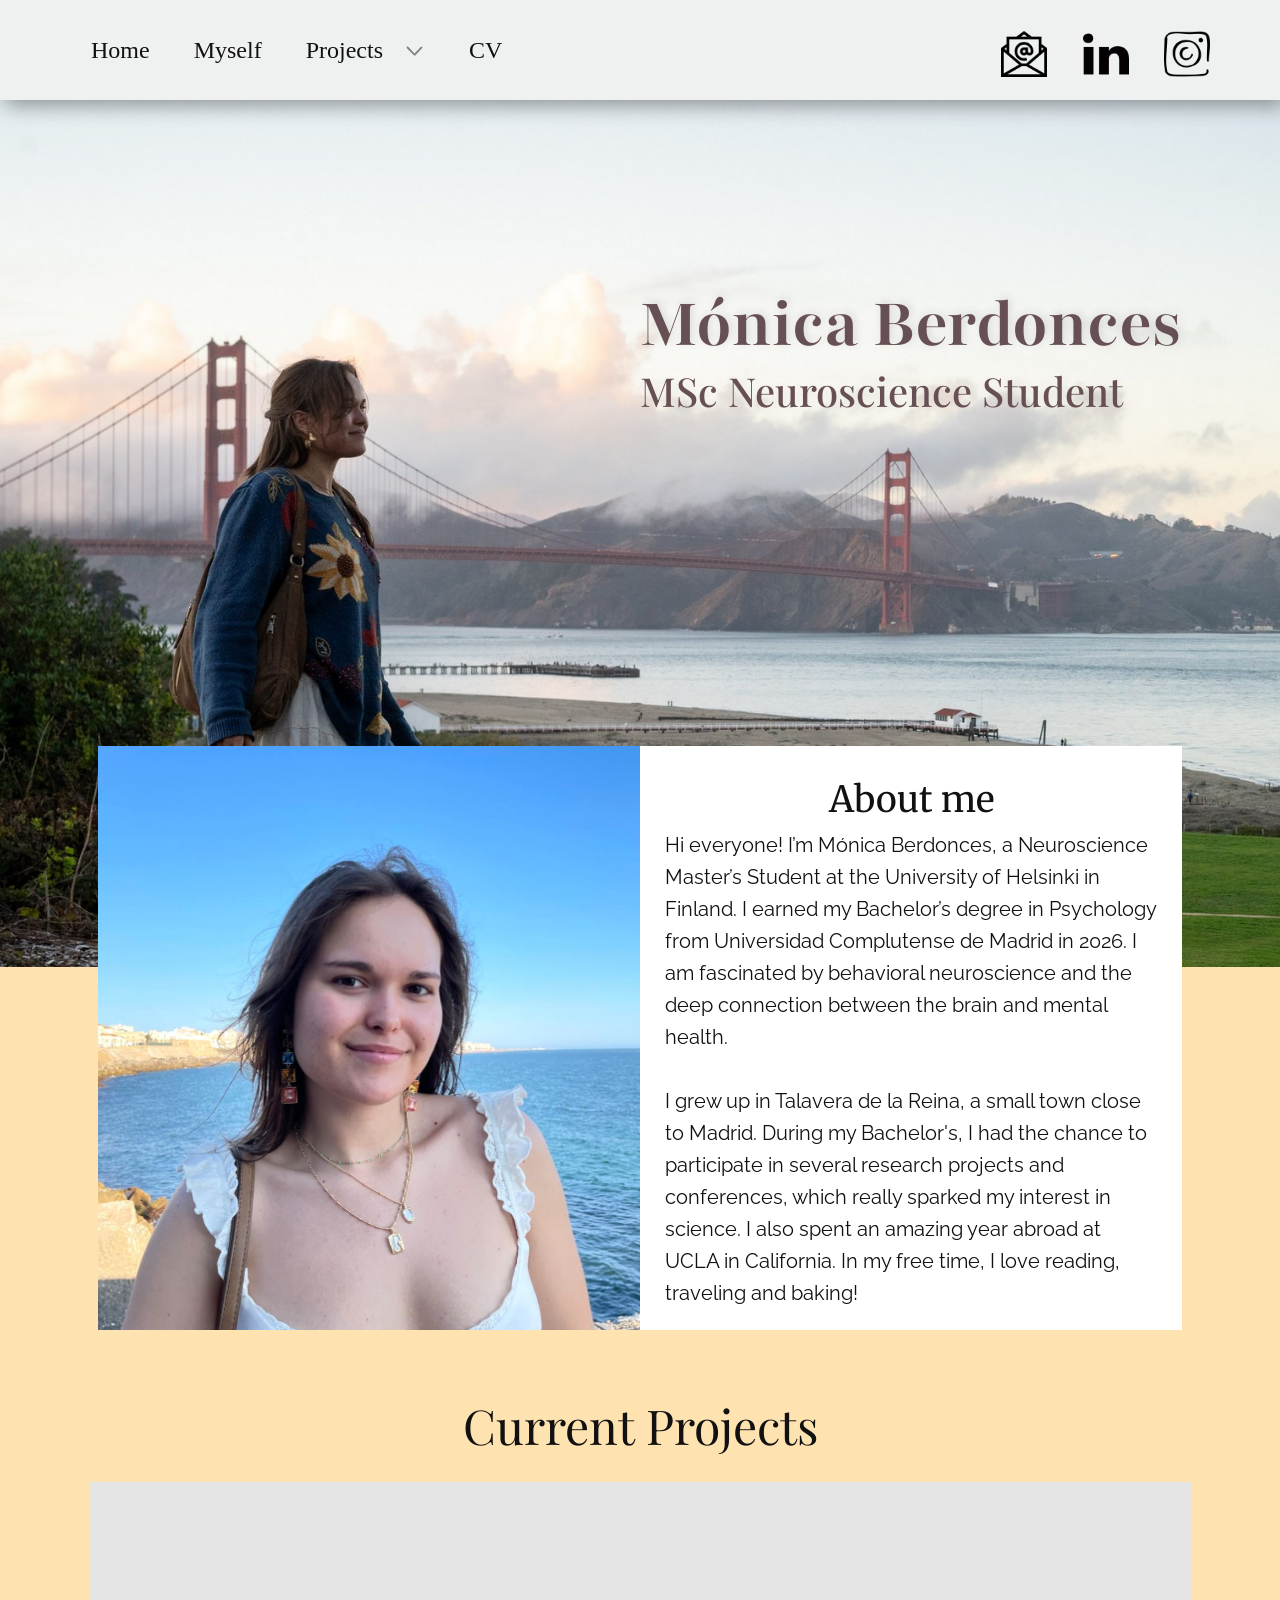
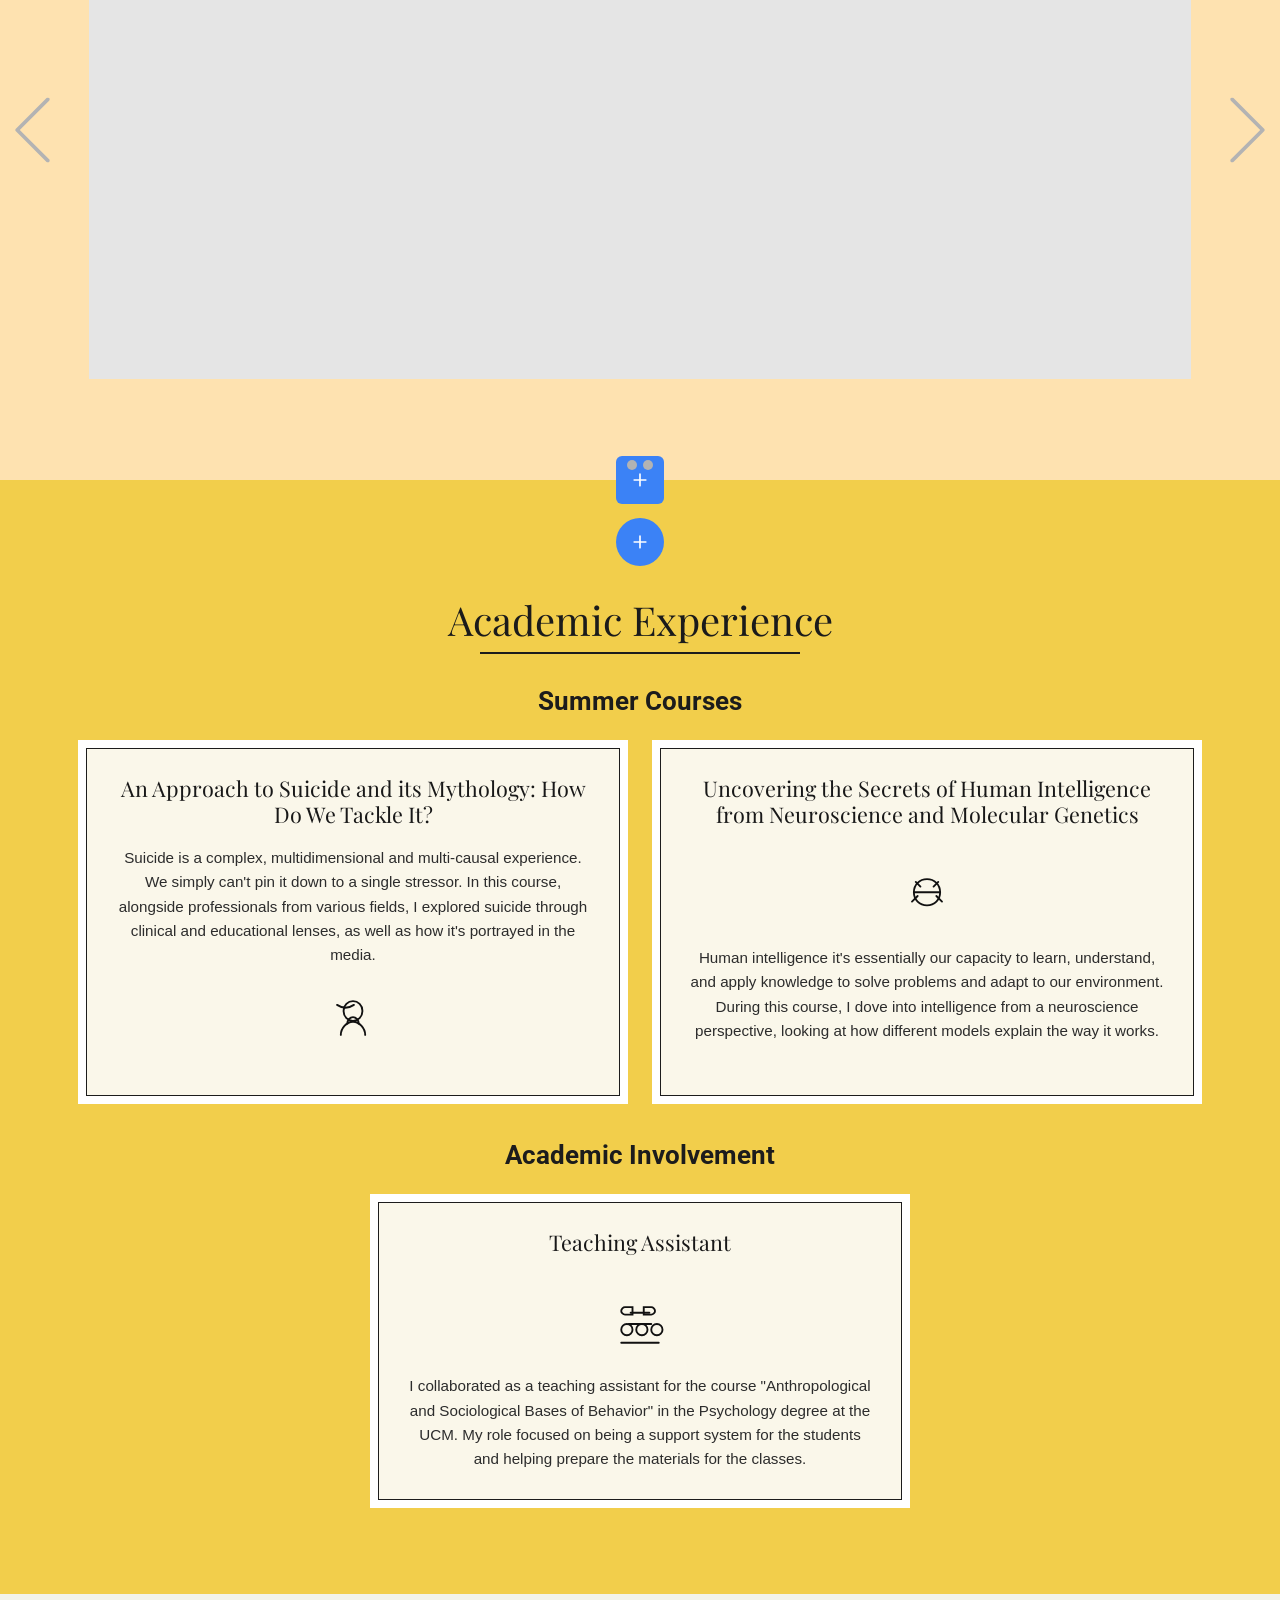
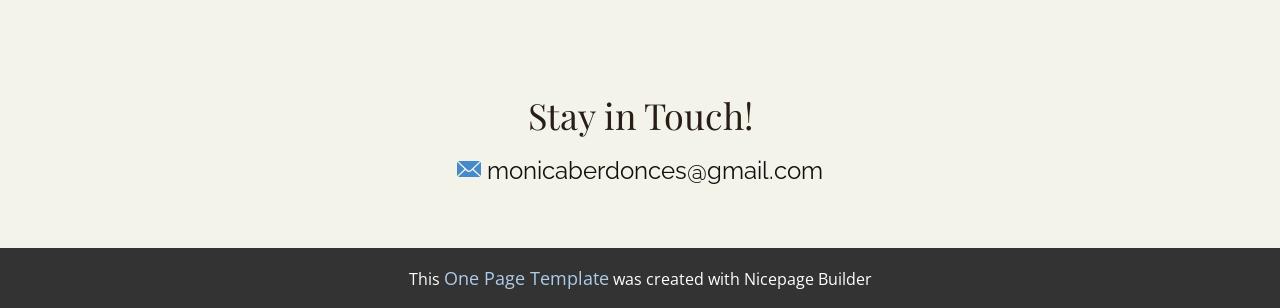
<file: index.html>
<!DOCTYPE html>
<html style="font-size: 16px;" lang="es"><head>
    <meta name="viewport" content="width=device-width, initial-scale=1.0">
    <meta charset="utf-8">
    <meta name="keywords" content="Current Projects">
    <meta name="description" content="">
    <title>Home</title>
    <link rel="stylesheet" href="nicepage.css" media="screen">
<link rel="stylesheet" href="index.css" media="screen">
    <script class="u-script" type="text/javascript" src="jquery.js" defer=""></script>
    <script class="u-script" type="text/javascript" src="nicepage.js" defer=""></script>
    <meta name="generator" content="Nicepage 8.4.0, nicepage.com">
    
    
    
    
    
    
    <link id="u-page-google-font" rel="stylesheet" href="https://fonts.googleapis.com/css2?display=swap&amp;family=Roboto:ital,wght@0,100;0,200;0,300;0,400;0,500;0,600;0,700;0,800;0,900;1,100;1,200;1,300;1,400;1,500;1,600;1,700;1,800;1,900&amp;family=Open+Sans:ital,wght@0,300;0,400;0,500;0,600;0,700;0,800;1,300;1,400;1,500;1,600;1,700;1,800&amp;family=Playfair+Display:ital,wght@0,400;0,500;0,600;0,700;0,800;0,900;1,400;1,500;1,600;1,700;1,800;1,900&amp;family=Merriweather:ital,wght@0,300;0,400;0,500;0,600;0,700;0,800;0,900;1,300;1,400;1,500;1,600;1,700;1,800;1,900&amp;family=Raleway:ital,wght@0,100;0,200;0,300;0,400;0,500;0,600;0,700;0,800;0,900;1,100;1,200;1,300;1,400;1,500;1,600;1,700;1,800;1,900&amp;family=Playfair:ital,wght@0,300;0,400;0,500;0,600;0,700;0,800;0,900;1,300;1,400;1,500;1,600;1,700;1,800;1,900">
    <script type="application/ld+json">{
		"@context": "http://schema.org",
		"@type": "Organization",
		"name": "",
		"sameAs": [
				"mailto:monicaberdonces@gmail.com",
				"https://www.linkedin.com/in/m%C3%B3nica-c%C3%A9spedes-berdonces-22176a174/",
				"https://www.instagram.com/_spinelli.m_/"
		]
}</script>
    <meta name="theme-color" content="#478ac9">
    <meta property="og:title" content="Home">
    <meta property="og:type" content="website">
  <meta data-intl-tel-input-cdn-path="intlTelInput/"></head>
  <body data-home-page="Home.html" data-home-page-title="Home" data-path-to-root="/" data-include-products="false" class="u-body u-clearfix u-xl-mode" data-lang="es"><header class="u-box-shadow u-clearfix u-custom-color-8 u-header u-sticky u-sticky-3488 u-header" id="header"><div class="u-clearfix u-sheet u-valign-middle-lg u-valign-middle-md u-valign-middle-sm u-sheet-1">
        <nav class="u-align-left u-dropdown-icon u-menu u-menu-dropdown u-offcanvas u-menu-1" role="navigation" data-responsive-from="MD">
          <div class="menu-collapse u-custom-font u-font-georgia" style="font-size: 1.5rem;">
            <a class="u-button-style u-custom-border u-hamburger-link u-nav-link" href="#" tabindex="-1" aria-label="Open menu" aria-controls="4e5d">
              <svg class="u-svg-link" preserveAspectRatio="xMidYMin slice" viewBox="0 0 302 302" style=""><use xlink:href="#svg-8a8f"></use></svg>
              <svg xmlns="http://www.w3.org/2000/svg" xmlns:xlink="http://www.w3.org/1999/xlink" version="1.1" id="svg-8a8f" x="0px" y="0px" viewBox="0 0 302 302" style="enable-background:new 0 0 302 302;" xml:space="preserve" class="u-svg-content"><g><rect y="36" width="302" height="30"></rect><rect y="236" width="302" height="30"></rect><rect y="136" width="302" height="30"></rect>
</g><g></g><g></g><g></g><g></g><g></g><g></g><g></g><g></g><g></g><g></g><g></g><g></g><g></g><g></g><g></g></svg>
            </a>
          </div>
          <div class="u-custom-menu u-nav-container">
            <ul role="menubar" class="u-custom-font u-font-georgia u-nav u-unstyled u-nav-1"><li role="none" class="u-nav-item"><a role="menuitem" class="u-button-style u-nav-link u-nav-link-2" href="index.html">Home</a>
</li><li role="none" class="u-nav-item"><a role="menuitem" class="u-button-style u-nav-link u-nav-link-2" href="Myself.html">Myself</a>
</li><li role="none" class="u-nav-item"><a role="menuitem" class="u-button-style u-nav-link u-nav-link-2" href="Projects.html">Projects</a><div class="u-nav-popup"><ul role="menu" class="u-custom-font u-font-raleway u-h-spacing-21 u-nav u-unstyled u-v-spacing-10 u-nav-2" aria-label="Projects menu"><li role="none" class="u-nav-item"><a tabindex="-1" role="menuitem" class="u-button-style u-color-var u-nav-link" href="Projects.html#block-11" data-page-id="2418008076" style="--color-var: #adcce999;">kkjkj</a>
</li></ul>
</div>
</li><li role="none" class="u-nav-item"><a role="menuitem" class="u-button-style u-nav-link u-nav-link-2" href="CV.html">CV</a>
</li></ul>
          </div>
          <div class="u-custom-menu u-nav-container-collapse" id="4e5d" role="region" aria-label="Menu panel">
            <div class="u-align-center u-black u-container-align-center u-container-style u-inner-container-layout u-opacity u-opacity-95 u-sidenav u-sidenav-1">
              <div class="u-inner-container-layout u-sidenav-overflow">
                <div class="u-menu-close" tabindex="-1" aria-label="Close menu"></div>
                <ul class="u-align-center u-nav u-popupmenu-items u-unstyled u-nav-3" role="menubar"><li role="none" class="u-nav-item"><a role="menuitem" class="u-button-style u-nav-link" href="index.html">Home</a>
</li><li role="none" class="u-nav-item"><a role="menuitem" class="u-button-style u-nav-link" href="Myself.html">Myself</a>
</li><li role="none" class="u-nav-item"><a role="menuitem" class="u-button-style u-nav-link" href="Projects.html">Projects</a><div class="u-nav-popup"><ul role="menu" class="u-custom-font u-font-raleway u-h-spacing-21 u-nav u-unstyled u-v-spacing-10 u-nav-4" aria-label="Projects menu"><li role="none" class="u-nav-item"><a tabindex="-1" role="menuitem" class="u-button-style u-nav-link" href="Projects.html#block-11" data-page-id="2418008076">kkjkj</a>
</li></ul>
</div>
</li><li role="none" class="u-nav-item"><a role="menuitem" class="u-button-style u-nav-link" href="CV.html">CV</a>
</li></ul>
              </div>
            </div>
            <div class="u-black u-menu-overlay u-opacity u-opacity-70"></div>
          </div>
          <style class="menu-style">@media (max-width: 939px) {
                    [data-responsive-from="MD"] .u-nav-container {
                        display: none;
                    }
                    [data-responsive-from="MD"] .menu-collapse {
                        display: block;
                    }
                }</style>
        </nav>
        <div class="u-social-icons u-social-icons-1">
          <a class="u-social-url" title="Email" target="_blank" href="mailto:monicaberdonces@gmail.com"><span class="u-file-icon u-icon u-social-facebook u-social-icon u-icon-1"><img src="images/1917716.png" alt=""></span>
          </a>
          <a class="u-social-url" title="Linkedin" target="_blank" href="https://www.linkedin.com/in/m%C3%B3nica-c%C3%A9spedes-berdonces-22176a174/"><span class="u-file-icon u-icon u-social-icon u-social-twitter u-icon-2"><img src="images/2397.png" alt=""></span>
          </a>
          <a class="u-social-url" title="Instagram" target="_blank" href="https://www.instagram.com/_spinelli.m_/"><span class="u-file-icon u-icon u-social-icon u-social-instagram u-icon-3"><img src="images/5618785.png" alt=""></span>
          </a>
        </div>
      </div></header>
    <section class="u-clearfix u-image u-section-1" id="block-1" data-image-width="4898" data-image-height="3265">
      <div class="u-clearfix u-sheet u-sheet-1">
        <p class="u-custom-font u-small-text u-text u-text-custom-color-5 u-text-variant u-text-1">Mónica Berdonces</p>
        <p class="u-custom-font u-font-playfair-display u-small-text u-text u-text-custom-color-5 u-text-variant u-text-2">MSc Neuroscience Student </p>
      </div>
    </section>
    <section class="u-clearfix u-custom-color-15 u-section-2" id="block-2">
      <div class="u-clearfix u-sheet u-sheet-1">
        <div class="u-container-style u-group u-shape-rectangle u-white u-group-1" data-image-width="1200" data-image-height="1600">
          <div class="u-container-layout u-container-layout-1">
            <p class="u-custom-font u-font-merriweather u-text u-text-default u-text-1"> About me</p>
            <p class="u-align-left u-custom-font u-font-raleway u-text u-text-2"><b><span style="font-weight: 400;">Hi everyo</span><span style="font-weight: 400;">ne! I’m Mónica Berdonces, a Neuroscience Master’s Student at the University of Helsinki in Finland. I earned my Bachelor’s degree in Psychology from Universidad Complutense de Madrid in 2026. I am fascinated by behavioral neuroscience and the deep connection between the brain and mental health.<br>
                  <br>I grew up in Talavera de la Reina, a small town close to Madrid. During my Bachelor's, I had the chance to participate in several research projects and conferences, which really sparked my interest in science. I also spent an amazing year abroad at UCLA in California. In my free time, I love reading, traveling and baking!</span></b>
            </p>
          </div>
        </div>
        <div class="u-container-style u-group u-image u-image-1" data-image-width="1200" data-image-height="1600">
          <div class="u-container-layout u-container-layout-2"></div>
        </div>
      </div>
    </section>
    <section class="u-carousel u-slide u-block-354d-1" id="carousel-0ed1" data-interval="5000" data-u-ride="carousel">
      <ol class="u-absolute-hcenter u-carousel-indicators u-block-354d-2">
        <li data-u-target="#carousel-0ed1" data-u-slide-to="0" class="u-active u-grey-30 u-shape-circle" style="width: 10px; height: 10px;"></li>
        <li data-u-target="#carousel-0ed1" class="u-grey-30 u-shape-circle" style="width: 10px; height: 10px;" data-u-slide-to="1"></li>
      </ol>
      <div class="u-carousel-inner" role="listbox">
        <div class="u-active u-carousel-item u-clearfix u-custom-color-15 u-section-3-1">
          <div class="u-clearfix u-sheet u-sheet-1">
            <h2 class="u-custom-font u-font-playfair-display u-text u-text-default u-text-1">Current Projects</h2>
            <div class="u-container-style u-grey-10 u-group u-group-1">
              <div class="u-container-layout u-container-layout-1"></div>
            </div>
          </div>
        </div>
        <div class="u-carousel-item u-clearfix u-section-3-2">
          <div class="u-clearfix u-sheet u-sheet-1"></div>
        </div>
      </div>
      <a class="u-absolute-vcenter u-carousel-control u-carousel-control-prev u-text-grey-30 u-block-354d-3" href="#carousel-0ed1" role="button" data-u-slide="prev"><span aria-hidden="true">
          <svg class="u-svg-link" viewBox="0 0 477.175 477.175"><path d="M145.188,238.575l215.5-215.5c5.3-5.3,5.3-13.8,0-19.1s-13.8-5.3-19.1,0l-225.1,225.1c-5.3,5.3-5.3,13.8,0,19.1l225.1,225
                    c2.6,2.6,6.1,4,9.5,4s6.9-1.3,9.5-4c5.3-5.3,5.3-13.8,0-19.1L145.188,238.575z"></path></svg></span><span class="sr-only">Previous</span>
      </a>
      <a class="u-absolute-vcenter u-carousel-control u-carousel-control-next u-text-grey-30 u-block-354d-4" href="#carousel-0ed1" role="button" data-u-slide="next"><span aria-hidden="true">
          <svg class="u-svg-link" viewBox="0 0 477.175 477.175"><path d="M360.731,229.075l-225.1-225.1c-5.3-5.3-13.8-5.3-19.1,0s-5.3,13.8,0,19.1l215.5,215.5l-215.5,215.5
                    c-5.3,5.3-5.3,13.8,0,19.1c2.6,2.6,6.1,4,9.5,4c3.4,0,6.9-1.3,9.5-4l225.1-225.1C365.931,242.875,365.931,234.275,360.731,229.075z"></path></svg></span><span class="sr-only">Siguiente</span>
      </a>
    </section>
    <section class="academic-experience" id="academic-experience">
      <div class="academic-experience__topbar">
        <div class="academic-experience__topbar-icon academic-experience__topbar-icon--left" aria-hidden="true">
          <svg viewBox="0 0 24 24" fill="none" xmlns="http://www.w3.org/2000/svg"><path d="M12 5v14M5 12h14" stroke="currentColor" stroke-width="2" stroke-linecap="round"/></svg>
        </div>
        <div class="academic-experience__topbar-icon academic-experience__topbar-icon--center" aria-hidden="true">
          <svg viewBox="0 0 24 24" fill="none" xmlns="http://www.w3.org/2000/svg"><path d="M12 5v14M5 12h14" stroke="currentColor" stroke-width="2" stroke-linecap="round"/></svg>
        </div>
      </div>
      <div class="academic-experience__main">
        <div class="academic-experience__title-group">
          <h2>Academic Experience</h2>
          <div class="academic-experience__title-underline"></div>
        </div>
        <div class="academic-experience__subsection">
          <h3>Summer Courses</h3>
          <div class="summer-courses-grid">
            <div class="course-card">
              <h4>An Approach to Suicide and its Mythology: How Do We Tackle It?</h4>
              <p>Suicide is a complex, multidimensional and multi-causal experience. We simply can't pin it down to a single stressor. In this course, alongside professionals from various fields, I explored suicide through clinical and educational lenses, as well as how it's portrayed in the media.</p>
              <div class="card-icon" aria-hidden="true">
                <svg viewBox="0 0 64 64" fill="none" xmlns="http://www.w3.org/2000/svg"><path d="M32 14a10 10 0 0 1 10 10v1a10 10 0 0 1-20 0v-1a10 10 0 0 1 10-10Z" stroke="currentColor" stroke-width="2" stroke-linecap="round" stroke-linejoin="round"/><path d="M19 50c0-7 6-14 13-14s13 7 13 14" stroke="currentColor" stroke-width="2" stroke-linecap="round" stroke-linejoin="round"/><path d="M26 38c0-4 3-7 6-7s6 3 6 7" stroke="currentColor" stroke-width="2" stroke-linecap="round" stroke-linejoin="round"/><path d="M15 18c6 4 12 4 18 0" stroke="currentColor" stroke-width="2" stroke-linecap="round"/></svg>
              </div>
            </div>
            <div class="course-card">
              <h4>Uncovering the Secrets of Human Intelligence from Neuroscience and Molecular Genetics</h4>
              <div class="card-icon" aria-hidden="true">
                <svg viewBox="0 0 64 64" fill="none" xmlns="http://www.w3.org/2000/svg"><path d="M18 28c0-8 6-14 14-14s14 6 14 14-6 14-14 14S18 36 18 28Z" stroke="currentColor" stroke-width="2" stroke-linecap="round" stroke-linejoin="round"/><path d="M18 28H46M25 22l-5-5M39 22l5-5M22 32l-6 6M42 32l6 6" stroke="currentColor" stroke-width="2" stroke-linecap="round" stroke-linejoin="round"/></svg>
              </div>
              <p>Human intelligence it's essentially our capacity to learn, understand, and apply knowledge to solve problems and adapt to our environment. During this course, I dove into intelligence from a neuroscience perspective, looking at how different models explain the way it works.</p>
            </div>
          </div>
        </div>
        <div class="academic-experience__subsection">
          <h3>Academic Involvement</h3>
          <div class="involvement-card">
            <h4>Teaching Assistant</h4>
            <div class="card-icon" aria-hidden="true">
              <svg viewBox="0 0 64 64" fill="none" xmlns="http://www.w3.org/2000/svg"><path d="M18 44a6 6 0 1 1 0-12 6 6 0 0 1 0 12Z" stroke="currentColor" stroke-width="2"/><path d="M34 44a6 6 0 1 1 0-12 6 6 0 0 1 0 12Z" stroke="currentColor" stroke-width="2"/><path d="M50 44a6 6 0 1 1 0-12 6 6 0 0 1 0 12Z" stroke="currentColor" stroke-width="2"/><path d="M12 52h40" stroke="currentColor" stroke-width="2" stroke-linecap="round"/><path d="M20 32h24" stroke="currentColor" stroke-width="2" stroke-linecap="round"/><path d="M22 20h20" stroke="currentColor" stroke-width="2" stroke-linecap="round"/><path d="M12 18c0-2 2-4 4-4h8v8h-8c-2 0-4-2-4-4ZM48 18c0-2-2-4-4-4h-8v8h8c2 0 4-2 4-4Z" stroke="currentColor" stroke-width="2" fill="none"/></svg>
            </div>
            <p>I collaborated as a teaching assistant for the course "Anthropological and Sociological Bases of Behavior" in the Psychology degree at the UCM. My role focused on being a support system for the students and helping prepare the materials for the classes.</p>
          </div>
        </div>
      </div>
    </section>
    <footer class="u-align-center u-clearfix u-container-align-center u-custom-color-11 u-footer u-footer" id="footer"><div class="u-clearfix u-sheet u-sheet-1">
        <p class="u-custom-font u-font-playfair-display u-text u-text-custom-color-6 u-text-default u-text-1">Stay in Touch!</p>
        <a href="mailto:monicaberdonces@gmail.com" class="u-active-none u-btn u-btn-rectangle u-button-style u-custom-font u-font-raleway u-hover-none u-none u-text-body-color u-btn-1"><span class="u-icon u-icon-1"><svg class="u-svg-content" viewBox="0 0 24 16" x="0px" y="0px" style="width: 1em; height: 1em;"><path fill="currentColor" d="M23.8,1.1l-7.3,6.8l7.3,6.8c0.1-0.2,0.2-0.6,0.2-0.9V2C24,1.7,23.9,1.4,23.8,1.1z M21.8,0H2.2
	c-0.4,0-0.7,0.1-1,0.2L10.6,9c0.8,0.8,2.2,0.8,3,0l9.2-8.7C22.6,0.1,22.2,0,21.8,0z M0.2,1.1C0.1,1.4,0,1.7,0,2V14
	c0,0.3,0.1,0.6,0.2,0.9l7.3-6.8L0.2,1.1z M15.5,9l-1.1,1c-1.3,1.2-3.6,1.2-4.9,0l-1-1l-7.3,6.8c0.2,0.1,0.6,0.2,1,0.2H22
	c0.4,0,0.6-0.1,1-0.2L15.5,9z"></path></svg></span>&nbsp;monicaberdonces@gmail.com
        </a>
      </div></footer>
    <section class="u-backlink u-clearfix u-grey-80"> This <a href="https://nicepage.com/one-page-template">One Page Template</a> was created with Nicepage Builder 
    </section>
  
</body></html>
</file>
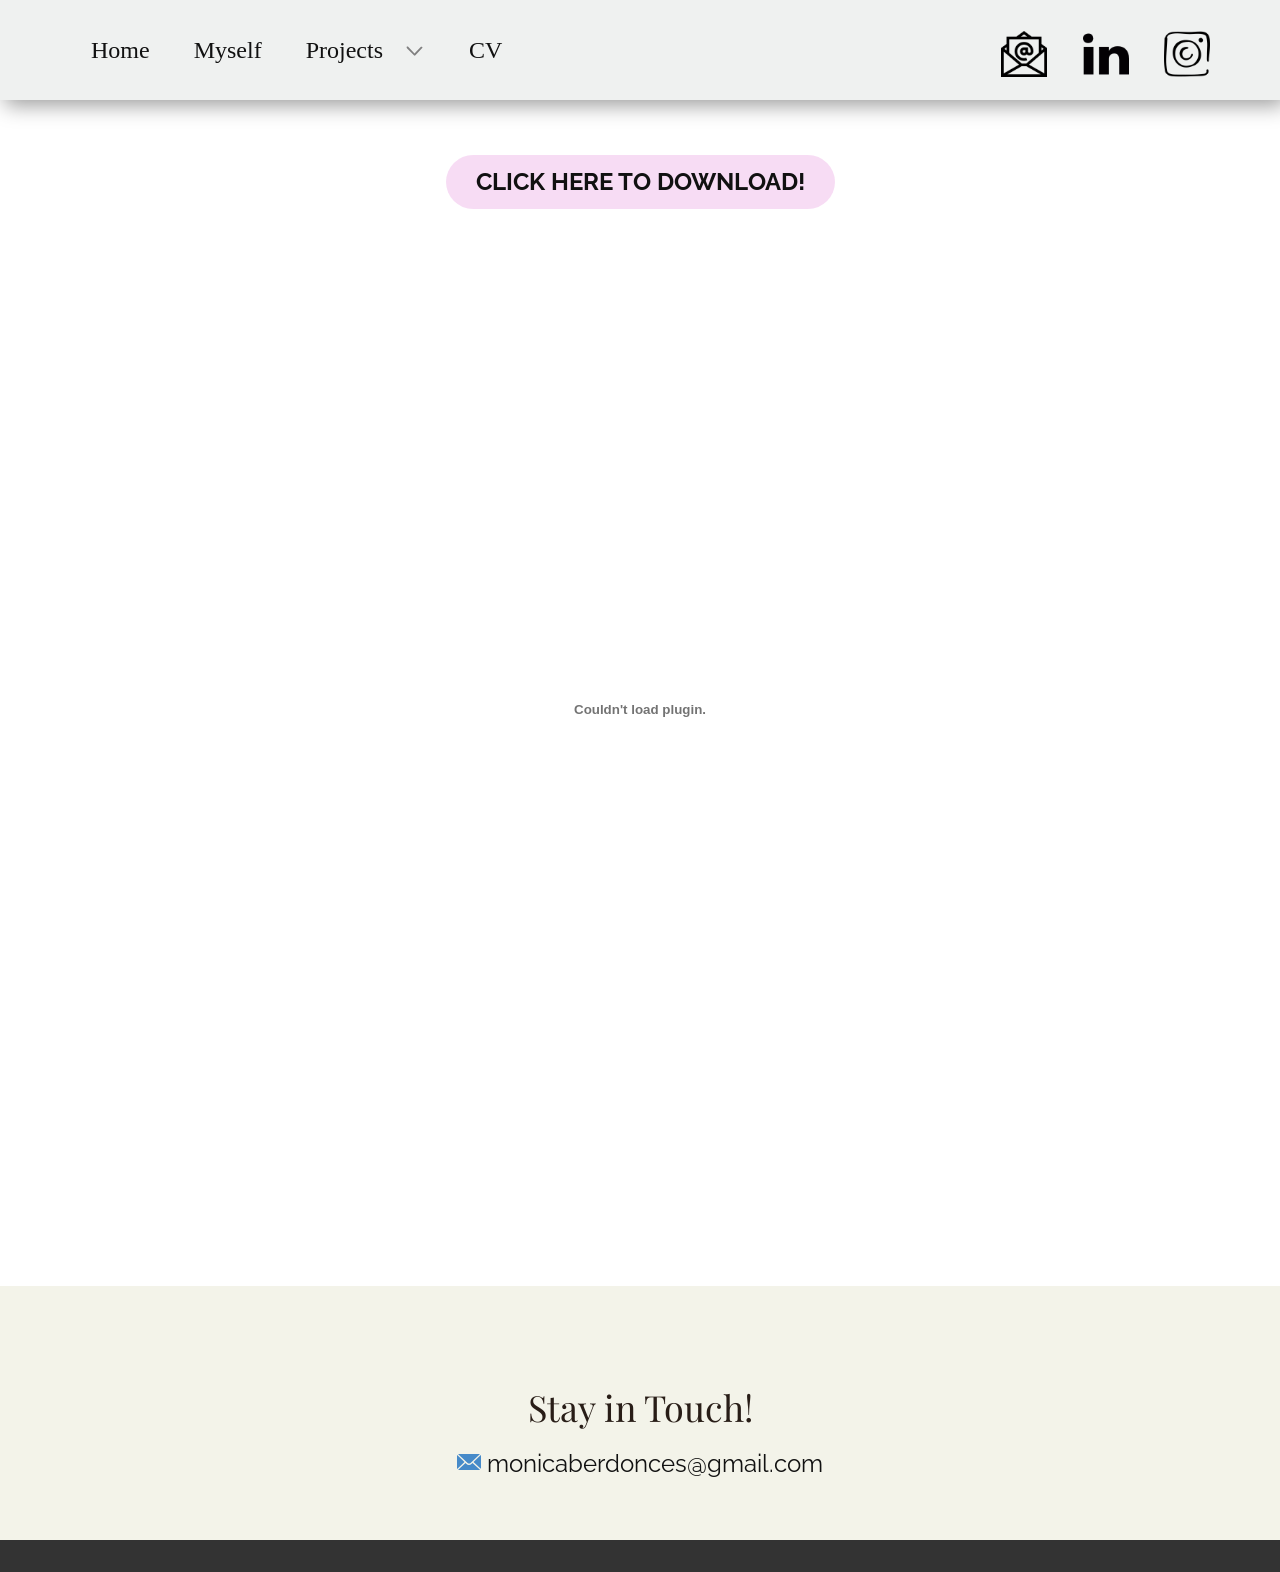
<file: CV.html>
﻿<!DOCTYPE html>
<html style="font-size: 16px;" lang="es"><head>
    <meta name="viewport" content="width=device-width, initial-scale=1.0">
    <meta charset="utf-8">
    <meta name="keywords" content="">
    <meta name="description" content="">
    <title>CV</title>
    <link rel="stylesheet" href="nicepage.css" media="screen">
<link rel="stylesheet" href="CV.css" media="screen">
    <script class="u-script" type="text/javascript" src="jquery.js" defer=""></script>
    <script class="u-script" type="text/javascript" src="nicepage.js" defer=""></script>
    <meta name="generator" content="Nicepage 8.4.0, nicepage.com">
    
    
    
    
    <link id="u-page-google-font" rel="stylesheet" href="https://fonts.googleapis.com/css2?display=swap&amp;family=Roboto:ital,wght@0,100;0,200;0,300;0,400;0,500;0,600;0,700;0,800;0,900;1,100;1,200;1,300;1,400;1,500;1,600;1,700;1,800;1,900&amp;family=Open+Sans:ital,wght@0,300;0,400;0,500;0,600;0,700;0,800;1,300;1,400;1,500;1,600;1,700;1,800&amp;family=Raleway:ital,wght@0,100;0,200;0,300;0,400;0,500;0,600;0,700;0,800;0,900;1,100;1,200;1,300;1,400;1,500;1,600;1,700;1,800;1,900&amp;family=Playfair+Display:ital,wght@0,400;0,500;0,600;0,700;0,800;0,900;1,400;1,500;1,600;1,700;1,800;1,900">
    <script type="application/ld+json">{
		"@context": "http://schema.org",
		"@type": "Organization",
		"name": "",
		"sameAs": [
				"mailto:monicaberdonces@gmail.com",
				"https://www.linkedin.com/in/m%C3%B3nica-c%C3%A9spedes-berdonces-22176a174/",
				"https://www.instagram.com/_spinelli.m_/"
		]
}</script>
    <meta name="theme-color" content="#478ac9">
    <meta property="og:title" content="CV">
    <meta property="og:type" content="website">
  <meta data-intl-tel-input-cdn-path="intlTelInput/"></head>
  <body data-path-to-root="/" data-include-products="false" class="u-body u-clearfix u-xl-mode" data-lang="es"><header class="u-box-shadow u-clearfix u-custom-color-8 u-header u-sticky u-sticky-3488 u-header" id="header"><div class="u-clearfix u-sheet u-valign-middle-lg u-valign-middle-md u-valign-middle-sm u-sheet-1">
        <nav class="u-align-left u-dropdown-icon u-menu u-menu-dropdown u-offcanvas u-menu-1" role="navigation" data-responsive-from="MD">
          <div class="menu-collapse u-custom-font u-font-georgia" style="font-size: 1.5rem;">
            <a class="u-button-style u-custom-border u-hamburger-link u-nav-link" href="#" tabindex="-1" aria-label="Open menu" aria-controls="4e5d">
              <svg class="u-svg-link" preserveAspectRatio="xMidYMin slice" viewBox="0 0 302 302" style=""><use xlink:href="#svg-8a8f"></use></svg>
              <svg xmlns="http://www.w3.org/2000/svg" xmlns:xlink="http://www.w3.org/1999/xlink" version="1.1" id="svg-8a8f" x="0px" y="0px" viewBox="0 0 302 302" style="enable-background:new 0 0 302 302;" xml:space="preserve" class="u-svg-content"><g><rect y="36" width="302" height="30"></rect><rect y="236" width="302" height="30"></rect><rect y="136" width="302" height="30"></rect>
</g><g></g><g></g><g></g><g></g><g></g><g></g><g></g><g></g><g></g><g></g><g></g><g></g><g></g><g></g><g></g></svg>
            </a>
          </div>
          <div class="u-custom-menu u-nav-container">
            <ul role="menubar" class="u-custom-font u-font-georgia u-nav u-unstyled u-nav-1"><li role="none" class="u-nav-item"><a role="menuitem" class="u-button-style u-nav-link u-nav-link-2" href="index.html">Home</a>
</li><li role="none" class="u-nav-item"><a role="menuitem" class="u-button-style u-nav-link u-nav-link-2" href="Myself.html">Myself</a>
</li><li role="none" class="u-nav-item"><a role="menuitem" class="u-button-style u-nav-link u-nav-link-2" href="Projects.html">Projects</a><div class="u-nav-popup"><ul role="menu" class="u-custom-font u-font-raleway u-h-spacing-21 u-nav u-unstyled u-v-spacing-10 u-nav-2" aria-label="Projects menu"><li role="none" class="u-nav-item"><a tabindex="-1" role="menuitem" class="u-button-style u-color-var u-nav-link" href="Projects.html#block-11" data-page-id="2418008076" style="--color-var: #adcce999;">kkjkj</a>
</li></ul>
</div>
</li><li role="none" class="u-nav-item"><a role="menuitem" class="u-button-style u-nav-link u-nav-link-2" href="CV.html">CV</a>
</li></ul>
          </div>
          <div class="u-custom-menu u-nav-container-collapse" id="4e5d" role="region" aria-label="Menu panel">
            <div class="u-align-center u-black u-container-align-center u-container-style u-inner-container-layout u-opacity u-opacity-95 u-sidenav u-sidenav-1">
              <div class="u-inner-container-layout u-sidenav-overflow">
                <div class="u-menu-close" tabindex="-1" aria-label="Close menu"></div>
                <ul class="u-align-center u-nav u-popupmenu-items u-unstyled u-nav-3" role="menubar"><li role="none" class="u-nav-item"><a role="menuitem" class="u-button-style u-nav-link" href="index.html">Home</a>
</li><li role="none" class="u-nav-item"><a role="menuitem" class="u-button-style u-nav-link" href="Myself.html">Myself</a>
</li><li role="none" class="u-nav-item"><a role="menuitem" class="u-button-style u-nav-link" href="Projects.html">Projects</a><div class="u-nav-popup"><ul role="menu" class="u-custom-font u-font-raleway u-h-spacing-21 u-nav u-unstyled u-v-spacing-10 u-nav-4" aria-label="Projects menu"><li role="none" class="u-nav-item"><a tabindex="-1" role="menuitem" class="u-button-style u-nav-link" href="Projects.html#block-11" data-page-id="2418008076">kkjkj</a>
</li></ul>
</div>
</li><li role="none" class="u-nav-item"><a role="menuitem" class="u-button-style u-nav-link" href="CV.html">CV</a>
</li></ul>
              </div>
            </div>
            <div class="u-black u-menu-overlay u-opacity u-opacity-70"></div>
          </div>
          <style class="menu-style">@media (max-width: 939px) {
                    [data-responsive-from="MD"] .u-nav-container {
                        display: none;
                    }
                    [data-responsive-from="MD"] .menu-collapse {
                        display: block;
                    }
                }</style>
        </nav>
        <div class="u-social-icons u-social-icons-1">
          <a class="u-social-url" title="Email" target="_blank" href="mailto:monicaberdonces@gmail.com"><span class="u-file-icon u-icon u-social-facebook u-social-icon u-icon-1"><img src="images/1917716.png" alt=""></span>
          </a>
          <a class="u-social-url" title="Linkedin" target="_blank" href="https://www.linkedin.com/in/m%C3%B3nica-c%C3%A9spedes-berdonces-22176a174/"><span class="u-file-icon u-icon u-social-icon u-social-twitter u-icon-2"><img src="images/2397.png" alt=""></span>
          </a>
          <a class="u-social-url" title="Instagram" target="_blank" href="https://www.instagram.com/_spinelli.m_/"><span class="u-file-icon u-icon u-social-icon u-social-instagram u-icon-3"><img src="images/5618785.png" alt=""></span>
          </a>
        </div>
      </div></header>
    <section class="u-clearfix u-section-1" id="block-6">
      <div class="u-clearfix u-sheet u-sheet-1">
        <a href="files/04.2026.pdf" class="u-btn u-btn-round u-button-style u-custom-color-20 u-custom-font u-file-link u-font-raleway u-radius u-btn-1" target="_blank">CLICK HERE TO DOWNLOAD! </a>
        <div class="u-clearfix u-custom-html u-custom-html-1">
          <embed src="file:///C:/Users/Monica/Downloads/04.2026.pdf" type="application/pdf" width="100%" height="900px">
        </div>
      </div>
    </section>
    
    
    
    
    <footer class="u-align-center u-clearfix u-container-align-center u-custom-color-11 u-footer u-footer" id="footer"><div class="u-clearfix u-sheet u-sheet-1">
        <p class="u-custom-font u-font-playfair-display u-text u-text-custom-color-6 u-text-default u-text-1">Stay in Touch!</p>
        <a href="mailto:monicaberdonces@gmail.com" class="u-active-none u-btn u-btn-rectangle u-button-style u-custom-font u-font-raleway u-hover-none u-none u-text-body-color u-btn-1"><span class="u-icon u-icon-1"><svg class="u-svg-content" viewBox="0 0 24 16" x="0px" y="0px" style="width: 1em; height: 1em;"><path fill="currentColor" d="M23.8,1.1l-7.3,6.8l7.3,6.8c0.1-0.2,0.2-0.6,0.2-0.9V2C24,1.7,23.9,1.4,23.8,1.1z M21.8,0H2.2
	c-0.4,0-0.7,0.1-1,0.2L10.6,9c0.8,0.8,2.2,0.8,3,0l9.2-8.7C22.6,0.1,22.2,0,21.8,0z M0.2,1.1C0.1,1.4,0,1.7,0,2V14
	c0,0.3,0.1,0.6,0.2,0.9l7.3-6.8L0.2,1.1z M15.5,9l-1.1,1c-1.3,1.2-3.6,1.2-4.9,0l-1-1l-7.3,6.8c0.2,0.1,0.6,0.2,1,0.2H22
	c0.4,0,0.6-0.1,1-0.2L15.5,9z"></path></svg></span>&nbsp;monicaberdonces@gmail.com
        </a>
      </div></footer>
    <section class="u-backlink u-clearfix u-grey-80"></section>
  
</body></html>
</file>
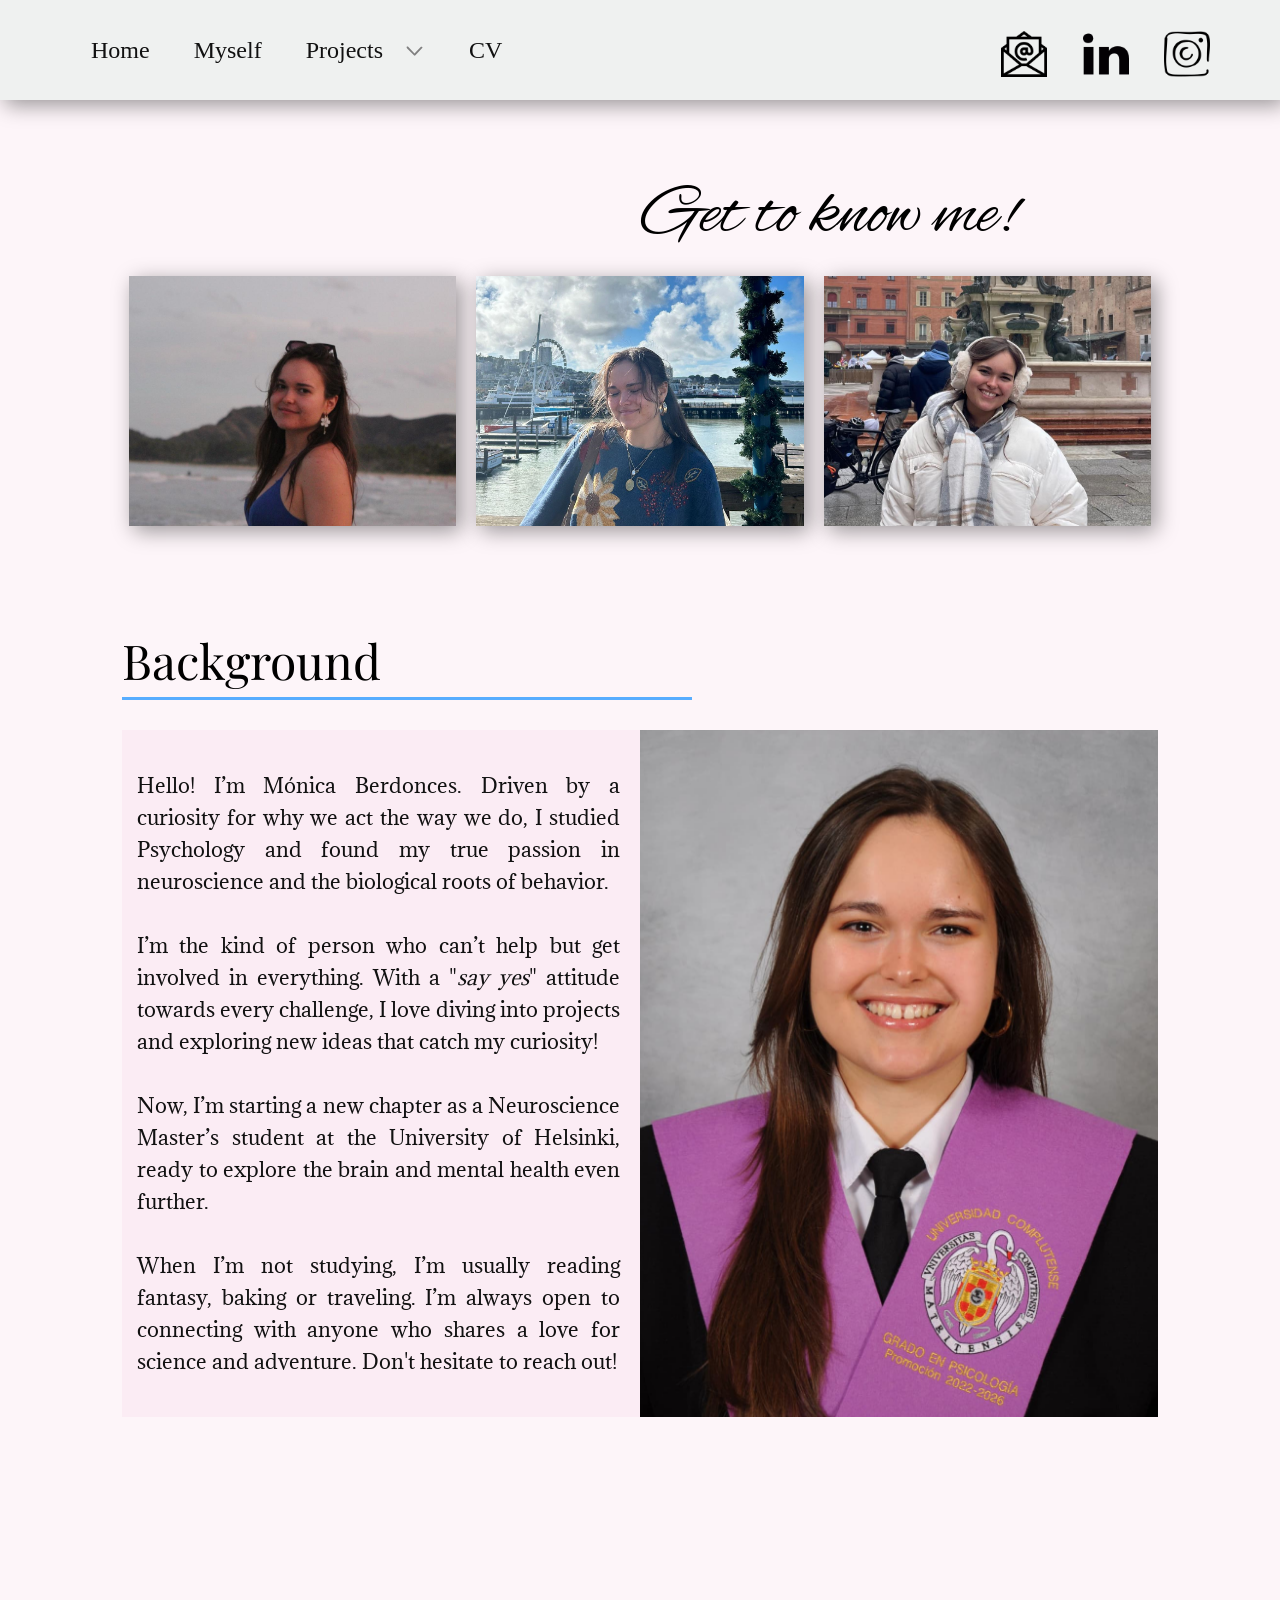
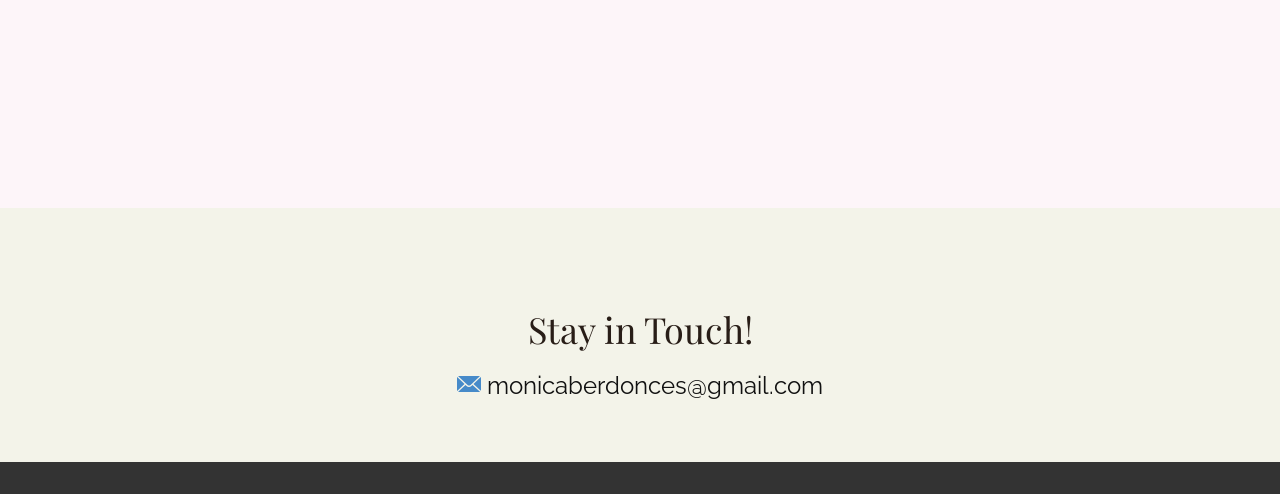
<file: Myself.html>
﻿<!DOCTYPE html>
<html style="font-size: 16px;" lang="es"><head>
    <meta name="viewport" content="width=device-width, initial-scale=1.0">
    <meta charset="utf-8">
    <meta name="keywords" content="">
    <meta name="description" content="">
    <title>Myself</title>
    <link rel="stylesheet" href="nicepage.css" media="screen">
<link rel="stylesheet" href="Myself.css" media="screen">
    <script class="u-script" type="text/javascript" src="jquery.js" defer=""></script>
    <script class="u-script" type="text/javascript" src="nicepage.js" defer=""></script>
    <meta name="generator" content="Nicepage 8.4.0, nicepage.com">
    
    
    
    
    <link id="u-page-google-font" rel="stylesheet" href="https://fonts.googleapis.com/css2?display=swap&amp;family=Roboto:ital,wght@0,100;0,200;0,300;0,400;0,500;0,600;0,700;0,800;0,900;1,100;1,200;1,300;1,400;1,500;1,600;1,700;1,800;1,900&amp;family=Open+Sans:ital,wght@0,300;0,400;0,500;0,600;0,700;0,800;1,300;1,400;1,500;1,600;1,700;1,800&amp;family=Playfair+Display:ital,wght@0,400;0,500;0,600;0,700;0,800;0,900;1,400;1,500;1,600;1,700;1,800;1,900&amp;family=Alex+Brush:wght@400&amp;family=Adamina:wght@400&amp;family=Raleway:ital,wght@0,100;0,200;0,300;0,400;0,500;0,600;0,700;0,800;0,900;1,100;1,200;1,300;1,400;1,500;1,600;1,700;1,800;1,900">
    <script type="application/ld+json">{
		"@context": "http://schema.org",
		"@type": "Organization",
		"name": "",
		"sameAs": [
				"mailto:monicaberdonces@gmail.com",
				"https://www.linkedin.com/in/m%C3%B3nica-c%C3%A9spedes-berdonces-22176a174/",
				"https://www.instagram.com/_spinelli.m_/"
		]
}</script>
    <meta name="theme-color" content="#478ac9">
    <meta property="og:title" content="Myself">
    <meta property="og:type" content="website">
  <meta data-intl-tel-input-cdn-path="intlTelInput/"></head>
  <body data-path-to-root="/" data-include-products="false" class="u-body u-clearfix u-xl-mode" data-lang="es"><header class="u-box-shadow u-clearfix u-custom-color-8 u-header u-sticky u-sticky-3488 u-header" id="header"><div class="u-clearfix u-sheet u-valign-middle-lg u-valign-middle-md u-valign-middle-sm u-sheet-1">
        <nav class="u-align-left u-dropdown-icon u-menu u-menu-dropdown u-offcanvas u-menu-1" role="navigation" data-responsive-from="MD">
          <div class="menu-collapse u-custom-font u-font-georgia" style="font-size: 1.5rem;">
            <a class="u-button-style u-custom-border u-hamburger-link u-nav-link" href="#" tabindex="-1" aria-label="Open menu" aria-controls="4e5d">
              <svg class="u-svg-link" preserveAspectRatio="xMidYMin slice" viewBox="0 0 302 302" style=""><use xlink:href="#svg-8a8f"></use></svg>
              <svg xmlns="http://www.w3.org/2000/svg" xmlns:xlink="http://www.w3.org/1999/xlink" version="1.1" id="svg-8a8f" x="0px" y="0px" viewBox="0 0 302 302" style="enable-background:new 0 0 302 302;" xml:space="preserve" class="u-svg-content"><g><rect y="36" width="302" height="30"></rect><rect y="236" width="302" height="30"></rect><rect y="136" width="302" height="30"></rect>
</g><g></g><g></g><g></g><g></g><g></g><g></g><g></g><g></g><g></g><g></g><g></g><g></g><g></g><g></g><g></g></svg>
            </a>
          </div>
          <div class="u-custom-menu u-nav-container">
            <ul role="menubar" class="u-custom-font u-font-georgia u-nav u-unstyled u-nav-1"><li role="none" class="u-nav-item"><a role="menuitem" class="u-button-style u-nav-link u-nav-link-2" href="index.html">Home</a>
</li><li role="none" class="u-nav-item"><a role="menuitem" class="u-button-style u-nav-link u-nav-link-2" href="Myself.html">Myself</a>
</li><li role="none" class="u-nav-item"><a role="menuitem" class="u-button-style u-nav-link u-nav-link-2" href="Projects.html">Projects</a><div class="u-nav-popup"><ul role="menu" class="u-custom-font u-font-raleway u-h-spacing-21 u-nav u-unstyled u-v-spacing-10 u-nav-2" aria-label="Projects menu"><li role="none" class="u-nav-item"><a tabindex="-1" role="menuitem" class="u-button-style u-color-var u-nav-link" href="Projects.html#block-11" data-page-id="2418008076" style="--color-var: #adcce999;">kkjkj</a>
</li></ul>
</div>
</li><li role="none" class="u-nav-item"><a role="menuitem" class="u-button-style u-nav-link u-nav-link-2" href="CV.html">CV</a>
</li></ul>
          </div>
          <div class="u-custom-menu u-nav-container-collapse" id="4e5d" role="region" aria-label="Menu panel">
            <div class="u-align-center u-black u-container-align-center u-container-style u-inner-container-layout u-opacity u-opacity-95 u-sidenav u-sidenav-1">
              <div class="u-inner-container-layout u-sidenav-overflow">
                <div class="u-menu-close" tabindex="-1" aria-label="Close menu"></div>
                <ul class="u-align-center u-nav u-popupmenu-items u-unstyled u-nav-3" role="menubar"><li role="none" class="u-nav-item"><a role="menuitem" class="u-button-style u-nav-link" href="index.html">Home</a>
</li><li role="none" class="u-nav-item"><a role="menuitem" class="u-button-style u-nav-link" href="Myself.html">Myself</a>
</li><li role="none" class="u-nav-item"><a role="menuitem" class="u-button-style u-nav-link" href="Projects.html">Projects</a><div class="u-nav-popup"><ul role="menu" class="u-custom-font u-font-raleway u-h-spacing-21 u-nav u-unstyled u-v-spacing-10 u-nav-4" aria-label="Projects menu"><li role="none" class="u-nav-item"><a tabindex="-1" role="menuitem" class="u-button-style u-nav-link" href="Projects.html#block-11" data-page-id="2418008076">kkjkj</a>
</li></ul>
</div>
</li><li role="none" class="u-nav-item"><a role="menuitem" class="u-button-style u-nav-link" href="CV.html">CV</a>
</li></ul>
              </div>
            </div>
            <div class="u-black u-menu-overlay u-opacity u-opacity-70"></div>
          </div>
          <style class="menu-style">@media (max-width: 939px) {
                    [data-responsive-from="MD"] .u-nav-container {
                        display: none;
                    }
                    [data-responsive-from="MD"] .menu-collapse {
                        display: block;
                    }
                }</style>
        </nav>
        <div class="u-social-icons u-social-icons-1">
          <a class="u-social-url" title="Email" target="_blank" href="mailto:monicaberdonces@gmail.com"><span class="u-file-icon u-icon u-social-facebook u-social-icon u-icon-1"><img src="images/1917716.png" alt=""></span>
          </a>
          <a class="u-social-url" title="Linkedin" target="_blank" href="https://www.linkedin.com/in/m%C3%B3nica-c%C3%A9spedes-berdonces-22176a174/"><span class="u-file-icon u-icon u-social-icon u-social-twitter u-icon-2"><img src="images/2397.png" alt=""></span>
          </a>
          <a class="u-social-url" title="Instagram" target="_blank" href="https://www.instagram.com/_spinelli.m_/"><span class="u-file-icon u-icon u-social-icon u-social-instagram u-icon-3"><img src="images/5618785.png" alt=""></span>
          </a>
        </div>
      </div></header>
    <section class="u-clearfix u-custom-color-22 u-section-1" id="block-5">
      <div class="u-clearfix u-sheet u-sheet-1">
        <p class="u-custom-font u-text u-text-black u-text-default u-text-1">Get to know me!</p>
        <div class="u-list u-list-1">
          <div class="u-repeater u-repeater-1">
            <div class="u-container-style u-custom-item u-image u-list-item u-repeater-item u-image-1" data-animation-name="" data-animation-duration="0" data-animation-delay="0" data-animation-direction="" data-image-width="1600" data-image-height="1066">
              <div class="u-container-layout u-similar-container u-container-layout-1"></div>
            </div>
            <div class="u-container-align-center u-container-style u-custom-item u-image u-list-item u-repeater-item u-image-2" data-animation-name="" data-animation-duration="0" data-animation-delay="0" data-animation-direction="" data-image-width="1536" data-image-height="2048">
              <div class="u-container-layout u-similar-container u-container-layout-2"></div>
            </div>
            <div class="u-container-style u-custom-item u-image u-list-item u-repeater-item u-image-3" data-animation-name="" data-animation-duration="0" data-animation-delay="0" data-animation-direction="" data-image-width="3024" data-image-height="4032">
              <div class="u-container-layout u-similar-container u-container-layout-3"></div>
            </div>
          </div>
        </div>
        <p class="u-custom-font u-font-playfair-display u-text u-text-black u-text-default u-text-2">Background</p>
        <div class="u-border-3 u-border-custom-color-13 u-shape u-shape-bottom u-shape-left u-shape-line u-shape-right u-shape-1"></div>
        <div class="u-align-justify u-container-style u-custom-color-22 u-group u-group-1">
          <div class="u-container-layout u-container-layout-4">
            <p class="u-custom-font u-text u-text-body-color u-text-default u-text-3"><b style=""><span style="font-weight: 400;">Hello! </span><span style="font-weight: 400;">I’m Mónica Berdonces. Driven by a curiosity for why we act the way we do, I studied Psychology and found my true passion in neuroscience and the biological roots of behavior.</span></b>
              <br>
              <br><b style=""><span style="font-weight: 400;">I’m the kind of person who can’t help but get involved in everything. With a "<span style="font-style: italic;">say yes</span>" attitude towards every challenge, I love diving into projects and exploring new ideas that catch my curiosity!</span></b>
              <br>
              <br><b style=""><span style="font-weight: 400;">Now, I’m starting a new chapter as a Neuroscience Master’s student at the University of Helsinki, ready to explore the brain and mental health even further.</span></b>
              <br>
              <br><b style=""><span style="font-weight: 400;">When I’m not studying, I’m usually reading fantasy, baking or traveling. I’m always open to connecting with anyone who shares a love for science and adventure. Don't hesitate to reach out!</span></b>
            </p>
          </div>
        </div>
        <div class="u-container-align-center u-container-style u-group u-image u-image-4" data-image-width="1062" data-image-height="1600">
          <div class="u-container-layout u-container-layout-5"></div>
        </div>
      </div>
    </section>
    
    
    
    
    <footer class="u-align-center u-clearfix u-container-align-center u-custom-color-11 u-footer u-footer" id="footer"><div class="u-clearfix u-sheet u-sheet-1">
        <p class="u-custom-font u-font-playfair-display u-text u-text-custom-color-6 u-text-default u-text-1">Stay in Touch!</p>
        <a href="mailto:monicaberdonces@gmail.com" class="u-active-none u-btn u-btn-rectangle u-button-style u-custom-font u-font-raleway u-hover-none u-none u-text-body-color u-btn-1"><span class="u-icon u-icon-1"><svg class="u-svg-content" viewBox="0 0 24 16" x="0px" y="0px" style="width: 1em; height: 1em;"><path fill="currentColor" d="M23.8,1.1l-7.3,6.8l7.3,6.8c0.1-0.2,0.2-0.6,0.2-0.9V2C24,1.7,23.9,1.4,23.8,1.1z M21.8,0H2.2
	c-0.4,0-0.7,0.1-1,0.2L10.6,9c0.8,0.8,2.2,0.8,3,0l9.2-8.7C22.6,0.1,22.2,0,21.8,0z M0.2,1.1C0.1,1.4,0,1.7,0,2V14
	c0,0.3,0.1,0.6,0.2,0.9l7.3-6.8L0.2,1.1z M15.5,9l-1.1,1c-1.3,1.2-3.6,1.2-4.9,0l-1-1l-7.3,6.8c0.2,0.1,0.6,0.2,1,0.2H22
	c0.4,0,0.6-0.1,1-0.2L15.5,9z"></path></svg></span>&nbsp;monicaberdonces@gmail.com
        </a>
      </div></footer>
    <section class="u-backlink u-clearfix u-grey-80"></section>
  
</body></html>
</file>
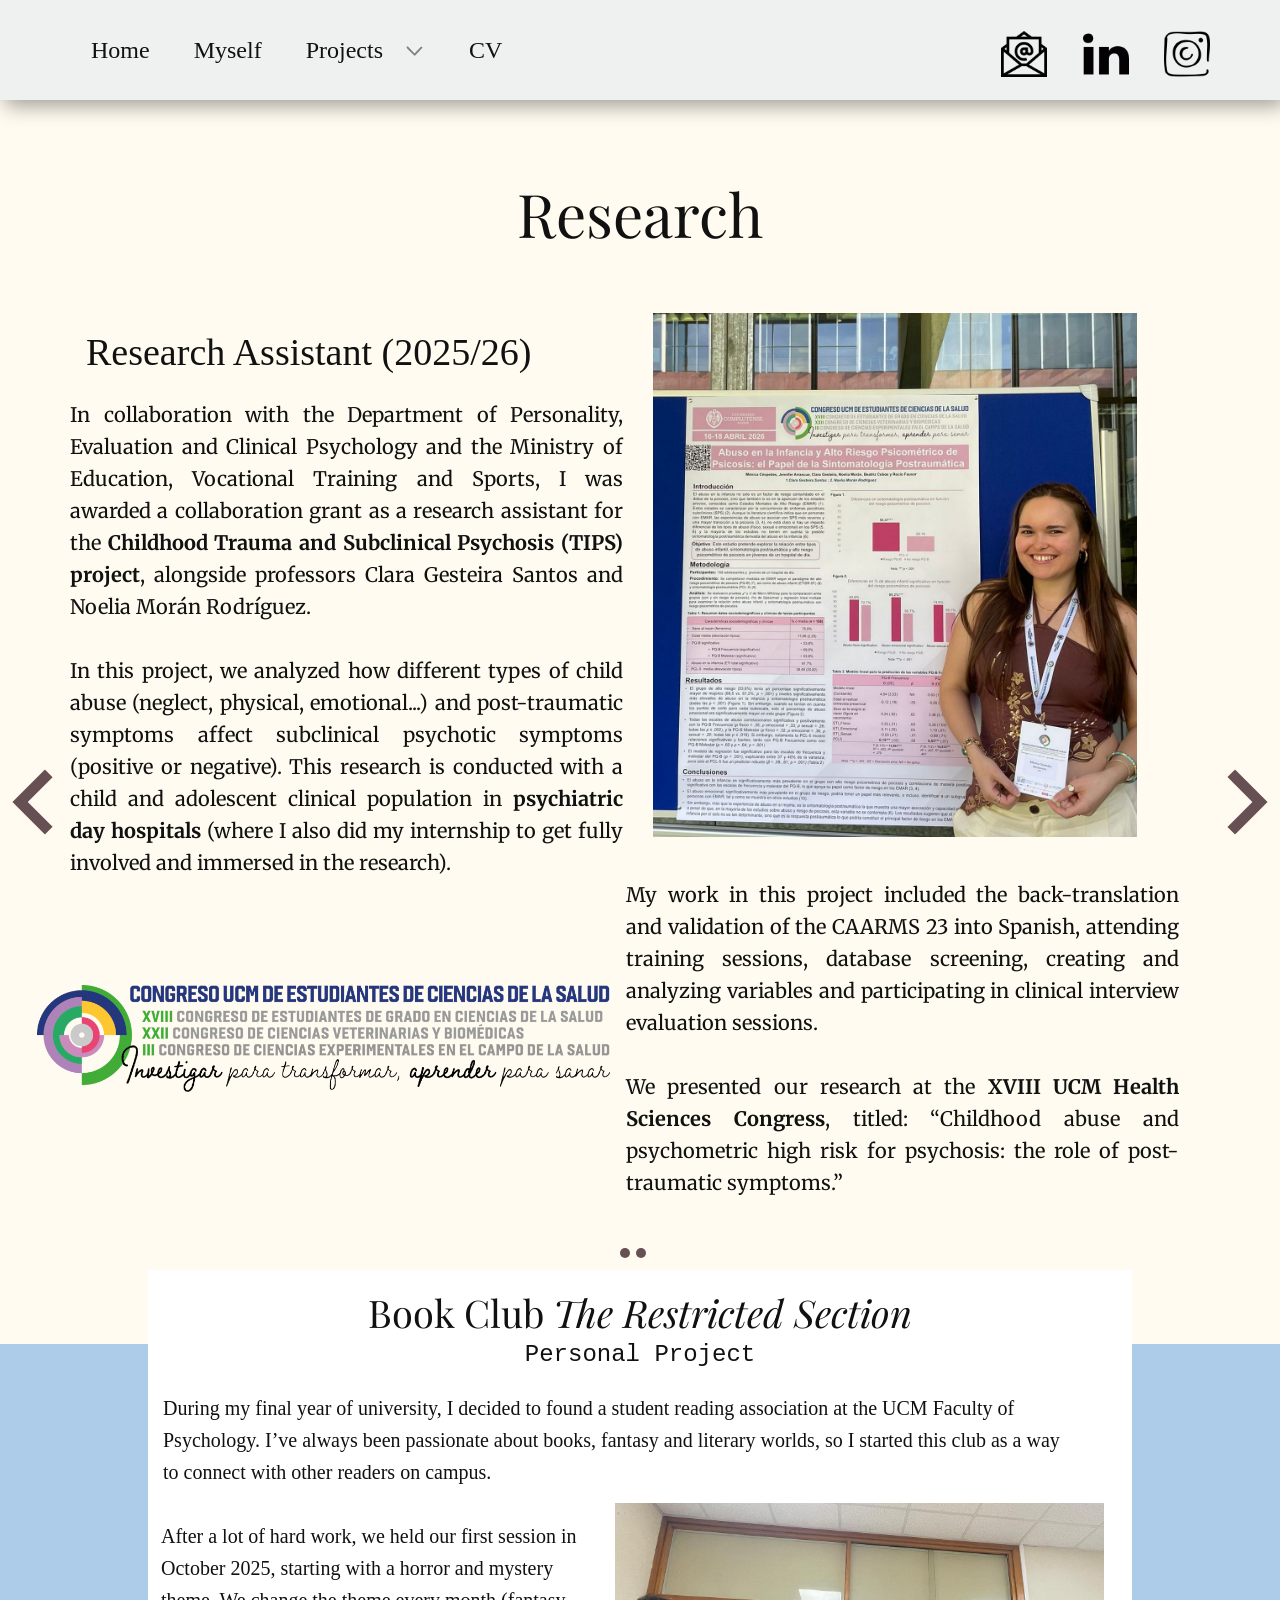
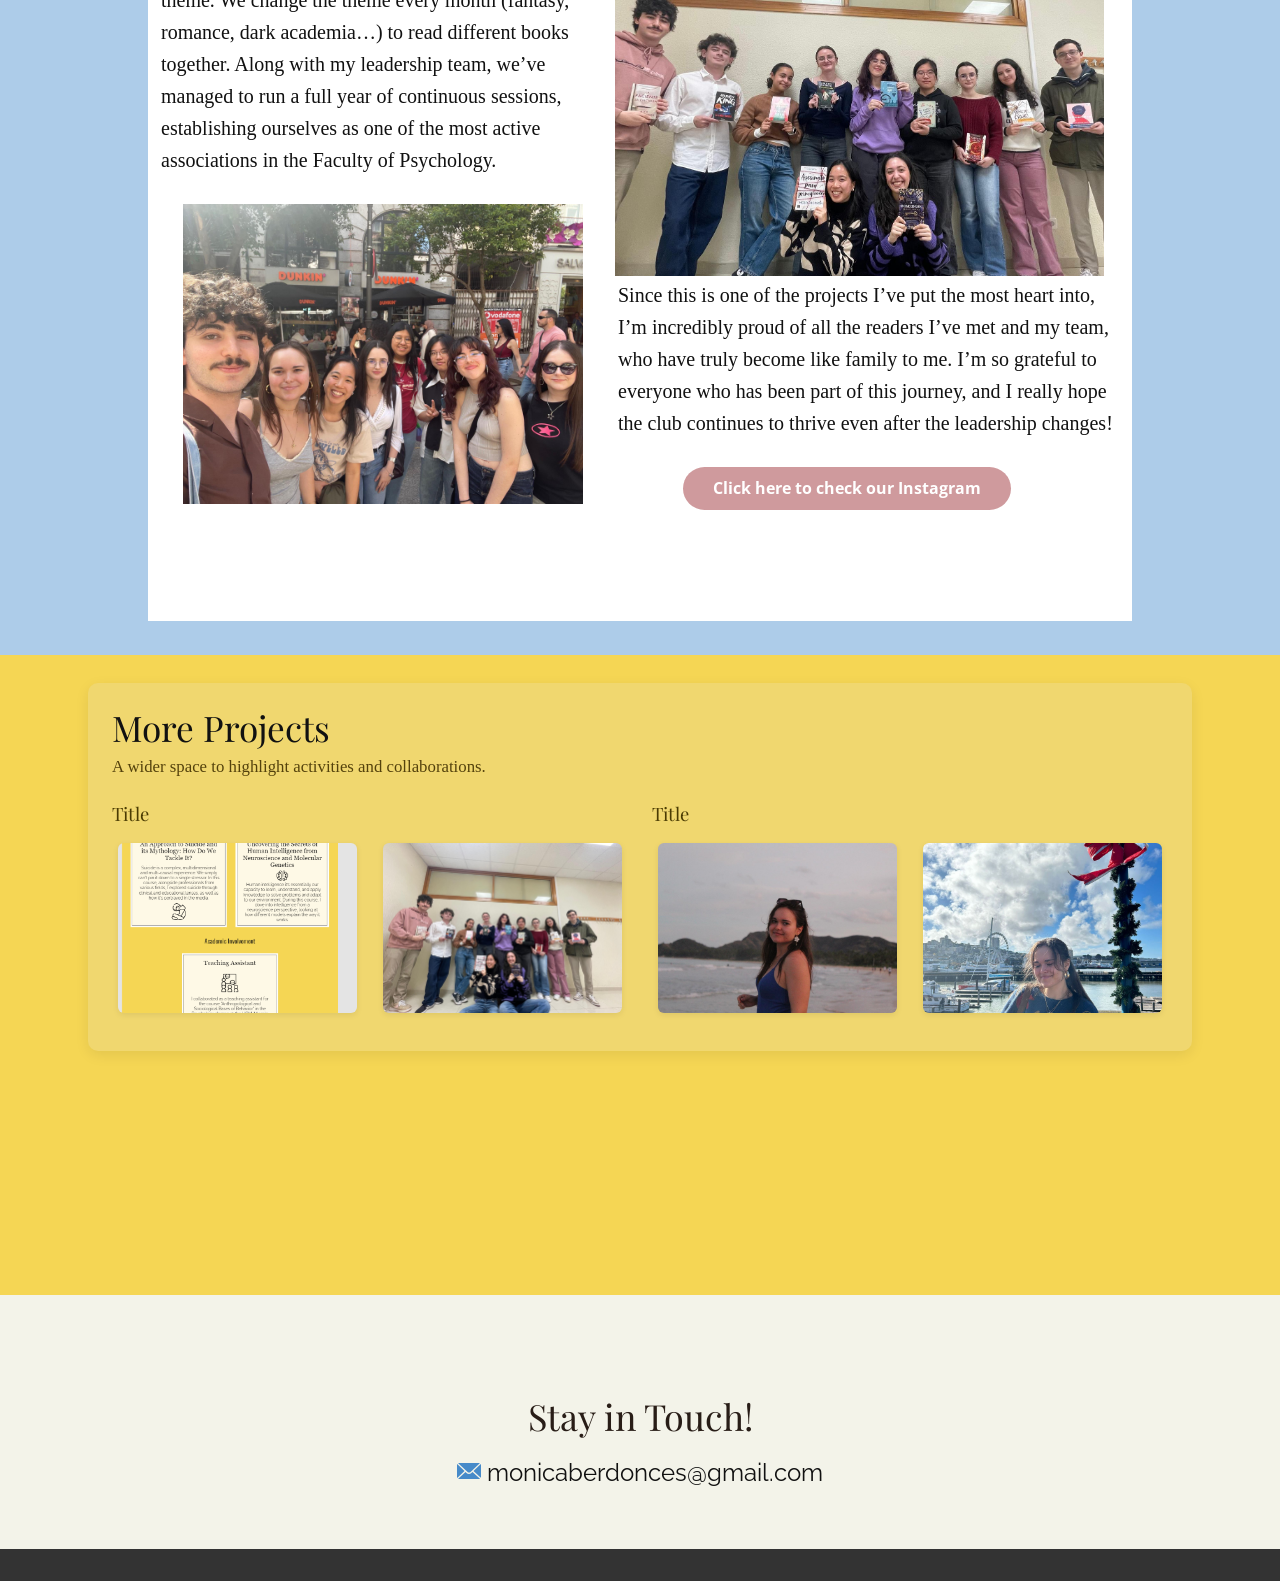
<file: Projects.html>
﻿<!DOCTYPE html>
<html style="font-size: 16px;" lang="es"><head>
    <meta name="viewport" content="width=device-width, initial-scale=1.0">
    <meta charset="utf-8">
    <meta name="keywords" content="Research">
    <meta name="description" content="">
    <title>Projects</title>
    <link rel="stylesheet" href="nicepage.css" media="screen">
<link rel="stylesheet" href="Projects.css" media="screen">
    <script class="u-script" type="text/javascript" src="jquery.js" defer=""></script>
    <script class="u-script" type="text/javascript" src="nicepage.js" defer=""></script>
    <meta name="generator" content="Nicepage 8.4.0, nicepage.com">
    
    
    
    
    
    
    
    <link id="u-page-google-font" rel="stylesheet" href="https://fonts.googleapis.com/css2?display=swap&amp;family=Roboto:ital,wght@0,100;0,200;0,300;0,400;0,500;0,600;0,700;0,800;0,900;1,100;1,200;1,300;1,400;1,500;1,600;1,700;1,800;1,900&amp;family=Open+Sans:ital,wght@0,300;0,400;0,500;0,600;0,700;0,800;1,300;1,400;1,500;1,600;1,700;1,800&amp;family=Playfair+Display:ital,wght@0,400;0,500;0,600;0,700;0,800;0,900;1,400;1,500;1,600;1,700;1,800;1,900&amp;family=Merriweather:ital,wght@0,300;0,400;0,500;0,600;0,700;0,800;0,900;1,300;1,400;1,500;1,600;1,700;1,800;1,900&amp;family=Raleway:ital,wght@0,100;0,200;0,300;0,400;0,500;0,600;0,700;0,800;0,900;1,100;1,200;1,300;1,400;1,500;1,600;1,700;1,800;1,900">
    <script type="application/ld+json">{
		"@context": "http://schema.org",
		"@type": "Organization",
		"name": "",
		"sameAs": [
				"mailto:monicaberdonces@gmail.com",
				"https://www.linkedin.com/in/m%C3%B3nica-berdonces-c%C3%A9spedes-22176a174/",
				"https://www.instagram.com/_spinelli.m_/"
		]
}</script>
    <meta name="theme-color" content="#478ac9">
    <meta property="og:title" content="Projects">
    <meta property="og:type" content="website">
  <meta data-intl-tel-input-cdn-path="intlTelInput/"></head>
  <body data-path-to-root="/" data-include-products="false" class="u-body u-clearfix u-xl-mode" data-lang="es"><header class="u-box-shadow u-clearfix u-custom-color-8 u-header u-sticky u-sticky-3488 u-header" id="header"><div class="u-clearfix u-sheet u-valign-middle-lg u-valign-middle-md u-valign-middle-sm u-sheet-1">
        <nav class="u-align-left u-dropdown-icon u-menu u-menu-dropdown u-offcanvas u-menu-1" role="navigation" data-responsive-from="MD">
          <div class="menu-collapse u-custom-font u-font-georgia" style="font-size: 1.5rem;">
            <a class="u-button-style u-custom-border u-hamburger-link u-nav-link" href="#" tabindex="-1" aria-label="Open menu" aria-controls="4e5d">
              <svg class="u-svg-link" preserveAspectRatio="xMidYMin slice" viewBox="0 0 302 302" style=""><use xlink:href="#svg-8a8f"></use></svg>
              <svg xmlns="http://www.w3.org/2000/svg" xmlns:xlink="http://www.w3.org/1999/xlink" version="1.1" id="svg-8a8f" x="0px" y="0px" viewBox="0 0 302 302" style="enable-background:new 0 0 302 302;" xml:space="preserve" class="u-svg-content"><g><rect y="36" width="302" height="30"></rect><rect y="236" width="302" height="30"></rect><rect y="136" width="302" height="30"></rect>
</g><g></g><g></g><g></g><g></g><g></g><g></g><g></g><g></g><g></g><g></g><g></g><g></g><g></g><g></g><g></g></svg>
            </a>
          </div>
          <div class="u-custom-menu u-nav-container">
            <ul role="menubar" class="u-custom-font u-font-georgia u-nav u-unstyled u-nav-1"><li role="none" class="u-nav-item"><a role="menuitem" class="u-button-style u-nav-link u-nav-link-2" href="index.html">Home</a>
</li><li role="none" class="u-nav-item"><a role="menuitem" class="u-button-style u-nav-link u-nav-link-2" href="Myself.html">Myself</a>
</li><li role="none" class="u-nav-item"><a role="menuitem" class="u-button-style u-nav-link u-nav-link-2" href="Projects.html">Projects</a><div class="u-nav-popup"><ul role="menu" class="u-custom-font u-font-raleway u-h-spacing-21 u-nav u-unstyled u-v-spacing-10 u-nav-2" aria-label="Projects menu"><li role="none" class="u-nav-item"><a tabindex="-1" role="menuitem" class="u-button-style u-color-var u-nav-link" href="Projects.html#block-11" data-page-id="2418008076" style="--color-var: #adcce999;">Research</a>
</li><li role="none" class="u-nav-item"><a tabindex="-1" role="menuitem" class="u-button-style u-color-var u-nav-link" href="Projects.html#block-12" data-page-id="2418008076" style="--color-var: #adcce999;">Book Club</a>
</li></ul>
</div>
</li><li role="none" class="u-nav-item"><a role="menuitem" class="u-button-style u-nav-link u-nav-link-2" href="CV.html">CV</a>
</li></ul>
          </div>
          <div class="u-custom-menu u-nav-container-collapse" id="4e5d" role="region" aria-label="Menu panel">
            <div class="u-align-center u-black u-container-align-center u-container-style u-inner-container-layout u-opacity u-opacity-95 u-sidenav u-sidenav-1">
              <div class="u-inner-container-layout u-sidenav-overflow">
                <div class="u-menu-close" tabindex="-1" aria-label="Close menu"></div>
                <ul class="u-align-center u-nav u-popupmenu-items u-unstyled u-nav-3" role="menubar"><li role="none" class="u-nav-item"><a role="menuitem" class="u-button-style u-nav-link" href="index.html">Home</a>
</li><li role="none" class="u-nav-item"><a role="menuitem" class="u-button-style u-nav-link" href="Myself.html">Myself</a>
</li><li role="none" class="u-nav-item"><a role="menuitem" class="u-button-style u-nav-link" href="Projects.html">Projects</a><div class="u-nav-popup"><ul role="menu" class="u-custom-font u-font-raleway u-h-spacing-21 u-nav u-unstyled u-v-spacing-10 u-nav-4" aria-label="Projects menu"><li role="none" class="u-nav-item"><a tabindex="-1" role="menuitem" class="u-button-style u-nav-link" href="Projects.html#block-11" data-page-id="2418008076">Research</a>
</li><li role="none" class="u-nav-item"><a tabindex="-1" role="menuitem" class="u-button-style u-nav-link" href="Projects.html#block-12" data-page-id="2418008076">Book Club</a>
</li></ul>
</div>
</li><li role="none" class="u-nav-item"><a role="menuitem" class="u-button-style u-nav-link" href="CV.html">CV</a>
</li></ul>
              </div>
            </div>
            <div class="u-black u-menu-overlay u-opacity u-opacity-70"></div>
          </div>
          <style class="menu-style">@media (max-width: 939px) {
                    [data-responsive-from="MD"] .u-nav-container {
                        display: none;
                    }
                    [data-responsive-from="MD"] .menu-collapse {
                        display: block;
                    }
                }</style>
        </nav>
        <div class="u-social-icons u-social-icons-1">
          <a class="u-social-url" title="Email" target="_blank" href="mailto:monicaberdonces@gmail.com"><span class="u-file-icon u-icon u-social-facebook u-social-icon u-icon-1"><img src="images/1917716.png" alt=""></span>
          </a>
          <a class="u-social-url" title="Linkedin" target="_blank" href="https://www.linkedin.com/in/m%C3%B3nica-berdonces-c%C3%A9spedes-22176a174/"><span class="u-file-icon u-icon u-social-icon u-social-twitter u-icon-2"><img src="images/2397.png" alt=""></span>
          </a>
          <a class="u-social-url" title="Instagram" target="_blank" href="https://www.instagram.com/_spinelli.m_/"><span class="u-file-icon u-icon u-social-icon u-social-instagram u-icon-3"><img src="images/5618785.png" alt=""></span>
          </a>
        </div>
      </div></header>
    <section class="u-clearfix u-custom-color-9 u-section-1" id="block-8">
      <div class="u-clearfix u-sheet u-sheet-1">
        <h1 class="u-custom-font u-font-playfair-display u-text u-text-default u-text-1">Research</h1>
        <img class="u-image u-image-default u-image-1" src="images/20240419_1109492.jpg" alt="" data-image-width="2296" data-image-height="4080">
      </div>
    </section>
    <section class="u-carousel u-slide u-block-23e5-1" id="block-11" data-interval="5000" data-u-ride="carousel">
      <ol class="u-carousel-indicators u-block-23e5-2">
        <li data-u-target="#block-11" data-u-slide-to="0" class="u-active u-custom-color-5 u-shape-circle" style="width: 10px; height: 10px;"></li>
        <li data-u-target="#block-11" class="u-custom-color-5 u-shape-circle" style="width: 10px; height: 10px;" data-u-slide-to="1"></li>
      </ol>
      <div class="u-carousel-inner" role="listbox">
        <div class="u-active u-carousel-item u-clearfix u-custom-color-9 u-section-2-1">
          <div class="u-clearfix u-sheet u-sheet-1">
            <div class="u-container-style u-group u-image u-image-1" data-image-width="1536" data-image-height="2048">
              <div class="u-container-layout u-container-layout-1"></div>
            </div>
            <p class="u-custom-font u-font-georgia u-text u-text-default u-text-1">Research Assistant (2025/26)</p>
            <p class="u-align-justify u-custom-font u-font-merriweather u-text u-text-2"><b><span style="font-weight: 400;">In </span><span style="font-weight: 400;">collaboration with the Department of Personality, Evaluation and Clinical Psychology and the Ministry of Education, Vocational Training and Sports, I was awarded a collaboration grant as a research assistant for the <span style="font-weight: 700;">Childhood Trauma and Subclinical Psychosis (TIPS) project</span>, alongside professors Clara Gesteira Santos and Noelia Morán Rodríguez.</span>
                <br>
                <br><span style="font-weight: 400;">In this project, we analyzed how different types of child abuse (neglect, physical, emotional...) and post-traumatic symptoms affect subclinical psychotic symptoms (positive or negative). This research is conducted with a child and adolescent clinical population in <span style="font-weight: 700;">psychiatric day hospitals</span> (where I also did my internship to get fully involved and immersed in the research).</span></b>
            </p>
            <p class="u-align-justify u-custom-font u-font-merriweather u-text u-text-3"><b><span style="font-weight: 400;">My work in this project included the back-translation and validation of the CAARMS 23 into Spanish, attending training sessions, database screening, creating and analyzing variables and participating in clinical interview evaluation sessions.</span></b>
              <br>
              <br><b><span style="font-weight: 400;">W</span></b><b><span style="font-weight: 400;">e presented our research at the <span style="font-weight: 700;">XVIII UCM Health Sciences Congress</span>, titled: “Childhood abuse and psychometric high risk for psychosis: the role of post-traumatic symptoms.”</span></b>
            </p>
            <img class="u-image u-image-contain u-image-default u-image-2" src="images/_223239.png" alt="" data-image-width="2141" data-image-height="400">
          </div>
        </div>
        <div class="u-carousel-item u-clearfix u-custom-color-9 u-section-2-2">
          <div class="u-clearfix u-sheet u-sheet-1">
            <p class="u-custom-font u-font-georgia u-text u-text-default u-text-1">Research Assistant (2023/24)</p>
            <p class="u-align-justify u-custom-font u-font-merriweather u-text u-text-2"><b><span style="font-weight: 400;">I worked as a research assistant on the project <span style="font-weight: 700;">"Cognitive and Non-Cognitive Factors in Academic Performance"</span> alongside Professor Jesús Privado Zamorano at the Complutense University of Madrid (UCM).During the study, we conducted a series of tests with students ranging from primary school to high school.&nbsp;<br>
                  <br>These tests measured variables such as intelligence, depression, self-esteem and well-being. I later helped analyze the database and we presented part of the results at the <span style="font-weight: 700;">XVI UCM Health Sciences Congress</span>. Our work was titled: "Differences in emotional intelligence and well-being based on sex and age"</span></b>
            </p>
            <div class="u-container-style u-group u-image u-image-1" data-image-width="2048" data-image-height="1536">
              <div class="u-container-layout u-valign-top u-container-layout-1"></div>
            </div>
            <p class="u-align-justify u-custom-font u-font-merriweather u-text u-text-3"><b><span style="font-weight: 400;">A</span><span style="font-weight: 400;">s this was one of my first research experiences, I learned how to manage databases, administer tests to participants and develop my public speaking skills at a professional congress</span></b>
            </p>
            <img class="u-image u-image-contain u-image-default u-image-2" src="images/_154036.png" alt="" data-image-width="937" data-image-height="400">
          </div>
        </div>
      </div>
      <a class="u-absolute-vcenter u-carousel-control u-carousel-control-prev u-text-custom-color-5 u-text-hover-white u-block-23e5-3" href="#block-11" role="button" data-u-slide="prev"><span aria-hidden="true">
          <svg viewBox="0 0 256 256"><g><polygon points="207.093,30.187 176.907,0 48.907,128 176.907,256 207.093,225.813 109.28,128"></polygon>
</g></svg></span><span class="sr-only">
          <svg viewBox="0 0 256 256"><g><polygon points="207.093,30.187 176.907,0 48.907,128 176.907,256 207.093,225.813 109.28,128"></polygon>
</g></svg></span>
      </a>
      <a class="u-absolute-vcenter u-carousel-control u-carousel-control-next u-text-custom-color-5 u-text-hover-white u-block-23e5-4" href="#block-11" role="button" data-u-slide="next"><span aria-hidden="true">
          <svg viewBox="0 0 306 306"><g id="chevron-right"><polygon points="94.35,0 58.65,35.7 175.95,153 58.65,270.3 94.35,306 247.35,153"></polygon>
</g></svg></span><span class="sr-only">
          <svg viewBox="0 0 306 306"><g id="chevron-right"><polygon points="94.35,0 58.65,35.7 175.95,153 58.65,270.3 94.35,306 247.35,153"></polygon>
</g></svg></span>
      </a>
    </section>
    <section class="u-clearfix u-palette-1-light-2 u-section-3" id="block-12">
      <div class="u-clearfix u-sheet u-sheet-1">
        <div class="u-container-style u-group u-white u-group-1">
          <div class="u-container-layout u-container-layout-1">
            <p class="u-custom-font u-font-playfair-display u-text u-text-default u-text-1">Book Club <span style="font-style: italic;">The Restricted Section</span>
            </p>
            <p class="u-custom-font u-font-courier-new u-text u-text-default u-text-2">Personal Project</p>
            <p class="u-custom-font u-font-georgia u-text u-text-3"><span style="font-weight: 700;"></span><b><span style="font-weight: 400;">During </span><span style="font-weight: 400;">my final year of university, I decided to found a student reading association at the UCM Faculty of Psychology. I’ve always been passionate about books, fantasy and literary worlds, so I started this club as a way to connect with other readers on campus.&nbsp;<br></span></b>
            </p>
            <div class="u-container-style u-group u-image u-image-1" data-image-width="4032" data-image-height="3024">
              <div class="u-container-layout u-container-layout-2"></div>
            </div>
            <p class="u-custom-font u-font-georgia u-text u-text-4"><b><span style="font-weight: 400;">After a lot of hard work, we held our first session in October 2025, starting with a horror and mystery theme. We change the theme every month (fantasy, romance, dark academia…) to read different books together. Along with my leadership team, we’ve managed to run a full year of continuous sessions, establishing ourselves as one of the most active associations in the Faculty of Psychology.<br></span></b>
            </p>
            <img class="u-image u-image-default u-image-2" src="images/IMG-20260502-WA0010.jpg" alt="" data-image-width="4032" data-image-height="3024">
            <p class="u-custom-font u-font-georgia u-text u-text-5"><b><span style="font-weight: 400;">Since this is one of the projects I’ve put the most heart into, I’m incredibly proud of all the readers I’ve met and my team, who have truly become like family to me. I’m so grateful to everyone who has been part of this journey, and I really hope the club continues to thrive even after the leadership changes!</span></b>
            </p>
            <a href="https://www.instagram.com/club_lsp/" class="u-border-none u-btn u-btn-round u-button-style u-custom-color-21 u-radius u-btn-1" target="_blank">Click here to check our Instagram </a>
          </div>
        </div>
      </div>
    </section>
    <section class="u-clearfix u-palette-3-light-1 u-section-4" id="block-13">
      <div class="u-clearfix u-sheet u-sheet-1">
        <div class="u-section-4__wrap">
          <h2 class="u-custom-font u-font-playfair-display u-text u-text-default u-text-1">More Projects</h2>
          <p class="u-custom-font u-font-georgia u-text u-text-default u-text-2">A wider space to highlight activities and collaborations.</p>

          <div class="u-section-4__row">
            <article class="u-section-4__group">
              <h3 class="u-custom-font u-font-playfair-display u-text u-text-default u-text-3">Title</h3>
              <div class="u-section-4__cards">
                <div class="u-section-4__card u-section-4__card--one"></div>
                <div class="u-section-4__card u-section-4__card--two"></div>
              </div>
            </article>

            <article class="u-section-4__group">
              <h3 class="u-custom-font u-font-playfair-display u-text u-text-default u-text-4">Title</h3>
              <div class="u-section-4__cards">
                <div class="u-section-4__card u-section-4__card--three"></div>
                <div class="u-section-4__card u-section-4__card--four"></div>
              </div>
            </article>
          </div>
        </div>
      </div>
    </section>
    
    
    
    
    <footer class="u-align-center u-clearfix u-container-align-center u-custom-color-11 u-footer u-footer" id="footer"><div class="u-clearfix u-sheet u-sheet-1">
        <p class="u-custom-font u-font-playfair-display u-text u-text-custom-color-6 u-text-default u-text-1">Stay in Touch!</p>
        <a href="mailto:monicaberdonces@gmail.com" class="u-active-none u-btn u-btn-rectangle u-button-style u-custom-font u-font-raleway u-hover-none u-none u-text-body-color u-btn-1"><span class="u-icon u-icon-1"><svg class="u-svg-content" viewBox="0 0 24 16" x="0px" y="0px" style="width: 1em; height: 1em;"><path fill="currentColor" d="M23.8,1.1l-7.3,6.8l7.3,6.8c0.1-0.2,0.2-0.6,0.2-0.9V2C24,1.7,23.9,1.4,23.8,1.1z M21.8,0H2.2
	c-0.4,0-0.7,0.1-1,0.2L10.6,9c0.8,0.8,2.2,0.8,3,0l9.2-8.7C22.6,0.1,22.2,0,21.8,0z M0.2,1.1C0.1,1.4,0,1.7,0,2V14
	c0,0.3,0.1,0.6,0.2,0.9l7.3-6.8L0.2,1.1z M15.5,9l-1.1,1c-1.3,1.2-3.6,1.2-4.9,0l-1-1l-7.3,6.8c0.2,0.1,0.6,0.2,1,0.2H22
	c0.4,0,0.6-0.1,1-0.2L15.5,9z"></path></svg></span>&nbsp;monicaberdonces@gmail.com
        </a>
      </div></footer>
    <section class="u-backlink u-clearfix u-grey-80"></section>
  
</body></html>
</file>
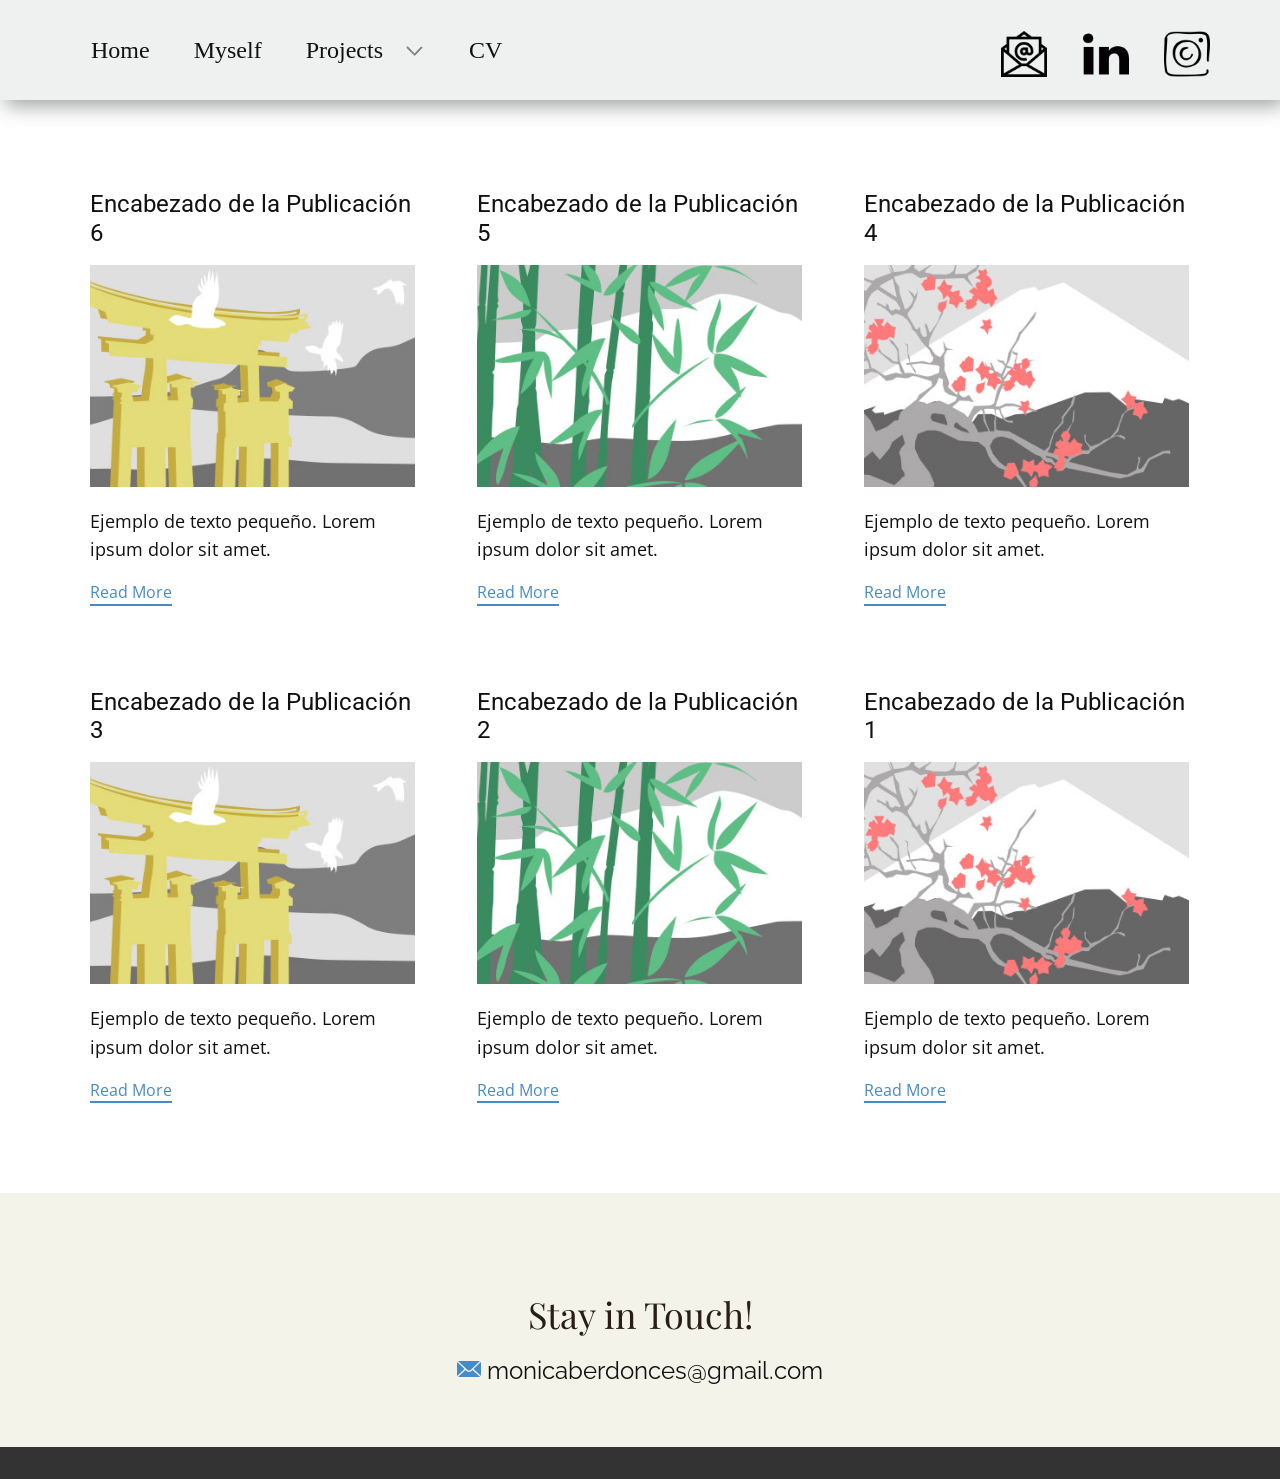
<file: blog/blog.html>
﻿<!DOCTYPE html>
<html style="font-size: 16px;" lang="es"><head>
    <meta name="viewport" content="width=device-width, initial-scale=1.0">
    <meta charset="utf-8">
    <meta name="keywords" content="">
    <meta name="description" content="">
    <title>Blog</title>
    <link rel="stylesheet" href="../nicepage.css" media="screen">
<link rel="stylesheet" href="../Blog-Template.css" media="screen">
    <script class="u-script" type="text/javascript" src="../jquery.js" defer=""></script>
    <script class="u-script" type="text/javascript" src="../nicepage.js" defer=""></script>
    <meta name="generator" content="Nicepage 8.4.0, nicepage.com">
    
    
    
    
    <link id="u-page-google-font" rel="stylesheet" href="https://fonts.googleapis.com/css2?display=swap&amp;family=Roboto:ital,wght@0,100;0,200;0,300;0,400;0,500;0,600;0,700;0,800;0,900;1,100;1,200;1,300;1,400;1,500;1,600;1,700;1,800;1,900&amp;family=Open+Sans:ital,wght@0,300;0,400;0,500;0,600;0,700;0,800;1,300;1,400;1,500;1,600;1,700;1,800&amp;family=Raleway:ital,wght@0,100;0,200;0,300;0,400;0,500;0,600;0,700;0,800;0,900;1,100;1,200;1,300;1,400;1,500;1,600;1,700;1,800;1,900&amp;family=Playfair+Display:ital,wght@0,400;0,500;0,600;0,700;0,800;0,900;1,400;1,500;1,600;1,700;1,800;1,900">
    <script type="application/ld+json">{
		"@context": "http://schema.org",
		"@type": "Organization",
		"name": "",
		"sameAs": [
				"mailto:monicaberdonces@gmail.com",
				"https://www.linkedin.com/in/m%C3%B3nica-c%C3%A9spedes-berdonces-22176a174/",
				"https://www.instagram.com/_spinelli.m_/"
		]
}</script>
    <meta name="theme-color" content="#478ac9">
  <meta data-intl-tel-input-cdn-path="intlTelInput/"></head>
  <body data-path-to-root="/" data-include-products="false" class="u-body u-xl-mode" data-lang="es"><header class="u-box-shadow u-clearfix u-custom-color-8 u-header u-sticky u-sticky-3488 u-header" id="header"><div class="u-clearfix u-sheet u-valign-middle-lg u-valign-middle-md u-valign-middle-sm u-sheet-1">
        <nav class="u-align-left u-dropdown-icon u-menu u-menu-dropdown u-offcanvas u-menu-1" role="navigation" data-responsive-from="MD">
          <div class="menu-collapse u-custom-font u-font-georgia" style="font-size: 1.5rem;">
            <a class="u-button-style u-custom-border u-hamburger-link u-nav-link" href="#" tabindex="-1" aria-label="Open menu" aria-controls="4e5d">
              <svg class="u-svg-link" preserveAspectRatio="xMidYMin slice" viewBox="0 0 302 302" style=""><use xlink:href="#svg-8a8f"></use></svg>
              <svg xmlns="http://www.w3.org/2000/svg" xmlns:xlink="http://www.w3.org/1999/xlink" version="1.1" id="svg-8a8f" x="0px" y="0px" viewBox="0 0 302 302" style="enable-background:new 0 0 302 302;" xml:space="preserve" class="u-svg-content"><g><rect y="36" width="302" height="30"></rect><rect y="236" width="302" height="30"></rect><rect y="136" width="302" height="30"></rect>
</g><g></g><g></g><g></g><g></g><g></g><g></g><g></g><g></g><g></g><g></g><g></g><g></g><g></g><g></g><g></g></svg>
            </a>
          </div>
          <div class="u-custom-menu u-nav-container">
            <ul role="menubar" class="u-custom-font u-font-georgia u-nav u-unstyled u-nav-1"><li role="none" class="u-nav-item"><a role="menuitem" class="u-button-style u-nav-link u-nav-link-2" href="../index.html">Home</a>
</li><li role="none" class="u-nav-item"><a role="menuitem" class="u-button-style u-nav-link u-nav-link-2" href="../Myself.html">Myself</a>
</li><li role="none" class="u-nav-item"><a role="menuitem" class="u-button-style u-nav-link u-nav-link-2" href="../Projects.html">Projects</a><div class="u-nav-popup"><ul role="menu" class="u-custom-font u-font-raleway u-h-spacing-21 u-nav u-unstyled u-v-spacing-10 u-nav-2" aria-label="Projects menu"><li role="none" class="u-nav-item"><a tabindex="-1" role="menuitem" class="u-button-style u-color-var u-nav-link" href="../Projects.html#block-11" data-page-id="2418008076" style="--color-var: #adcce999;">kkjkj</a>
</li></ul>
</div>
</li><li role="none" class="u-nav-item"><a role="menuitem" class="u-button-style u-nav-link u-nav-link-2" href="../CV.html">CV</a>
</li></ul>
          </div>
          <div class="u-custom-menu u-nav-container-collapse" id="4e5d" role="region" aria-label="Menu panel">
            <div class="u-align-center u-black u-container-align-center u-container-style u-inner-container-layout u-opacity u-opacity-95 u-sidenav u-sidenav-1">
              <div class="u-inner-container-layout u-sidenav-overflow">
                <div class="u-menu-close" tabindex="-1" aria-label="Close menu"></div>
                <ul class="u-align-center u-nav u-popupmenu-items u-unstyled u-nav-3" role="menubar"><li role="none" class="u-nav-item"><a role="menuitem" class="u-button-style u-nav-link" href="../index.html">Home</a>
</li><li role="none" class="u-nav-item"><a role="menuitem" class="u-button-style u-nav-link" href="../Myself.html">Myself</a>
</li><li role="none" class="u-nav-item"><a role="menuitem" class="u-button-style u-nav-link" href="../Projects.html">Projects</a><div class="u-nav-popup"><ul role="menu" class="u-custom-font u-font-raleway u-h-spacing-21 u-nav u-unstyled u-v-spacing-10 u-nav-4" aria-label="Projects menu"><li role="none" class="u-nav-item"><a tabindex="-1" role="menuitem" class="u-button-style u-nav-link" href="../Projects.html#block-11" data-page-id="2418008076">kkjkj</a>
</li></ul>
</div>
</li><li role="none" class="u-nav-item"><a role="menuitem" class="u-button-style u-nav-link" href="../CV.html">CV</a>
</li></ul>
              </div>
            </div>
            <div class="u-black u-menu-overlay u-opacity u-opacity-70"></div>
          </div>
          <style class="menu-style">@media (max-width: 939px) {
                    [data-responsive-from="MD"] .u-nav-container {
                        display: none;
                    }
                    [data-responsive-from="MD"] .menu-collapse {
                        display: block;
                    }
                }</style>
        </nav>
        <div class="u-social-icons u-social-icons-1">
          <a class="u-social-url" title="Email" target="_blank" href="mailto:monicaberdonces@gmail.com"><span class="u-file-icon u-icon u-social-facebook u-social-icon u-icon-1"><img src="../images/1917716.png" alt=""></span>
          </a>
          <a class="u-social-url" title="Linkedin" target="_blank" href="https://www.linkedin.com/in/m%C3%B3nica-c%C3%A9spedes-berdonces-22176a174/"><span class="u-file-icon u-icon u-social-icon u-social-twitter u-icon-2"><img src="../images/2397.png" alt=""></span>
          </a>
          <a class="u-social-url" title="Instagram" target="_blank" href="https://www.instagram.com/_spinelli.m_/"><span class="u-file-icon u-icon u-social-icon u-social-instagram u-icon-3"><img src="../images/5618785.png" alt=""></span>
          </a>
        </div>
      </div></header>
    <section class="u-clearfix u-section-1" id="block-2">
      <div class="u-clearfix u-sheet u-valign-middle u-sheet-1"><!--blog--><!--blog_options_json--><!--{"type":"Recent","source":"","tags":"","count":""}--><!--/blog_options_json-->
        <div class="u-blog u-expanded-width u-repeater u-repeater-1" data-blog-id="blog-1"><!--blog_post-->
          <div class="u-blog-post u-container-style u-repeater-item u-white u-repeater-item-1">
            <div class="u-container-layout u-similar-container u-valign-top u-container-layout-1"><!--blog_post_header-->
              <h4 class="u-blog-control u-text u-text-1">
                <a class="u-post-header-link" href="enviar-5.html">Encabezado de la Publicación 6</a>
              </h4><!--/blog_post_header--><!--blog_post_image-->
              <img alt="" class="u-blog-control u-expanded-width u-image u-image-default u-image-1" src="../images/8ad73f3c.jpeg" data-href="enviar-5.html"><!--/blog_post_image--><!--blog_post_content-->
              <div class="u-blog-control u-post-content u-text u-text-2 fr-view">Ejemplo de texto pequeño. Lorem ipsum dolor sit amet.</div><!--/blog_post_content--><!--blog_post_readmore-->
              <a href="enviar-5.html" class="u-blog-control u-border-2 u-border-palette-1-base u-btn u-btn-rectangle u-button-style u-none u-btn-1"><!--blog_post_readmore_content--><!--options_json--><!--{"content":"Read More","defaultValue":"Lee mas"}--><!--/options_json-->Read More<!--/blog_post_readmore_content--></a><!--/blog_post_readmore-->
            </div>
          </div><div class="u-blog-post u-container-style u-repeater-item u-video-cover u-white">
            <div class="u-container-layout u-similar-container u-valign-top u-container-layout-2"><!--blog_post_header-->
              <h4 class="u-blog-control u-text u-text-3">
                <a class="u-post-header-link" href="enviar-4.html">Encabezado de la Publicación 5</a>
              </h4><!--/blog_post_header--><!--blog_post_image-->
              <img alt="" class="u-blog-control u-expanded-width u-image u-image-default u-image-2" src="../images/68f64b9d.jpeg" data-href="enviar-4.html"><!--/blog_post_image--><!--blog_post_content-->
              <div class="u-blog-control u-post-content u-text u-text-4 fr-view">Ejemplo de texto pequeño. Lorem ipsum dolor sit amet.</div><!--/blog_post_content--><!--blog_post_readmore-->
              <a href="enviar-4.html" class="u-blog-control u-border-2 u-border-palette-1-base u-btn u-btn-rectangle u-button-style u-none u-btn-2"><!--blog_post_readmore_content--><!--options_json--><!--{"content":"Read More","defaultValue":"Lee mas"}--><!--/options_json-->Read More<!--/blog_post_readmore_content--></a><!--/blog_post_readmore-->
            </div>
          </div><div class="u-blog-post u-container-style u-repeater-item u-video-cover u-white">
            <div class="u-container-layout u-similar-container u-valign-top u-container-layout-3"><!--blog_post_header-->
              <h4 class="u-blog-control u-text u-text-5">
                <a class="u-post-header-link" href="enviar-3.html">Encabezado de la Publicación 4</a>
              </h4><!--/blog_post_header--><!--blog_post_image-->
              <img alt="" class="u-blog-control u-expanded-width u-image u-image-default u-image-3" src="../images/0fd3416c.jpeg" data-href="enviar-3.html"><!--/blog_post_image--><!--blog_post_content-->
              <div class="u-blog-control u-post-content u-text u-text-6 fr-view">Ejemplo de texto pequeño. Lorem ipsum dolor sit amet.</div><!--/blog_post_content--><!--blog_post_readmore-->
              <a href="enviar-3.html" class="u-blog-control u-border-2 u-border-palette-1-base u-btn u-btn-rectangle u-button-style u-none u-btn-3"><!--blog_post_readmore_content--><!--options_json--><!--{"content":"Read More","defaultValue":"Lee mas"}--><!--/options_json-->Read More<!--/blog_post_readmore_content--></a><!--/blog_post_readmore-->
            </div>
          </div><div class="u-blog-post u-container-style u-repeater-item u-white u-repeater-item-1">
            <div class="u-container-layout u-similar-container u-valign-top u-container-layout-1"><!--blog_post_header-->
              <h4 class="u-blog-control u-text u-text-1">
                <a class="u-post-header-link" href="enviar-2.html">Encabezado de la Publicación 3</a>
              </h4><!--/blog_post_header--><!--blog_post_image-->
              <img alt="" class="u-blog-control u-expanded-width u-image u-image-default u-image-1" src="../images/8ad73f3c.jpeg" data-href="enviar-2.html"><!--/blog_post_image--><!--blog_post_content-->
              <div class="u-blog-control u-post-content u-text u-text-2 fr-view">Ejemplo de texto pequeño. Lorem ipsum dolor sit amet.</div><!--/blog_post_content--><!--blog_post_readmore-->
              <a href="enviar-2.html" class="u-blog-control u-border-2 u-border-palette-1-base u-btn u-btn-rectangle u-button-style u-none u-btn-1"><!--blog_post_readmore_content--><!--options_json--><!--{"content":"Read More","defaultValue":"Lee mas"}--><!--/options_json-->Read More<!--/blog_post_readmore_content--></a><!--/blog_post_readmore-->
            </div>
          </div><div class="u-blog-post u-container-style u-repeater-item u-video-cover u-white">
            <div class="u-container-layout u-similar-container u-valign-top u-container-layout-2"><!--blog_post_header-->
              <h4 class="u-blog-control u-text u-text-3">
                <a class="u-post-header-link" href="enviar-1.html">Encabezado de la Publicación 2</a>
              </h4><!--/blog_post_header--><!--blog_post_image-->
              <img alt="" class="u-blog-control u-expanded-width u-image u-image-default u-image-2" src="../images/68f64b9d.jpeg" data-href="enviar-1.html"><!--/blog_post_image--><!--blog_post_content-->
              <div class="u-blog-control u-post-content u-text u-text-4 fr-view">Ejemplo de texto pequeño. Lorem ipsum dolor sit amet.</div><!--/blog_post_content--><!--blog_post_readmore-->
              <a href="enviar-1.html" class="u-blog-control u-border-2 u-border-palette-1-base u-btn u-btn-rectangle u-button-style u-none u-btn-2"><!--blog_post_readmore_content--><!--options_json--><!--{"content":"Read More","defaultValue":"Lee mas"}--><!--/options_json-->Read More<!--/blog_post_readmore_content--></a><!--/blog_post_readmore-->
            </div>
          </div><div class="u-blog-post u-container-style u-repeater-item u-video-cover u-white">
            <div class="u-container-layout u-similar-container u-valign-top u-container-layout-3"><!--blog_post_header-->
              <h4 class="u-blog-control u-text u-text-5">
                <a class="u-post-header-link" href="enviar.html">Encabezado de la Publicación 1</a>
              </h4><!--/blog_post_header--><!--blog_post_image-->
              <img alt="" class="u-blog-control u-expanded-width u-image u-image-default u-image-3" src="../images/0fd3416c.jpeg" data-href="enviar.html"><!--/blog_post_image--><!--blog_post_content-->
              <div class="u-blog-control u-post-content u-text u-text-6 fr-view">Ejemplo de texto pequeño. Lorem ipsum dolor sit amet.</div><!--/blog_post_content--><!--blog_post_readmore-->
              <a href="enviar.html" class="u-blog-control u-border-2 u-border-palette-1-base u-btn u-btn-rectangle u-button-style u-none u-btn-3"><!--blog_post_readmore_content--><!--options_json--><!--{"content":"Read More","defaultValue":"Lee mas"}--><!--/options_json-->Read More<!--/blog_post_readmore_content--></a><!--/blog_post_readmore-->
            </div>
          </div><!--/blog_post--><!--blog_post-->
          <!--/blog_post--><!--blog_post-->
          <!--/blog_post-->
        </div><!--/blog-->
      </div>
    </section>
    
    
    
    
    <footer class="u-align-center u-clearfix u-container-align-center u-custom-color-11 u-footer u-footer" id="footer"><div class="u-clearfix u-sheet u-sheet-1">
        <p class="u-custom-font u-font-playfair-display u-text u-text-custom-color-6 u-text-default u-text-1">Stay in Touch!</p>
        <a href="mailto:monicaberdonces@gmail.com" class="u-active-none u-btn u-btn-rectangle u-button-style u-custom-font u-font-raleway u-hover-none u-none u-text-body-color u-btn-1"><span class="u-icon u-icon-1"><svg class="u-svg-content" viewBox="0 0 24 16" x="0px" y="0px" style="width: 1em; height: 1em;"><path fill="currentColor" d="M23.8,1.1l-7.3,6.8l7.3,6.8c0.1-0.2,0.2-0.6,0.2-0.9V2C24,1.7,23.9,1.4,23.8,1.1z M21.8,0H2.2
	c-0.4,0-0.7,0.1-1,0.2L10.6,9c0.8,0.8,2.2,0.8,3,0l9.2-8.7C22.6,0.1,22.2,0,21.8,0z M0.2,1.1C0.1,1.4,0,1.7,0,2V14
	c0,0.3,0.1,0.6,0.2,0.9l7.3-6.8L0.2,1.1z M15.5,9l-1.1,1c-1.3,1.2-3.6,1.2-4.9,0l-1-1l-7.3,6.8c0.2,0.1,0.6,0.2,1,0.2H22
	c0.4,0,0.6-0.1,1-0.2L15.5,9z"></path></svg></span>&nbsp;monicaberdonces@gmail.com
        </a>
      </div></footer>
    <section class="u-backlink u-clearfix u-grey-80"></section>
  
</body></html>
</file>
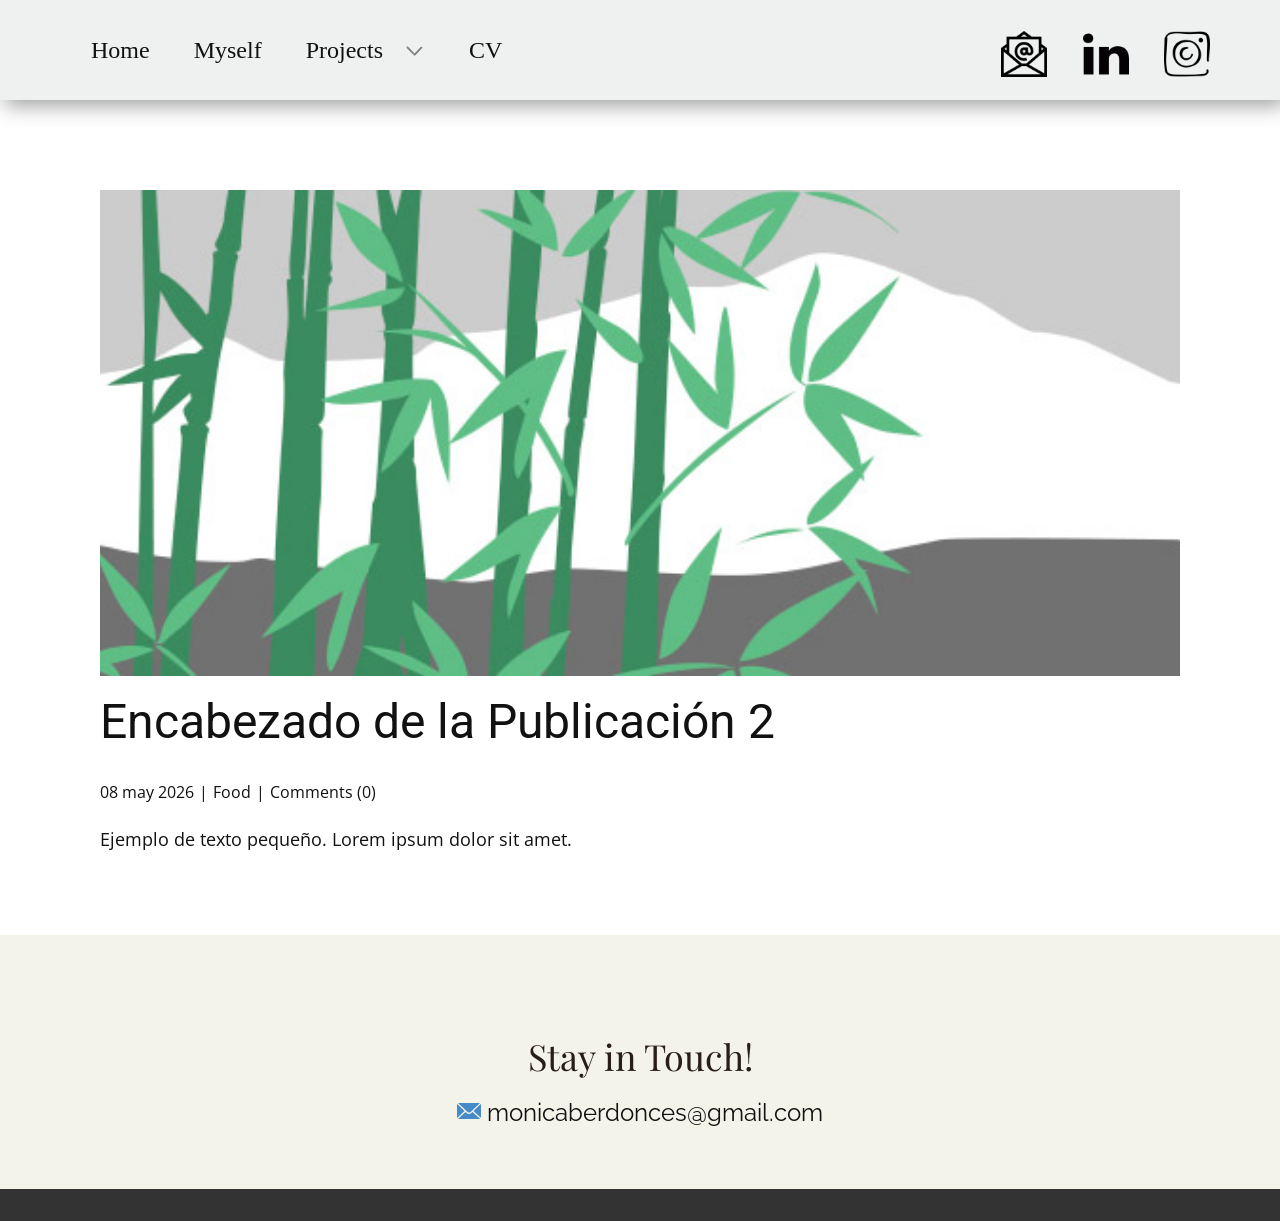
<file: blog/enviar-1.html>
﻿<!DOCTYPE html>
<html style="font-size: 16px;" lang="es"><head>
    <meta name="viewport" content="width=device-width, initial-scale=1.0">
    <meta charset="utf-8">
    <meta name="keywords" content="Encabezado de la Publicación 1">
    <meta name="description" content="">
    <title>Encabezado de la Publicación 2</title>
    <link rel="stylesheet" href="../nicepage.css" media="screen">
<link rel="stylesheet" href="../Post-Template.css" media="screen">
    <script class="u-script" type="text/javascript" src="../jquery.js" defer=""></script>
    <script class="u-script" type="text/javascript" src="../nicepage.js" defer=""></script>
    <meta name="generator" content="Nicepage 8.4.0, nicepage.com">
    
    
    
    
    <link id="u-page-google-font" rel="stylesheet" href="https://fonts.googleapis.com/css2?display=swap&amp;family=Roboto:ital,wght@0,100;0,200;0,300;0,400;0,500;0,600;0,700;0,800;0,900;1,100;1,200;1,300;1,400;1,500;1,600;1,700;1,800;1,900&amp;family=Open+Sans:ital,wght@0,300;0,400;0,500;0,600;0,700;0,800;1,300;1,400;1,500;1,600;1,700;1,800&amp;family=Raleway:ital,wght@0,100;0,200;0,300;0,400;0,500;0,600;0,700;0,800;0,900;1,100;1,200;1,300;1,400;1,500;1,600;1,700;1,800;1,900&amp;family=Playfair+Display:ital,wght@0,400;0,500;0,600;0,700;0,800;0,900;1,400;1,500;1,600;1,700;1,800;1,900">
    <script type="application/ld+json">{
		"@context": "http://schema.org",
		"@type": "Organization",
		"name": "",
		"sameAs": [
				"mailto:monicaberdonces@gmail.com",
				"https://www.linkedin.com/in/m%C3%B3nica-c%C3%A9spedes-berdonces-22176a174/",
				"https://www.instagram.com/_spinelli.m_/"
		]
}</script>
    <meta name="theme-color" content="#478ac9">
  <meta data-intl-tel-input-cdn-path="intlTelInput/"></head>
  <body data-path-to-root="/" data-include-products="false" class="u-body u-xl-mode" data-lang="es"><header class="u-box-shadow u-clearfix u-custom-color-8 u-header u-sticky u-sticky-3488 u-header" id="header"><div class="u-clearfix u-sheet u-valign-middle-lg u-valign-middle-md u-valign-middle-sm u-sheet-1">
        <nav class="u-align-left u-dropdown-icon u-menu u-menu-dropdown u-offcanvas u-menu-1" role="navigation" data-responsive-from="MD">
          <div class="menu-collapse u-custom-font u-font-georgia" style="font-size: 1.5rem;">
            <a class="u-button-style u-custom-border u-hamburger-link u-nav-link" href="#" tabindex="-1" aria-label="Open menu" aria-controls="4e5d">
              <svg class="u-svg-link" preserveAspectRatio="xMidYMin slice" viewBox="0 0 302 302" style=""><use xlink:href="#svg-8a8f"></use></svg>
              <svg xmlns="http://www.w3.org/2000/svg" xmlns:xlink="http://www.w3.org/1999/xlink" version="1.1" id="svg-8a8f" x="0px" y="0px" viewBox="0 0 302 302" style="enable-background:new 0 0 302 302;" xml:space="preserve" class="u-svg-content"><g><rect y="36" width="302" height="30"></rect><rect y="236" width="302" height="30"></rect><rect y="136" width="302" height="30"></rect>
</g><g></g><g></g><g></g><g></g><g></g><g></g><g></g><g></g><g></g><g></g><g></g><g></g><g></g><g></g><g></g></svg>
            </a>
          </div>
          <div class="u-custom-menu u-nav-container">
            <ul role="menubar" class="u-custom-font u-font-georgia u-nav u-unstyled u-nav-1"><li role="none" class="u-nav-item"><a role="menuitem" class="u-button-style u-nav-link u-nav-link-2" href="../index.html">Home</a>
</li><li role="none" class="u-nav-item"><a role="menuitem" class="u-button-style u-nav-link u-nav-link-2" href="../Myself.html">Myself</a>
</li><li role="none" class="u-nav-item"><a role="menuitem" class="u-button-style u-nav-link u-nav-link-2" href="../Projects.html">Projects</a><div class="u-nav-popup"><ul role="menu" class="u-custom-font u-font-raleway u-h-spacing-21 u-nav u-unstyled u-v-spacing-10 u-nav-2" aria-label="Projects menu"><li role="none" class="u-nav-item"><a tabindex="-1" role="menuitem" class="u-button-style u-color-var u-nav-link" href="../Projects.html#block-11" data-page-id="2418008076" style="--color-var: #adcce999;">kkjkj</a>
</li></ul>
</div>
</li><li role="none" class="u-nav-item"><a role="menuitem" class="u-button-style u-nav-link u-nav-link-2" href="../CV.html">CV</a>
</li></ul>
          </div>
          <div class="u-custom-menu u-nav-container-collapse" id="4e5d" role="region" aria-label="Menu panel">
            <div class="u-align-center u-black u-container-align-center u-container-style u-inner-container-layout u-opacity u-opacity-95 u-sidenav u-sidenav-1">
              <div class="u-inner-container-layout u-sidenav-overflow">
                <div class="u-menu-close" tabindex="-1" aria-label="Close menu"></div>
                <ul class="u-align-center u-nav u-popupmenu-items u-unstyled u-nav-3" role="menubar"><li role="none" class="u-nav-item"><a role="menuitem" class="u-button-style u-nav-link" href="../index.html">Home</a>
</li><li role="none" class="u-nav-item"><a role="menuitem" class="u-button-style u-nav-link" href="../Myself.html">Myself</a>
</li><li role="none" class="u-nav-item"><a role="menuitem" class="u-button-style u-nav-link" href="../Projects.html">Projects</a><div class="u-nav-popup"><ul role="menu" class="u-custom-font u-font-raleway u-h-spacing-21 u-nav u-unstyled u-v-spacing-10 u-nav-4" aria-label="Projects menu"><li role="none" class="u-nav-item"><a tabindex="-1" role="menuitem" class="u-button-style u-nav-link" href="../Projects.html#block-11" data-page-id="2418008076">kkjkj</a>
</li></ul>
</div>
</li><li role="none" class="u-nav-item"><a role="menuitem" class="u-button-style u-nav-link" href="../CV.html">CV</a>
</li></ul>
              </div>
            </div>
            <div class="u-black u-menu-overlay u-opacity u-opacity-70"></div>
          </div>
          <style class="menu-style">@media (max-width: 939px) {
                    [data-responsive-from="MD"] .u-nav-container {
                        display: none;
                    }
                    [data-responsive-from="MD"] .menu-collapse {
                        display: block;
                    }
                }</style>
        </nav>
        <div class="u-social-icons u-social-icons-1">
          <a class="u-social-url" title="Email" target="_blank" href="mailto:monicaberdonces@gmail.com"><span class="u-file-icon u-icon u-social-facebook u-social-icon u-icon-1"><img src="../images/1917716.png" alt=""></span>
          </a>
          <a class="u-social-url" title="Linkedin" target="_blank" href="https://www.linkedin.com/in/m%C3%B3nica-c%C3%A9spedes-berdonces-22176a174/"><span class="u-file-icon u-icon u-social-icon u-social-twitter u-icon-2"><img src="../images/2397.png" alt=""></span>
          </a>
          <a class="u-social-url" title="Instagram" target="_blank" href="https://www.instagram.com/_spinelli.m_/"><span class="u-file-icon u-icon u-social-icon u-social-instagram u-icon-3"><img src="../images/5618785.png" alt=""></span>
          </a>
        </div>
      </div></header>
    <section class="u-align-center u-clearfix u-section-1" id="block-2">
      <div class="u-clearfix u-sheet u-valign-middle-md u-valign-middle-sm u-valign-middle-xs u-sheet-1"><!--post_details--><!--post_details_options_json--><!--{"source":""}--><!--/post_details_options_json--><!--blog_post-->
        <div class="u-container-style u-expanded-width u-post-details u-post-details-1">
          <div class="u-container-layout u-valign-middle u-container-layout-1"><!--blog_post_image-->
            <img alt="" class="u-blog-control u-expanded-width u-image u-image-default u-image-1" src="../images/68f64b9d.jpeg"><!--/blog_post_image--><!--blog_post_header-->
            <h2 class="u-blog-control u-text u-text-1">Encabezado de la Publicación 2</h2><!--/blog_post_header--><!--blog_post_metadata-->
            <div class="u-blog-control u-metadata u-metadata-1"><!--blog_post_metadata_date--><span class="u-meta-date u-meta-icon">08 may 2026</span><!--/blog_post_metadata_date--><!--blog_post_metadata_category--><span class="u-meta-category u-meta-icon"><a href="blog.html#/blog-1///1">Food</a></span><!--/blog_post_metadata_category--><!--blog_post_metadata_comments--><span class="u-meta-comments u-meta-icon"><!--blog_post_metadata_comments_content-->Comments (0)<!--/blog_post_metadata_comments_content--></span><!--/blog_post_metadata_comments-->
            </div><!--/blog_post_metadata--><!--blog_post_content-->
            <div class="u-align-justify u-blog-control u-post-content u-text u-text-2 fr-view">
  <p>Ejemplo de texto pequeño. Lorem ipsum dolor sit amet.</p>
  </div><!--/blog_post_content-->
          </div>
        </div><!--/blog_post--><!--/post_details-->
      </div>
    </section>
    
    
    
    
    <footer class="u-align-center u-clearfix u-container-align-center u-custom-color-11 u-footer u-footer" id="footer"><div class="u-clearfix u-sheet u-sheet-1">
        <p class="u-custom-font u-font-playfair-display u-text u-text-custom-color-6 u-text-default u-text-1">Stay in Touch!</p>
        <a href="mailto:monicaberdonces@gmail.com" class="u-active-none u-btn u-btn-rectangle u-button-style u-custom-font u-font-raleway u-hover-none u-none u-text-body-color u-btn-1"><span class="u-icon u-icon-1"><svg class="u-svg-content" viewBox="0 0 24 16" x="0px" y="0px" style="width: 1em; height: 1em;"><path fill="currentColor" d="M23.8,1.1l-7.3,6.8l7.3,6.8c0.1-0.2,0.2-0.6,0.2-0.9V2C24,1.7,23.9,1.4,23.8,1.1z M21.8,0H2.2
	c-0.4,0-0.7,0.1-1,0.2L10.6,9c0.8,0.8,2.2,0.8,3,0l9.2-8.7C22.6,0.1,22.2,0,21.8,0z M0.2,1.1C0.1,1.4,0,1.7,0,2V14
	c0,0.3,0.1,0.6,0.2,0.9l7.3-6.8L0.2,1.1z M15.5,9l-1.1,1c-1.3,1.2-3.6,1.2-4.9,0l-1-1l-7.3,6.8c0.2,0.1,0.6,0.2,1,0.2H22
	c0.4,0,0.6-0.1,1-0.2L15.5,9z"></path></svg></span>&nbsp;monicaberdonces@gmail.com
        </a>
      </div></footer>
    <section class="u-backlink u-clearfix u-grey-80"></section>
  
</body></html>
</file>
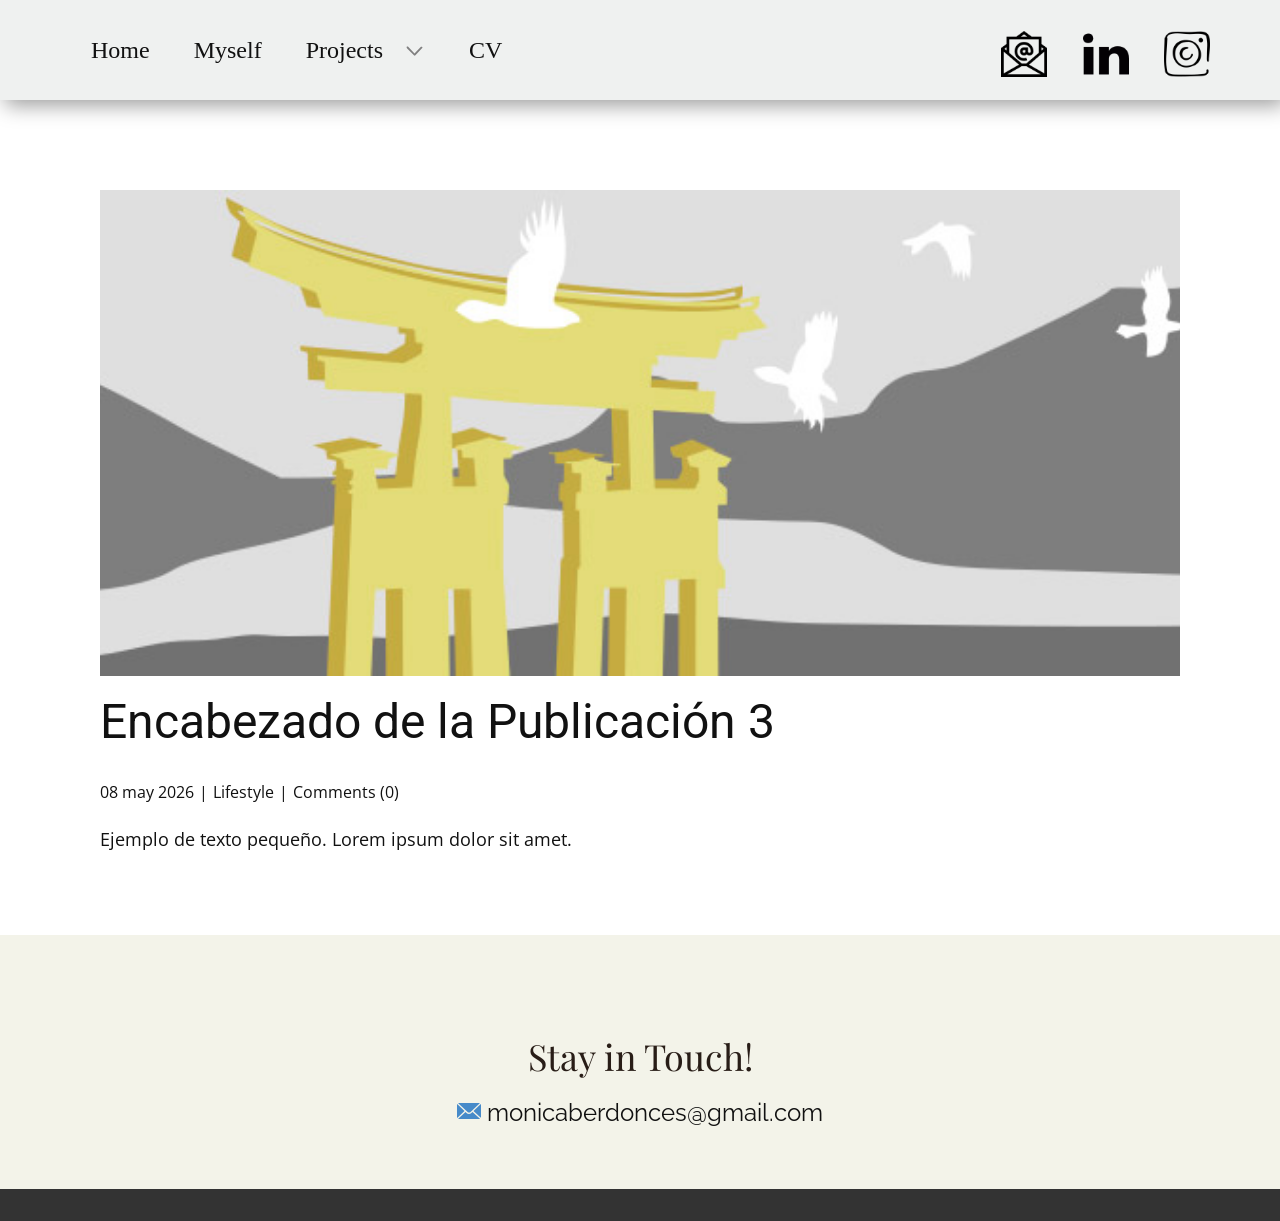
<file: blog/enviar-2.html>
﻿<!DOCTYPE html>
<html style="font-size: 16px;" lang="es"><head>
    <meta name="viewport" content="width=device-width, initial-scale=1.0">
    <meta charset="utf-8">
    <meta name="keywords" content="Encabezado de la Publicación 1">
    <meta name="description" content="">
    <title>Encabezado de la Publicación 3</title>
    <link rel="stylesheet" href="../nicepage.css" media="screen">
<link rel="stylesheet" href="../Post-Template.css" media="screen">
    <script class="u-script" type="text/javascript" src="../jquery.js" defer=""></script>
    <script class="u-script" type="text/javascript" src="../nicepage.js" defer=""></script>
    <meta name="generator" content="Nicepage 8.4.0, nicepage.com">
    
    
    
    
    <link id="u-page-google-font" rel="stylesheet" href="https://fonts.googleapis.com/css2?display=swap&amp;family=Roboto:ital,wght@0,100;0,200;0,300;0,400;0,500;0,600;0,700;0,800;0,900;1,100;1,200;1,300;1,400;1,500;1,600;1,700;1,800;1,900&amp;family=Open+Sans:ital,wght@0,300;0,400;0,500;0,600;0,700;0,800;1,300;1,400;1,500;1,600;1,700;1,800&amp;family=Raleway:ital,wght@0,100;0,200;0,300;0,400;0,500;0,600;0,700;0,800;0,900;1,100;1,200;1,300;1,400;1,500;1,600;1,700;1,800;1,900&amp;family=Playfair+Display:ital,wght@0,400;0,500;0,600;0,700;0,800;0,900;1,400;1,500;1,600;1,700;1,800;1,900">
    <script type="application/ld+json">{
		"@context": "http://schema.org",
		"@type": "Organization",
		"name": "",
		"sameAs": [
				"mailto:monicaberdonces@gmail.com",
				"https://www.linkedin.com/in/m%C3%B3nica-c%C3%A9spedes-berdonces-22176a174/",
				"https://www.instagram.com/_spinelli.m_/"
		]
}</script>
    <meta name="theme-color" content="#478ac9">
  <meta data-intl-tel-input-cdn-path="intlTelInput/"></head>
  <body data-path-to-root="/" data-include-products="false" class="u-body u-xl-mode" data-lang="es"><header class="u-box-shadow u-clearfix u-custom-color-8 u-header u-sticky u-sticky-3488 u-header" id="header"><div class="u-clearfix u-sheet u-valign-middle-lg u-valign-middle-md u-valign-middle-sm u-sheet-1">
        <nav class="u-align-left u-dropdown-icon u-menu u-menu-dropdown u-offcanvas u-menu-1" role="navigation" data-responsive-from="MD">
          <div class="menu-collapse u-custom-font u-font-georgia" style="font-size: 1.5rem;">
            <a class="u-button-style u-custom-border u-hamburger-link u-nav-link" href="#" tabindex="-1" aria-label="Open menu" aria-controls="4e5d">
              <svg class="u-svg-link" preserveAspectRatio="xMidYMin slice" viewBox="0 0 302 302" style=""><use xlink:href="#svg-8a8f"></use></svg>
              <svg xmlns="http://www.w3.org/2000/svg" xmlns:xlink="http://www.w3.org/1999/xlink" version="1.1" id="svg-8a8f" x="0px" y="0px" viewBox="0 0 302 302" style="enable-background:new 0 0 302 302;" xml:space="preserve" class="u-svg-content"><g><rect y="36" width="302" height="30"></rect><rect y="236" width="302" height="30"></rect><rect y="136" width="302" height="30"></rect>
</g><g></g><g></g><g></g><g></g><g></g><g></g><g></g><g></g><g></g><g></g><g></g><g></g><g></g><g></g><g></g></svg>
            </a>
          </div>
          <div class="u-custom-menu u-nav-container">
            <ul role="menubar" class="u-custom-font u-font-georgia u-nav u-unstyled u-nav-1"><li role="none" class="u-nav-item"><a role="menuitem" class="u-button-style u-nav-link u-nav-link-2" href="../index.html">Home</a>
</li><li role="none" class="u-nav-item"><a role="menuitem" class="u-button-style u-nav-link u-nav-link-2" href="../Myself.html">Myself</a>
</li><li role="none" class="u-nav-item"><a role="menuitem" class="u-button-style u-nav-link u-nav-link-2" href="../Projects.html">Projects</a><div class="u-nav-popup"><ul role="menu" class="u-custom-font u-font-raleway u-h-spacing-21 u-nav u-unstyled u-v-spacing-10 u-nav-2" aria-label="Projects menu"><li role="none" class="u-nav-item"><a tabindex="-1" role="menuitem" class="u-button-style u-color-var u-nav-link" href="../Projects.html#block-11" data-page-id="2418008076" style="--color-var: #adcce999;">kkjkj</a>
</li></ul>
</div>
</li><li role="none" class="u-nav-item"><a role="menuitem" class="u-button-style u-nav-link u-nav-link-2" href="../CV.html">CV</a>
</li></ul>
          </div>
          <div class="u-custom-menu u-nav-container-collapse" id="4e5d" role="region" aria-label="Menu panel">
            <div class="u-align-center u-black u-container-align-center u-container-style u-inner-container-layout u-opacity u-opacity-95 u-sidenav u-sidenav-1">
              <div class="u-inner-container-layout u-sidenav-overflow">
                <div class="u-menu-close" tabindex="-1" aria-label="Close menu"></div>
                <ul class="u-align-center u-nav u-popupmenu-items u-unstyled u-nav-3" role="menubar"><li role="none" class="u-nav-item"><a role="menuitem" class="u-button-style u-nav-link" href="../index.html">Home</a>
</li><li role="none" class="u-nav-item"><a role="menuitem" class="u-button-style u-nav-link" href="../Myself.html">Myself</a>
</li><li role="none" class="u-nav-item"><a role="menuitem" class="u-button-style u-nav-link" href="../Projects.html">Projects</a><div class="u-nav-popup"><ul role="menu" class="u-custom-font u-font-raleway u-h-spacing-21 u-nav u-unstyled u-v-spacing-10 u-nav-4" aria-label="Projects menu"><li role="none" class="u-nav-item"><a tabindex="-1" role="menuitem" class="u-button-style u-nav-link" href="../Projects.html#block-11" data-page-id="2418008076">kkjkj</a>
</li></ul>
</div>
</li><li role="none" class="u-nav-item"><a role="menuitem" class="u-button-style u-nav-link" href="../CV.html">CV</a>
</li></ul>
              </div>
            </div>
            <div class="u-black u-menu-overlay u-opacity u-opacity-70"></div>
          </div>
          <style class="menu-style">@media (max-width: 939px) {
                    [data-responsive-from="MD"] .u-nav-container {
                        display: none;
                    }
                    [data-responsive-from="MD"] .menu-collapse {
                        display: block;
                    }
                }</style>
        </nav>
        <div class="u-social-icons u-social-icons-1">
          <a class="u-social-url" title="Email" target="_blank" href="mailto:monicaberdonces@gmail.com"><span class="u-file-icon u-icon u-social-facebook u-social-icon u-icon-1"><img src="../images/1917716.png" alt=""></span>
          </a>
          <a class="u-social-url" title="Linkedin" target="_blank" href="https://www.linkedin.com/in/m%C3%B3nica-c%C3%A9spedes-berdonces-22176a174/"><span class="u-file-icon u-icon u-social-icon u-social-twitter u-icon-2"><img src="../images/2397.png" alt=""></span>
          </a>
          <a class="u-social-url" title="Instagram" target="_blank" href="https://www.instagram.com/_spinelli.m_/"><span class="u-file-icon u-icon u-social-icon u-social-instagram u-icon-3"><img src="../images/5618785.png" alt=""></span>
          </a>
        </div>
      </div></header>
    <section class="u-align-center u-clearfix u-section-1" id="block-2">
      <div class="u-clearfix u-sheet u-valign-middle-md u-valign-middle-sm u-valign-middle-xs u-sheet-1"><!--post_details--><!--post_details_options_json--><!--{"source":""}--><!--/post_details_options_json--><!--blog_post-->
        <div class="u-container-style u-expanded-width u-post-details u-post-details-1">
          <div class="u-container-layout u-valign-middle u-container-layout-1"><!--blog_post_image-->
            <img alt="" class="u-blog-control u-expanded-width u-image u-image-default u-image-1" src="../images/8ad73f3c.jpeg"><!--/blog_post_image--><!--blog_post_header-->
            <h2 class="u-blog-control u-text u-text-1">Encabezado de la Publicación 3</h2><!--/blog_post_header--><!--blog_post_metadata-->
            <div class="u-blog-control u-metadata u-metadata-1"><!--blog_post_metadata_date--><span class="u-meta-date u-meta-icon">08 may 2026</span><!--/blog_post_metadata_date--><!--blog_post_metadata_category--><span class="u-meta-category u-meta-icon"><a href="blog.html#/blog-1///3">Lifestyle</a></span><!--/blog_post_metadata_category--><!--blog_post_metadata_comments--><span class="u-meta-comments u-meta-icon"><!--blog_post_metadata_comments_content-->Comments (0)<!--/blog_post_metadata_comments_content--></span><!--/blog_post_metadata_comments-->
            </div><!--/blog_post_metadata--><!--blog_post_content-->
            <div class="u-align-justify u-blog-control u-post-content u-text u-text-2 fr-view">
  <p>Ejemplo de texto pequeño. Lorem ipsum dolor sit amet.</p>
  </div><!--/blog_post_content-->
          </div>
        </div><!--/blog_post--><!--/post_details-->
      </div>
    </section>
    
    
    
    
    <footer class="u-align-center u-clearfix u-container-align-center u-custom-color-11 u-footer u-footer" id="footer"><div class="u-clearfix u-sheet u-sheet-1">
        <p class="u-custom-font u-font-playfair-display u-text u-text-custom-color-6 u-text-default u-text-1">Stay in Touch!</p>
        <a href="mailto:monicaberdonces@gmail.com" class="u-active-none u-btn u-btn-rectangle u-button-style u-custom-font u-font-raleway u-hover-none u-none u-text-body-color u-btn-1"><span class="u-icon u-icon-1"><svg class="u-svg-content" viewBox="0 0 24 16" x="0px" y="0px" style="width: 1em; height: 1em;"><path fill="currentColor" d="M23.8,1.1l-7.3,6.8l7.3,6.8c0.1-0.2,0.2-0.6,0.2-0.9V2C24,1.7,23.9,1.4,23.8,1.1z M21.8,0H2.2
	c-0.4,0-0.7,0.1-1,0.2L10.6,9c0.8,0.8,2.2,0.8,3,0l9.2-8.7C22.6,0.1,22.2,0,21.8,0z M0.2,1.1C0.1,1.4,0,1.7,0,2V14
	c0,0.3,0.1,0.6,0.2,0.9l7.3-6.8L0.2,1.1z M15.5,9l-1.1,1c-1.3,1.2-3.6,1.2-4.9,0l-1-1l-7.3,6.8c0.2,0.1,0.6,0.2,1,0.2H22
	c0.4,0,0.6-0.1,1-0.2L15.5,9z"></path></svg></span>&nbsp;monicaberdonces@gmail.com
        </a>
      </div></footer>
    <section class="u-backlink u-clearfix u-grey-80"></section>
  
</body></html>
</file>
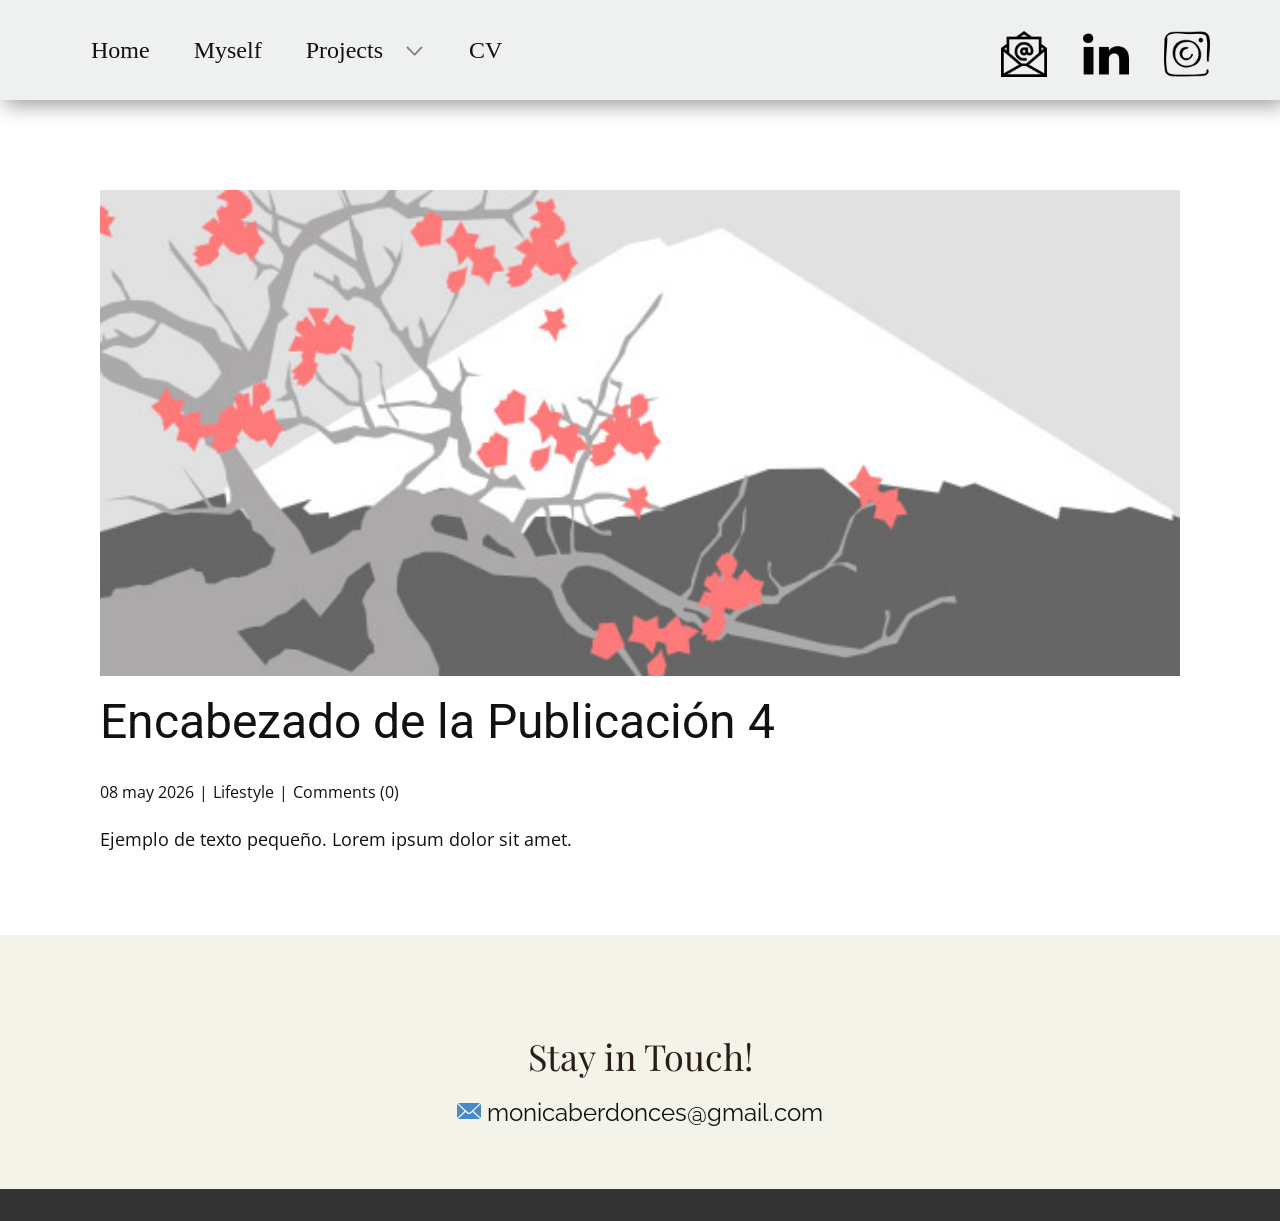
<file: blog/enviar-3.html>
﻿<!DOCTYPE html>
<html style="font-size: 16px;" lang="es"><head>
    <meta name="viewport" content="width=device-width, initial-scale=1.0">
    <meta charset="utf-8">
    <meta name="keywords" content="Encabezado de la Publicación 1">
    <meta name="description" content="">
    <title>Encabezado de la Publicación 4</title>
    <link rel="stylesheet" href="../nicepage.css" media="screen">
<link rel="stylesheet" href="../Post-Template.css" media="screen">
    <script class="u-script" type="text/javascript" src="../jquery.js" defer=""></script>
    <script class="u-script" type="text/javascript" src="../nicepage.js" defer=""></script>
    <meta name="generator" content="Nicepage 8.4.0, nicepage.com">
    
    
    
    
    <link id="u-page-google-font" rel="stylesheet" href="https://fonts.googleapis.com/css2?display=swap&amp;family=Roboto:ital,wght@0,100;0,200;0,300;0,400;0,500;0,600;0,700;0,800;0,900;1,100;1,200;1,300;1,400;1,500;1,600;1,700;1,800;1,900&amp;family=Open+Sans:ital,wght@0,300;0,400;0,500;0,600;0,700;0,800;1,300;1,400;1,500;1,600;1,700;1,800&amp;family=Raleway:ital,wght@0,100;0,200;0,300;0,400;0,500;0,600;0,700;0,800;0,900;1,100;1,200;1,300;1,400;1,500;1,600;1,700;1,800;1,900&amp;family=Playfair+Display:ital,wght@0,400;0,500;0,600;0,700;0,800;0,900;1,400;1,500;1,600;1,700;1,800;1,900">
    <script type="application/ld+json">{
		"@context": "http://schema.org",
		"@type": "Organization",
		"name": "",
		"sameAs": [
				"mailto:monicaberdonces@gmail.com",
				"https://www.linkedin.com/in/m%C3%B3nica-c%C3%A9spedes-berdonces-22176a174/",
				"https://www.instagram.com/_spinelli.m_/"
		]
}</script>
    <meta name="theme-color" content="#478ac9">
  <meta data-intl-tel-input-cdn-path="intlTelInput/"></head>
  <body data-path-to-root="/" data-include-products="false" class="u-body u-xl-mode" data-lang="es"><header class="u-box-shadow u-clearfix u-custom-color-8 u-header u-sticky u-sticky-3488 u-header" id="header"><div class="u-clearfix u-sheet u-valign-middle-lg u-valign-middle-md u-valign-middle-sm u-sheet-1">
        <nav class="u-align-left u-dropdown-icon u-menu u-menu-dropdown u-offcanvas u-menu-1" role="navigation" data-responsive-from="MD">
          <div class="menu-collapse u-custom-font u-font-georgia" style="font-size: 1.5rem;">
            <a class="u-button-style u-custom-border u-hamburger-link u-nav-link" href="#" tabindex="-1" aria-label="Open menu" aria-controls="4e5d">
              <svg class="u-svg-link" preserveAspectRatio="xMidYMin slice" viewBox="0 0 302 302" style=""><use xlink:href="#svg-8a8f"></use></svg>
              <svg xmlns="http://www.w3.org/2000/svg" xmlns:xlink="http://www.w3.org/1999/xlink" version="1.1" id="svg-8a8f" x="0px" y="0px" viewBox="0 0 302 302" style="enable-background:new 0 0 302 302;" xml:space="preserve" class="u-svg-content"><g><rect y="36" width="302" height="30"></rect><rect y="236" width="302" height="30"></rect><rect y="136" width="302" height="30"></rect>
</g><g></g><g></g><g></g><g></g><g></g><g></g><g></g><g></g><g></g><g></g><g></g><g></g><g></g><g></g><g></g></svg>
            </a>
          </div>
          <div class="u-custom-menu u-nav-container">
            <ul role="menubar" class="u-custom-font u-font-georgia u-nav u-unstyled u-nav-1"><li role="none" class="u-nav-item"><a role="menuitem" class="u-button-style u-nav-link u-nav-link-2" href="../index.html">Home</a>
</li><li role="none" class="u-nav-item"><a role="menuitem" class="u-button-style u-nav-link u-nav-link-2" href="../Myself.html">Myself</a>
</li><li role="none" class="u-nav-item"><a role="menuitem" class="u-button-style u-nav-link u-nav-link-2" href="../Projects.html">Projects</a><div class="u-nav-popup"><ul role="menu" class="u-custom-font u-font-raleway u-h-spacing-21 u-nav u-unstyled u-v-spacing-10 u-nav-2" aria-label="Projects menu"><li role="none" class="u-nav-item"><a tabindex="-1" role="menuitem" class="u-button-style u-color-var u-nav-link" href="../Projects.html#block-11" data-page-id="2418008076" style="--color-var: #adcce999;">kkjkj</a>
</li></ul>
</div>
</li><li role="none" class="u-nav-item"><a role="menuitem" class="u-button-style u-nav-link u-nav-link-2" href="../CV.html">CV</a>
</li></ul>
          </div>
          <div class="u-custom-menu u-nav-container-collapse" id="4e5d" role="region" aria-label="Menu panel">
            <div class="u-align-center u-black u-container-align-center u-container-style u-inner-container-layout u-opacity u-opacity-95 u-sidenav u-sidenav-1">
              <div class="u-inner-container-layout u-sidenav-overflow">
                <div class="u-menu-close" tabindex="-1" aria-label="Close menu"></div>
                <ul class="u-align-center u-nav u-popupmenu-items u-unstyled u-nav-3" role="menubar"><li role="none" class="u-nav-item"><a role="menuitem" class="u-button-style u-nav-link" href="../index.html">Home</a>
</li><li role="none" class="u-nav-item"><a role="menuitem" class="u-button-style u-nav-link" href="../Myself.html">Myself</a>
</li><li role="none" class="u-nav-item"><a role="menuitem" class="u-button-style u-nav-link" href="../Projects.html">Projects</a><div class="u-nav-popup"><ul role="menu" class="u-custom-font u-font-raleway u-h-spacing-21 u-nav u-unstyled u-v-spacing-10 u-nav-4" aria-label="Projects menu"><li role="none" class="u-nav-item"><a tabindex="-1" role="menuitem" class="u-button-style u-nav-link" href="../Projects.html#block-11" data-page-id="2418008076">kkjkj</a>
</li></ul>
</div>
</li><li role="none" class="u-nav-item"><a role="menuitem" class="u-button-style u-nav-link" href="../CV.html">CV</a>
</li></ul>
              </div>
            </div>
            <div class="u-black u-menu-overlay u-opacity u-opacity-70"></div>
          </div>
          <style class="menu-style">@media (max-width: 939px) {
                    [data-responsive-from="MD"] .u-nav-container {
                        display: none;
                    }
                    [data-responsive-from="MD"] .menu-collapse {
                        display: block;
                    }
                }</style>
        </nav>
        <div class="u-social-icons u-social-icons-1">
          <a class="u-social-url" title="Email" target="_blank" href="mailto:monicaberdonces@gmail.com"><span class="u-file-icon u-icon u-social-facebook u-social-icon u-icon-1"><img src="../images/1917716.png" alt=""></span>
          </a>
          <a class="u-social-url" title="Linkedin" target="_blank" href="https://www.linkedin.com/in/m%C3%B3nica-c%C3%A9spedes-berdonces-22176a174/"><span class="u-file-icon u-icon u-social-icon u-social-twitter u-icon-2"><img src="../images/2397.png" alt=""></span>
          </a>
          <a class="u-social-url" title="Instagram" target="_blank" href="https://www.instagram.com/_spinelli.m_/"><span class="u-file-icon u-icon u-social-icon u-social-instagram u-icon-3"><img src="../images/5618785.png" alt=""></span>
          </a>
        </div>
      </div></header>
    <section class="u-align-center u-clearfix u-section-1" id="block-2">
      <div class="u-clearfix u-sheet u-valign-middle-md u-valign-middle-sm u-valign-middle-xs u-sheet-1"><!--post_details--><!--post_details_options_json--><!--{"source":""}--><!--/post_details_options_json--><!--blog_post-->
        <div class="u-container-style u-expanded-width u-post-details u-post-details-1">
          <div class="u-container-layout u-valign-middle u-container-layout-1"><!--blog_post_image-->
            <img alt="" class="u-blog-control u-expanded-width u-image u-image-default u-image-1" src="../images/0fd3416c.jpeg"><!--/blog_post_image--><!--blog_post_header-->
            <h2 class="u-blog-control u-text u-text-1">Encabezado de la Publicación 4</h2><!--/blog_post_header--><!--blog_post_metadata-->
            <div class="u-blog-control u-metadata u-metadata-1"><!--blog_post_metadata_date--><span class="u-meta-date u-meta-icon">08 may 2026</span><!--/blog_post_metadata_date--><!--blog_post_metadata_category--><span class="u-meta-category u-meta-icon"><a href="blog.html#/blog-1///3">Lifestyle</a></span><!--/blog_post_metadata_category--><!--blog_post_metadata_comments--><span class="u-meta-comments u-meta-icon"><!--blog_post_metadata_comments_content-->Comments (0)<!--/blog_post_metadata_comments_content--></span><!--/blog_post_metadata_comments-->
            </div><!--/blog_post_metadata--><!--blog_post_content-->
            <div class="u-align-justify u-blog-control u-post-content u-text u-text-2 fr-view">
  <p>Ejemplo de texto pequeño. Lorem ipsum dolor sit amet.</p>
  </div><!--/blog_post_content-->
          </div>
        </div><!--/blog_post--><!--/post_details-->
      </div>
    </section>
    
    
    
    
    <footer class="u-align-center u-clearfix u-container-align-center u-custom-color-11 u-footer u-footer" id="footer"><div class="u-clearfix u-sheet u-sheet-1">
        <p class="u-custom-font u-font-playfair-display u-text u-text-custom-color-6 u-text-default u-text-1">Stay in Touch!</p>
        <a href="mailto:monicaberdonces@gmail.com" class="u-active-none u-btn u-btn-rectangle u-button-style u-custom-font u-font-raleway u-hover-none u-none u-text-body-color u-btn-1"><span class="u-icon u-icon-1"><svg class="u-svg-content" viewBox="0 0 24 16" x="0px" y="0px" style="width: 1em; height: 1em;"><path fill="currentColor" d="M23.8,1.1l-7.3,6.8l7.3,6.8c0.1-0.2,0.2-0.6,0.2-0.9V2C24,1.7,23.9,1.4,23.8,1.1z M21.8,0H2.2
	c-0.4,0-0.7,0.1-1,0.2L10.6,9c0.8,0.8,2.2,0.8,3,0l9.2-8.7C22.6,0.1,22.2,0,21.8,0z M0.2,1.1C0.1,1.4,0,1.7,0,2V14
	c0,0.3,0.1,0.6,0.2,0.9l7.3-6.8L0.2,1.1z M15.5,9l-1.1,1c-1.3,1.2-3.6,1.2-4.9,0l-1-1l-7.3,6.8c0.2,0.1,0.6,0.2,1,0.2H22
	c0.4,0,0.6-0.1,1-0.2L15.5,9z"></path></svg></span>&nbsp;monicaberdonces@gmail.com
        </a>
      </div></footer>
    <section class="u-backlink u-clearfix u-grey-80"></section>
  
</body></html>
</file>
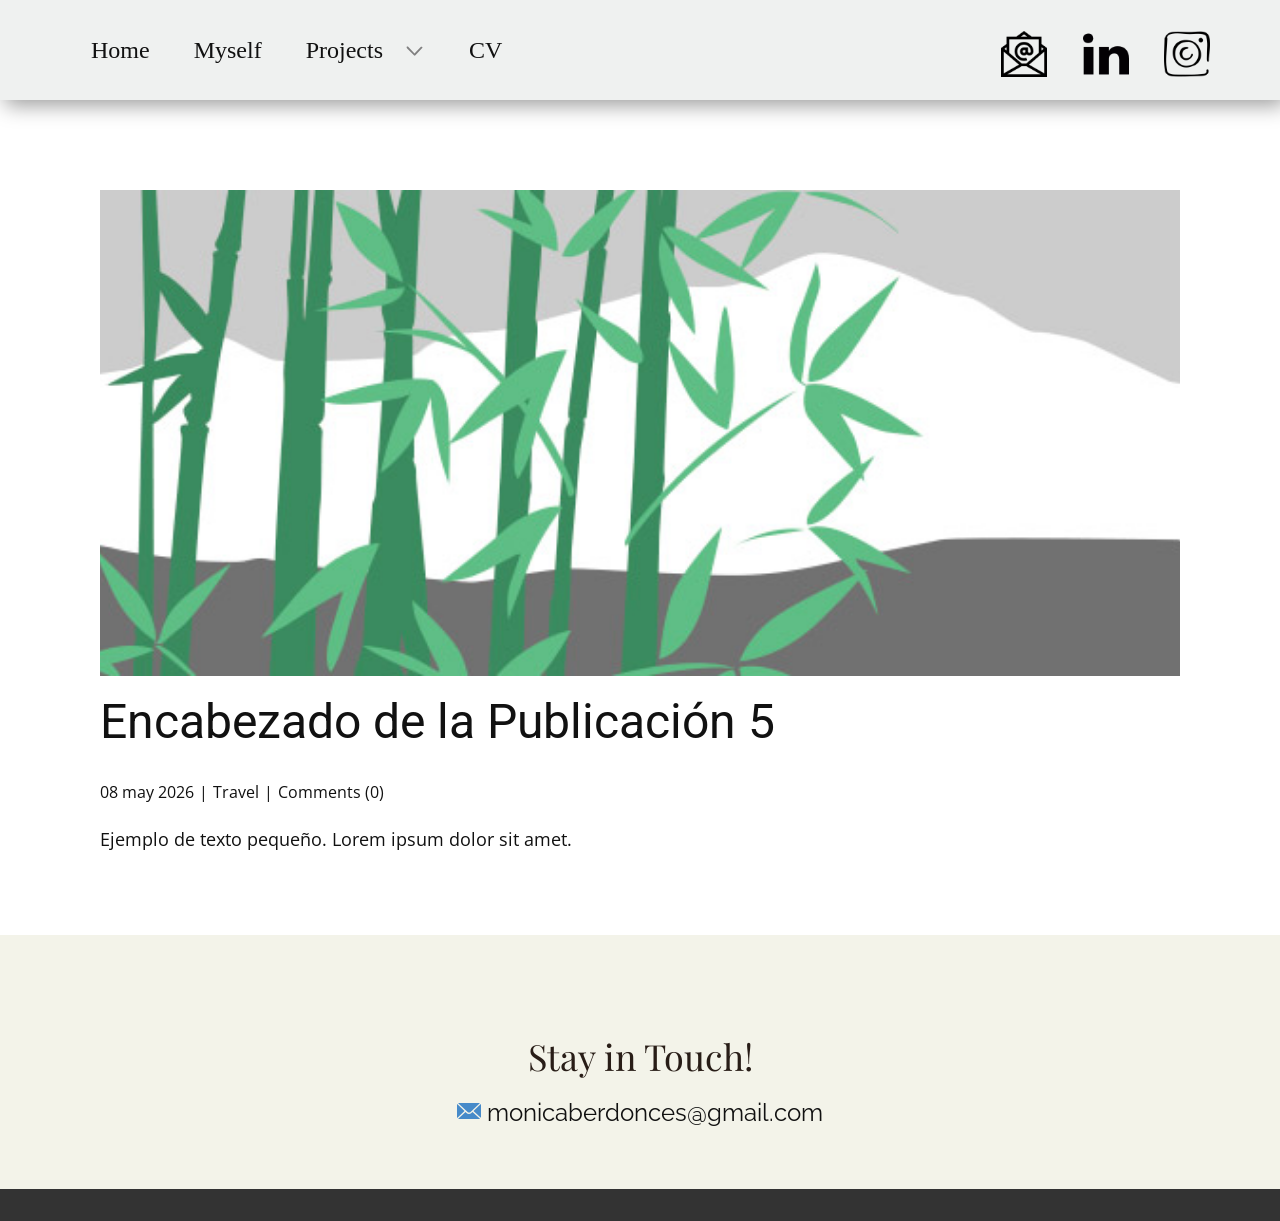
<file: blog/enviar-4.html>
﻿<!DOCTYPE html>
<html style="font-size: 16px;" lang="es"><head>
    <meta name="viewport" content="width=device-width, initial-scale=1.0">
    <meta charset="utf-8">
    <meta name="keywords" content="Encabezado de la Publicación 1">
    <meta name="description" content="">
    <title>Encabezado de la Publicación 5</title>
    <link rel="stylesheet" href="../nicepage.css" media="screen">
<link rel="stylesheet" href="../Post-Template.css" media="screen">
    <script class="u-script" type="text/javascript" src="../jquery.js" defer=""></script>
    <script class="u-script" type="text/javascript" src="../nicepage.js" defer=""></script>
    <meta name="generator" content="Nicepage 8.4.0, nicepage.com">
    
    
    
    
    <link id="u-page-google-font" rel="stylesheet" href="https://fonts.googleapis.com/css2?display=swap&amp;family=Roboto:ital,wght@0,100;0,200;0,300;0,400;0,500;0,600;0,700;0,800;0,900;1,100;1,200;1,300;1,400;1,500;1,600;1,700;1,800;1,900&amp;family=Open+Sans:ital,wght@0,300;0,400;0,500;0,600;0,700;0,800;1,300;1,400;1,500;1,600;1,700;1,800&amp;family=Raleway:ital,wght@0,100;0,200;0,300;0,400;0,500;0,600;0,700;0,800;0,900;1,100;1,200;1,300;1,400;1,500;1,600;1,700;1,800;1,900&amp;family=Playfair+Display:ital,wght@0,400;0,500;0,600;0,700;0,800;0,900;1,400;1,500;1,600;1,700;1,800;1,900">
    <script type="application/ld+json">{
		"@context": "http://schema.org",
		"@type": "Organization",
		"name": "",
		"sameAs": [
				"mailto:monicaberdonces@gmail.com",
				"https://www.linkedin.com/in/m%C3%B3nica-c%C3%A9spedes-berdonces-22176a174/",
				"https://www.instagram.com/_spinelli.m_/"
		]
}</script>
    <meta name="theme-color" content="#478ac9">
  <meta data-intl-tel-input-cdn-path="intlTelInput/"></head>
  <body data-path-to-root="/" data-include-products="false" class="u-body u-xl-mode" data-lang="es"><header class="u-box-shadow u-clearfix u-custom-color-8 u-header u-sticky u-sticky-3488 u-header" id="header"><div class="u-clearfix u-sheet u-valign-middle-lg u-valign-middle-md u-valign-middle-sm u-sheet-1">
        <nav class="u-align-left u-dropdown-icon u-menu u-menu-dropdown u-offcanvas u-menu-1" role="navigation" data-responsive-from="MD">
          <div class="menu-collapse u-custom-font u-font-georgia" style="font-size: 1.5rem;">
            <a class="u-button-style u-custom-border u-hamburger-link u-nav-link" href="#" tabindex="-1" aria-label="Open menu" aria-controls="4e5d">
              <svg class="u-svg-link" preserveAspectRatio="xMidYMin slice" viewBox="0 0 302 302" style=""><use xlink:href="#svg-8a8f"></use></svg>
              <svg xmlns="http://www.w3.org/2000/svg" xmlns:xlink="http://www.w3.org/1999/xlink" version="1.1" id="svg-8a8f" x="0px" y="0px" viewBox="0 0 302 302" style="enable-background:new 0 0 302 302;" xml:space="preserve" class="u-svg-content"><g><rect y="36" width="302" height="30"></rect><rect y="236" width="302" height="30"></rect><rect y="136" width="302" height="30"></rect>
</g><g></g><g></g><g></g><g></g><g></g><g></g><g></g><g></g><g></g><g></g><g></g><g></g><g></g><g></g><g></g></svg>
            </a>
          </div>
          <div class="u-custom-menu u-nav-container">
            <ul role="menubar" class="u-custom-font u-font-georgia u-nav u-unstyled u-nav-1"><li role="none" class="u-nav-item"><a role="menuitem" class="u-button-style u-nav-link u-nav-link-2" href="../index.html">Home</a>
</li><li role="none" class="u-nav-item"><a role="menuitem" class="u-button-style u-nav-link u-nav-link-2" href="../Myself.html">Myself</a>
</li><li role="none" class="u-nav-item"><a role="menuitem" class="u-button-style u-nav-link u-nav-link-2" href="../Projects.html">Projects</a><div class="u-nav-popup"><ul role="menu" class="u-custom-font u-font-raleway u-h-spacing-21 u-nav u-unstyled u-v-spacing-10 u-nav-2" aria-label="Projects menu"><li role="none" class="u-nav-item"><a tabindex="-1" role="menuitem" class="u-button-style u-color-var u-nav-link" href="../Projects.html#block-11" data-page-id="2418008076" style="--color-var: #adcce999;">kkjkj</a>
</li></ul>
</div>
</li><li role="none" class="u-nav-item"><a role="menuitem" class="u-button-style u-nav-link u-nav-link-2" href="../CV.html">CV</a>
</li></ul>
          </div>
          <div class="u-custom-menu u-nav-container-collapse" id="4e5d" role="region" aria-label="Menu panel">
            <div class="u-align-center u-black u-container-align-center u-container-style u-inner-container-layout u-opacity u-opacity-95 u-sidenav u-sidenav-1">
              <div class="u-inner-container-layout u-sidenav-overflow">
                <div class="u-menu-close" tabindex="-1" aria-label="Close menu"></div>
                <ul class="u-align-center u-nav u-popupmenu-items u-unstyled u-nav-3" role="menubar"><li role="none" class="u-nav-item"><a role="menuitem" class="u-button-style u-nav-link" href="../index.html">Home</a>
</li><li role="none" class="u-nav-item"><a role="menuitem" class="u-button-style u-nav-link" href="../Myself.html">Myself</a>
</li><li role="none" class="u-nav-item"><a role="menuitem" class="u-button-style u-nav-link" href="../Projects.html">Projects</a><div class="u-nav-popup"><ul role="menu" class="u-custom-font u-font-raleway u-h-spacing-21 u-nav u-unstyled u-v-spacing-10 u-nav-4" aria-label="Projects menu"><li role="none" class="u-nav-item"><a tabindex="-1" role="menuitem" class="u-button-style u-nav-link" href="../Projects.html#block-11" data-page-id="2418008076">kkjkj</a>
</li></ul>
</div>
</li><li role="none" class="u-nav-item"><a role="menuitem" class="u-button-style u-nav-link" href="../CV.html">CV</a>
</li></ul>
              </div>
            </div>
            <div class="u-black u-menu-overlay u-opacity u-opacity-70"></div>
          </div>
          <style class="menu-style">@media (max-width: 939px) {
                    [data-responsive-from="MD"] .u-nav-container {
                        display: none;
                    }
                    [data-responsive-from="MD"] .menu-collapse {
                        display: block;
                    }
                }</style>
        </nav>
        <div class="u-social-icons u-social-icons-1">
          <a class="u-social-url" title="Email" target="_blank" href="mailto:monicaberdonces@gmail.com"><span class="u-file-icon u-icon u-social-facebook u-social-icon u-icon-1"><img src="../images/1917716.png" alt=""></span>
          </a>
          <a class="u-social-url" title="Linkedin" target="_blank" href="https://www.linkedin.com/in/m%C3%B3nica-c%C3%A9spedes-berdonces-22176a174/"><span class="u-file-icon u-icon u-social-icon u-social-twitter u-icon-2"><img src="../images/2397.png" alt=""></span>
          </a>
          <a class="u-social-url" title="Instagram" target="_blank" href="https://www.instagram.com/_spinelli.m_/"><span class="u-file-icon u-icon u-social-icon u-social-instagram u-icon-3"><img src="../images/5618785.png" alt=""></span>
          </a>
        </div>
      </div></header>
    <section class="u-align-center u-clearfix u-section-1" id="block-2">
      <div class="u-clearfix u-sheet u-valign-middle-md u-valign-middle-sm u-valign-middle-xs u-sheet-1"><!--post_details--><!--post_details_options_json--><!--{"source":""}--><!--/post_details_options_json--><!--blog_post-->
        <div class="u-container-style u-expanded-width u-post-details u-post-details-1">
          <div class="u-container-layout u-valign-middle u-container-layout-1"><!--blog_post_image-->
            <img alt="" class="u-blog-control u-expanded-width u-image u-image-default u-image-1" src="../images/68f64b9d.jpeg"><!--/blog_post_image--><!--blog_post_header-->
            <h2 class="u-blog-control u-text u-text-1">Encabezado de la Publicación 5</h2><!--/blog_post_header--><!--blog_post_metadata-->
            <div class="u-blog-control u-metadata u-metadata-1"><!--blog_post_metadata_date--><span class="u-meta-date u-meta-icon">08 may 2026</span><!--/blog_post_metadata_date--><!--blog_post_metadata_category--><span class="u-meta-category u-meta-icon"><a href="blog.html#/blog-1///2">Travel</a></span><!--/blog_post_metadata_category--><!--blog_post_metadata_comments--><span class="u-meta-comments u-meta-icon"><!--blog_post_metadata_comments_content-->Comments (0)<!--/blog_post_metadata_comments_content--></span><!--/blog_post_metadata_comments-->
            </div><!--/blog_post_metadata--><!--blog_post_content-->
            <div class="u-align-justify u-blog-control u-post-content u-text u-text-2 fr-view">
  <p>Ejemplo de texto pequeño. Lorem ipsum dolor sit amet.</p>
  </div><!--/blog_post_content-->
          </div>
        </div><!--/blog_post--><!--/post_details-->
      </div>
    </section>
    
    
    
    
    <footer class="u-align-center u-clearfix u-container-align-center u-custom-color-11 u-footer u-footer" id="footer"><div class="u-clearfix u-sheet u-sheet-1">
        <p class="u-custom-font u-font-playfair-display u-text u-text-custom-color-6 u-text-default u-text-1">Stay in Touch!</p>
        <a href="mailto:monicaberdonces@gmail.com" class="u-active-none u-btn u-btn-rectangle u-button-style u-custom-font u-font-raleway u-hover-none u-none u-text-body-color u-btn-1"><span class="u-icon u-icon-1"><svg class="u-svg-content" viewBox="0 0 24 16" x="0px" y="0px" style="width: 1em; height: 1em;"><path fill="currentColor" d="M23.8,1.1l-7.3,6.8l7.3,6.8c0.1-0.2,0.2-0.6,0.2-0.9V2C24,1.7,23.9,1.4,23.8,1.1z M21.8,0H2.2
	c-0.4,0-0.7,0.1-1,0.2L10.6,9c0.8,0.8,2.2,0.8,3,0l9.2-8.7C22.6,0.1,22.2,0,21.8,0z M0.2,1.1C0.1,1.4,0,1.7,0,2V14
	c0,0.3,0.1,0.6,0.2,0.9l7.3-6.8L0.2,1.1z M15.5,9l-1.1,1c-1.3,1.2-3.6,1.2-4.9,0l-1-1l-7.3,6.8c0.2,0.1,0.6,0.2,1,0.2H22
	c0.4,0,0.6-0.1,1-0.2L15.5,9z"></path></svg></span>&nbsp;monicaberdonces@gmail.com
        </a>
      </div></footer>
    <section class="u-backlink u-clearfix u-grey-80"></section>
  
</body></html>
</file>
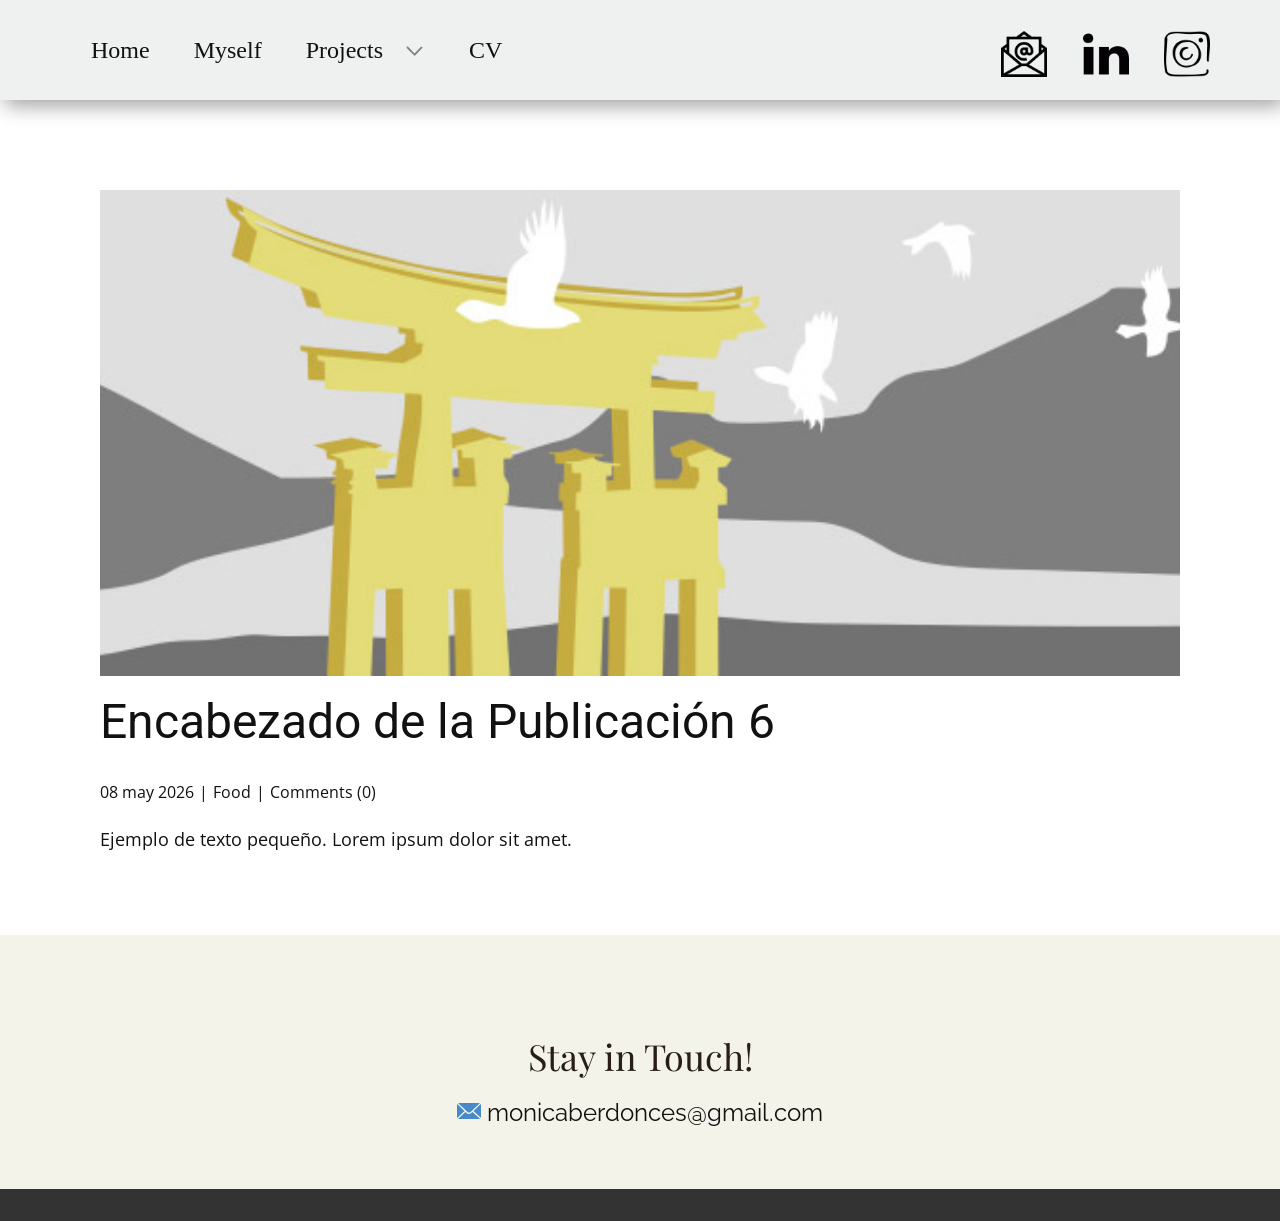
<file: blog/enviar-5.html>
﻿<!DOCTYPE html>
<html style="font-size: 16px;" lang="es"><head>
    <meta name="viewport" content="width=device-width, initial-scale=1.0">
    <meta charset="utf-8">
    <meta name="keywords" content="Encabezado de la Publicación 1">
    <meta name="description" content="">
    <title>Encabezado de la Publicación 6</title>
    <link rel="stylesheet" href="../nicepage.css" media="screen">
<link rel="stylesheet" href="../Post-Template.css" media="screen">
    <script class="u-script" type="text/javascript" src="../jquery.js" defer=""></script>
    <script class="u-script" type="text/javascript" src="../nicepage.js" defer=""></script>
    <meta name="generator" content="Nicepage 8.4.0, nicepage.com">
    
    
    
    
    <link id="u-page-google-font" rel="stylesheet" href="https://fonts.googleapis.com/css2?display=swap&amp;family=Roboto:ital,wght@0,100;0,200;0,300;0,400;0,500;0,600;0,700;0,800;0,900;1,100;1,200;1,300;1,400;1,500;1,600;1,700;1,800;1,900&amp;family=Open+Sans:ital,wght@0,300;0,400;0,500;0,600;0,700;0,800;1,300;1,400;1,500;1,600;1,700;1,800&amp;family=Raleway:ital,wght@0,100;0,200;0,300;0,400;0,500;0,600;0,700;0,800;0,900;1,100;1,200;1,300;1,400;1,500;1,600;1,700;1,800;1,900&amp;family=Playfair+Display:ital,wght@0,400;0,500;0,600;0,700;0,800;0,900;1,400;1,500;1,600;1,700;1,800;1,900">
    <script type="application/ld+json">{
		"@context": "http://schema.org",
		"@type": "Organization",
		"name": "",
		"sameAs": [
				"mailto:monicaberdonces@gmail.com",
				"https://www.linkedin.com/in/m%C3%B3nica-c%C3%A9spedes-berdonces-22176a174/",
				"https://www.instagram.com/_spinelli.m_/"
		]
}</script>
    <meta name="theme-color" content="#478ac9">
  <meta data-intl-tel-input-cdn-path="intlTelInput/"></head>
  <body data-path-to-root="/" data-include-products="false" class="u-body u-xl-mode" data-lang="es"><header class="u-box-shadow u-clearfix u-custom-color-8 u-header u-sticky u-sticky-3488 u-header" id="header"><div class="u-clearfix u-sheet u-valign-middle-lg u-valign-middle-md u-valign-middle-sm u-sheet-1">
        <nav class="u-align-left u-dropdown-icon u-menu u-menu-dropdown u-offcanvas u-menu-1" role="navigation" data-responsive-from="MD">
          <div class="menu-collapse u-custom-font u-font-georgia" style="font-size: 1.5rem;">
            <a class="u-button-style u-custom-border u-hamburger-link u-nav-link" href="#" tabindex="-1" aria-label="Open menu" aria-controls="4e5d">
              <svg class="u-svg-link" preserveAspectRatio="xMidYMin slice" viewBox="0 0 302 302" style=""><use xlink:href="#svg-8a8f"></use></svg>
              <svg xmlns="http://www.w3.org/2000/svg" xmlns:xlink="http://www.w3.org/1999/xlink" version="1.1" id="svg-8a8f" x="0px" y="0px" viewBox="0 0 302 302" style="enable-background:new 0 0 302 302;" xml:space="preserve" class="u-svg-content"><g><rect y="36" width="302" height="30"></rect><rect y="236" width="302" height="30"></rect><rect y="136" width="302" height="30"></rect>
</g><g></g><g></g><g></g><g></g><g></g><g></g><g></g><g></g><g></g><g></g><g></g><g></g><g></g><g></g><g></g></svg>
            </a>
          </div>
          <div class="u-custom-menu u-nav-container">
            <ul role="menubar" class="u-custom-font u-font-georgia u-nav u-unstyled u-nav-1"><li role="none" class="u-nav-item"><a role="menuitem" class="u-button-style u-nav-link u-nav-link-2" href="../index.html">Home</a>
</li><li role="none" class="u-nav-item"><a role="menuitem" class="u-button-style u-nav-link u-nav-link-2" href="../Myself.html">Myself</a>
</li><li role="none" class="u-nav-item"><a role="menuitem" class="u-button-style u-nav-link u-nav-link-2" href="../Projects.html">Projects</a><div class="u-nav-popup"><ul role="menu" class="u-custom-font u-font-raleway u-h-spacing-21 u-nav u-unstyled u-v-spacing-10 u-nav-2" aria-label="Projects menu"><li role="none" class="u-nav-item"><a tabindex="-1" role="menuitem" class="u-button-style u-color-var u-nav-link" href="../Projects.html#block-11" data-page-id="2418008076" style="--color-var: #adcce999;">kkjkj</a>
</li></ul>
</div>
</li><li role="none" class="u-nav-item"><a role="menuitem" class="u-button-style u-nav-link u-nav-link-2" href="../CV.html">CV</a>
</li></ul>
          </div>
          <div class="u-custom-menu u-nav-container-collapse" id="4e5d" role="region" aria-label="Menu panel">
            <div class="u-align-center u-black u-container-align-center u-container-style u-inner-container-layout u-opacity u-opacity-95 u-sidenav u-sidenav-1">
              <div class="u-inner-container-layout u-sidenav-overflow">
                <div class="u-menu-close" tabindex="-1" aria-label="Close menu"></div>
                <ul class="u-align-center u-nav u-popupmenu-items u-unstyled u-nav-3" role="menubar"><li role="none" class="u-nav-item"><a role="menuitem" class="u-button-style u-nav-link" href="../index.html">Home</a>
</li><li role="none" class="u-nav-item"><a role="menuitem" class="u-button-style u-nav-link" href="../Myself.html">Myself</a>
</li><li role="none" class="u-nav-item"><a role="menuitem" class="u-button-style u-nav-link" href="../Projects.html">Projects</a><div class="u-nav-popup"><ul role="menu" class="u-custom-font u-font-raleway u-h-spacing-21 u-nav u-unstyled u-v-spacing-10 u-nav-4" aria-label="Projects menu"><li role="none" class="u-nav-item"><a tabindex="-1" role="menuitem" class="u-button-style u-nav-link" href="../Projects.html#block-11" data-page-id="2418008076">kkjkj</a>
</li></ul>
</div>
</li><li role="none" class="u-nav-item"><a role="menuitem" class="u-button-style u-nav-link" href="../CV.html">CV</a>
</li></ul>
              </div>
            </div>
            <div class="u-black u-menu-overlay u-opacity u-opacity-70"></div>
          </div>
          <style class="menu-style">@media (max-width: 939px) {
                    [data-responsive-from="MD"] .u-nav-container {
                        display: none;
                    }
                    [data-responsive-from="MD"] .menu-collapse {
                        display: block;
                    }
                }</style>
        </nav>
        <div class="u-social-icons u-social-icons-1">
          <a class="u-social-url" title="Email" target="_blank" href="mailto:monicaberdonces@gmail.com"><span class="u-file-icon u-icon u-social-facebook u-social-icon u-icon-1"><img src="../images/1917716.png" alt=""></span>
          </a>
          <a class="u-social-url" title="Linkedin" target="_blank" href="https://www.linkedin.com/in/m%C3%B3nica-c%C3%A9spedes-berdonces-22176a174/"><span class="u-file-icon u-icon u-social-icon u-social-twitter u-icon-2"><img src="../images/2397.png" alt=""></span>
          </a>
          <a class="u-social-url" title="Instagram" target="_blank" href="https://www.instagram.com/_spinelli.m_/"><span class="u-file-icon u-icon u-social-icon u-social-instagram u-icon-3"><img src="../images/5618785.png" alt=""></span>
          </a>
        </div>
      </div></header>
    <section class="u-align-center u-clearfix u-section-1" id="block-2">
      <div class="u-clearfix u-sheet u-valign-middle-md u-valign-middle-sm u-valign-middle-xs u-sheet-1"><!--post_details--><!--post_details_options_json--><!--{"source":""}--><!--/post_details_options_json--><!--blog_post-->
        <div class="u-container-style u-expanded-width u-post-details u-post-details-1">
          <div class="u-container-layout u-valign-middle u-container-layout-1"><!--blog_post_image-->
            <img alt="" class="u-blog-control u-expanded-width u-image u-image-default u-image-1" src="../images/8ad73f3c.jpeg"><!--/blog_post_image--><!--blog_post_header-->
            <h2 class="u-blog-control u-text u-text-1">Encabezado de la Publicación 6</h2><!--/blog_post_header--><!--blog_post_metadata-->
            <div class="u-blog-control u-metadata u-metadata-1"><!--blog_post_metadata_date--><span class="u-meta-date u-meta-icon">08 may 2026</span><!--/blog_post_metadata_date--><!--blog_post_metadata_category--><span class="u-meta-category u-meta-icon"><a href="blog.html#/blog-1///1">Food</a></span><!--/blog_post_metadata_category--><!--blog_post_metadata_comments--><span class="u-meta-comments u-meta-icon"><!--blog_post_metadata_comments_content-->Comments (0)<!--/blog_post_metadata_comments_content--></span><!--/blog_post_metadata_comments-->
            </div><!--/blog_post_metadata--><!--blog_post_content-->
            <div class="u-align-justify u-blog-control u-post-content u-text u-text-2 fr-view">
  <p>Ejemplo de texto pequeño. Lorem ipsum dolor sit amet.</p>
  </div><!--/blog_post_content-->
          </div>
        </div><!--/blog_post--><!--/post_details-->
      </div>
    </section>
    
    
    
    
    <footer class="u-align-center u-clearfix u-container-align-center u-custom-color-11 u-footer u-footer" id="footer"><div class="u-clearfix u-sheet u-sheet-1">
        <p class="u-custom-font u-font-playfair-display u-text u-text-custom-color-6 u-text-default u-text-1">Stay in Touch!</p>
        <a href="mailto:monicaberdonces@gmail.com" class="u-active-none u-btn u-btn-rectangle u-button-style u-custom-font u-font-raleway u-hover-none u-none u-text-body-color u-btn-1"><span class="u-icon u-icon-1"><svg class="u-svg-content" viewBox="0 0 24 16" x="0px" y="0px" style="width: 1em; height: 1em;"><path fill="currentColor" d="M23.8,1.1l-7.3,6.8l7.3,6.8c0.1-0.2,0.2-0.6,0.2-0.9V2C24,1.7,23.9,1.4,23.8,1.1z M21.8,0H2.2
	c-0.4,0-0.7,0.1-1,0.2L10.6,9c0.8,0.8,2.2,0.8,3,0l9.2-8.7C22.6,0.1,22.2,0,21.8,0z M0.2,1.1C0.1,1.4,0,1.7,0,2V14
	c0,0.3,0.1,0.6,0.2,0.9l7.3-6.8L0.2,1.1z M15.5,9l-1.1,1c-1.3,1.2-3.6,1.2-4.9,0l-1-1l-7.3,6.8c0.2,0.1,0.6,0.2,1,0.2H22
	c0.4,0,0.6-0.1,1-0.2L15.5,9z"></path></svg></span>&nbsp;monicaberdonces@gmail.com
        </a>
      </div></footer>
    <section class="u-backlink u-clearfix u-grey-80"></section>
  
</body></html>
</file>
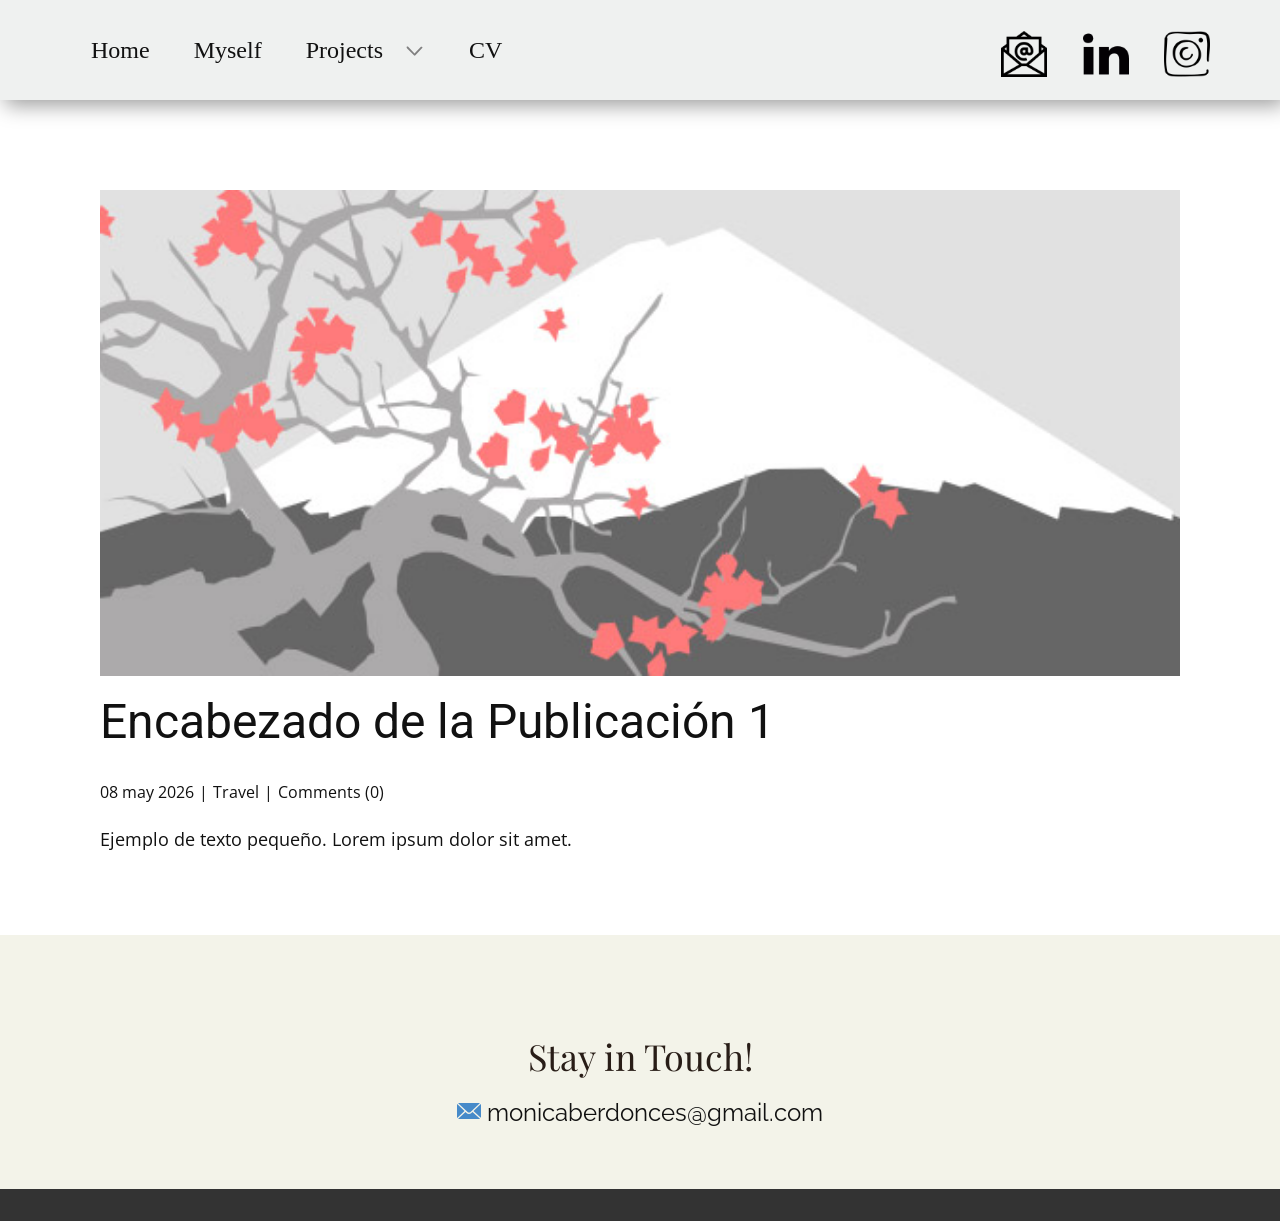
<file: blog/enviar.html>
﻿<!DOCTYPE html>
<html style="font-size: 16px;" lang="es"><head>
    <meta name="viewport" content="width=device-width, initial-scale=1.0">
    <meta charset="utf-8">
    <meta name="keywords" content="Encabezado de la Publicación 1">
    <meta name="description" content="">
    <title>Encabezado de la Publicación 1</title>
    <link rel="stylesheet" href="../nicepage.css" media="screen">
<link rel="stylesheet" href="../Post-Template.css" media="screen">
    <script class="u-script" type="text/javascript" src="../jquery.js" defer=""></script>
    <script class="u-script" type="text/javascript" src="../nicepage.js" defer=""></script>
    <meta name="generator" content="Nicepage 8.4.0, nicepage.com">
    
    
    
    
    <link id="u-page-google-font" rel="stylesheet" href="https://fonts.googleapis.com/css2?display=swap&amp;family=Roboto:ital,wght@0,100;0,200;0,300;0,400;0,500;0,600;0,700;0,800;0,900;1,100;1,200;1,300;1,400;1,500;1,600;1,700;1,800;1,900&amp;family=Open+Sans:ital,wght@0,300;0,400;0,500;0,600;0,700;0,800;1,300;1,400;1,500;1,600;1,700;1,800&amp;family=Raleway:ital,wght@0,100;0,200;0,300;0,400;0,500;0,600;0,700;0,800;0,900;1,100;1,200;1,300;1,400;1,500;1,600;1,700;1,800;1,900&amp;family=Playfair+Display:ital,wght@0,400;0,500;0,600;0,700;0,800;0,900;1,400;1,500;1,600;1,700;1,800;1,900">
    <script type="application/ld+json">{
		"@context": "http://schema.org",
		"@type": "Organization",
		"name": "",
		"sameAs": [
				"mailto:monicaberdonces@gmail.com",
				"https://www.linkedin.com/in/m%C3%B3nica-c%C3%A9spedes-berdonces-22176a174/",
				"https://www.instagram.com/_spinelli.m_/"
		]
}</script>
    <meta name="theme-color" content="#478ac9">
  <meta data-intl-tel-input-cdn-path="intlTelInput/"></head>
  <body data-path-to-root="/" data-include-products="false" class="u-body u-xl-mode" data-lang="es"><header class="u-box-shadow u-clearfix u-custom-color-8 u-header u-sticky u-sticky-3488 u-header" id="header"><div class="u-clearfix u-sheet u-valign-middle-lg u-valign-middle-md u-valign-middle-sm u-sheet-1">
        <nav class="u-align-left u-dropdown-icon u-menu u-menu-dropdown u-offcanvas u-menu-1" role="navigation" data-responsive-from="MD">
          <div class="menu-collapse u-custom-font u-font-georgia" style="font-size: 1.5rem;">
            <a class="u-button-style u-custom-border u-hamburger-link u-nav-link" href="#" tabindex="-1" aria-label="Open menu" aria-controls="4e5d">
              <svg class="u-svg-link" preserveAspectRatio="xMidYMin slice" viewBox="0 0 302 302" style=""><use xlink:href="#svg-8a8f"></use></svg>
              <svg xmlns="http://www.w3.org/2000/svg" xmlns:xlink="http://www.w3.org/1999/xlink" version="1.1" id="svg-8a8f" x="0px" y="0px" viewBox="0 0 302 302" style="enable-background:new 0 0 302 302;" xml:space="preserve" class="u-svg-content"><g><rect y="36" width="302" height="30"></rect><rect y="236" width="302" height="30"></rect><rect y="136" width="302" height="30"></rect>
</g><g></g><g></g><g></g><g></g><g></g><g></g><g></g><g></g><g></g><g></g><g></g><g></g><g></g><g></g><g></g></svg>
            </a>
          </div>
          <div class="u-custom-menu u-nav-container">
            <ul role="menubar" class="u-custom-font u-font-georgia u-nav u-unstyled u-nav-1"><li role="none" class="u-nav-item"><a role="menuitem" class="u-button-style u-nav-link u-nav-link-2" href="../index.html">Home</a>
</li><li role="none" class="u-nav-item"><a role="menuitem" class="u-button-style u-nav-link u-nav-link-2" href="../Myself.html">Myself</a>
</li><li role="none" class="u-nav-item"><a role="menuitem" class="u-button-style u-nav-link u-nav-link-2" href="../Projects.html">Projects</a><div class="u-nav-popup"><ul role="menu" class="u-custom-font u-font-raleway u-h-spacing-21 u-nav u-unstyled u-v-spacing-10 u-nav-2" aria-label="Projects menu"><li role="none" class="u-nav-item"><a tabindex="-1" role="menuitem" class="u-button-style u-color-var u-nav-link" href="../Projects.html#block-11" data-page-id="2418008076" style="--color-var: #adcce999;">kkjkj</a>
</li></ul>
</div>
</li><li role="none" class="u-nav-item"><a role="menuitem" class="u-button-style u-nav-link u-nav-link-2" href="../CV.html">CV</a>
</li></ul>
          </div>
          <div class="u-custom-menu u-nav-container-collapse" id="4e5d" role="region" aria-label="Menu panel">
            <div class="u-align-center u-black u-container-align-center u-container-style u-inner-container-layout u-opacity u-opacity-95 u-sidenav u-sidenav-1">
              <div class="u-inner-container-layout u-sidenav-overflow">
                <div class="u-menu-close" tabindex="-1" aria-label="Close menu"></div>
                <ul class="u-align-center u-nav u-popupmenu-items u-unstyled u-nav-3" role="menubar"><li role="none" class="u-nav-item"><a role="menuitem" class="u-button-style u-nav-link" href="../index.html">Home</a>
</li><li role="none" class="u-nav-item"><a role="menuitem" class="u-button-style u-nav-link" href="../Myself.html">Myself</a>
</li><li role="none" class="u-nav-item"><a role="menuitem" class="u-button-style u-nav-link" href="../Projects.html">Projects</a><div class="u-nav-popup"><ul role="menu" class="u-custom-font u-font-raleway u-h-spacing-21 u-nav u-unstyled u-v-spacing-10 u-nav-4" aria-label="Projects menu"><li role="none" class="u-nav-item"><a tabindex="-1" role="menuitem" class="u-button-style u-nav-link" href="../Projects.html#block-11" data-page-id="2418008076">kkjkj</a>
</li></ul>
</div>
</li><li role="none" class="u-nav-item"><a role="menuitem" class="u-button-style u-nav-link" href="../CV.html">CV</a>
</li></ul>
              </div>
            </div>
            <div class="u-black u-menu-overlay u-opacity u-opacity-70"></div>
          </div>
          <style class="menu-style">@media (max-width: 939px) {
                    [data-responsive-from="MD"] .u-nav-container {
                        display: none;
                    }
                    [data-responsive-from="MD"] .menu-collapse {
                        display: block;
                    }
                }</style>
        </nav>
        <div class="u-social-icons u-social-icons-1">
          <a class="u-social-url" title="Email" target="_blank" href="mailto:monicaberdonces@gmail.com"><span class="u-file-icon u-icon u-social-facebook u-social-icon u-icon-1"><img src="../images/1917716.png" alt=""></span>
          </a>
          <a class="u-social-url" title="Linkedin" target="_blank" href="https://www.linkedin.com/in/m%C3%B3nica-c%C3%A9spedes-berdonces-22176a174/"><span class="u-file-icon u-icon u-social-icon u-social-twitter u-icon-2"><img src="../images/2397.png" alt=""></span>
          </a>
          <a class="u-social-url" title="Instagram" target="_blank" href="https://www.instagram.com/_spinelli.m_/"><span class="u-file-icon u-icon u-social-icon u-social-instagram u-icon-3"><img src="../images/5618785.png" alt=""></span>
          </a>
        </div>
      </div></header>
    <section class="u-align-center u-clearfix u-section-1" id="block-2">
      <div class="u-clearfix u-sheet u-valign-middle-md u-valign-middle-sm u-valign-middle-xs u-sheet-1"><!--post_details--><!--post_details_options_json--><!--{"source":""}--><!--/post_details_options_json--><!--blog_post-->
        <div class="u-container-style u-expanded-width u-post-details u-post-details-1">
          <div class="u-container-layout u-valign-middle u-container-layout-1"><!--blog_post_image-->
            <img alt="" class="u-blog-control u-expanded-width u-image u-image-default u-image-1" src="../images/0fd3416c.jpeg"><!--/blog_post_image--><!--blog_post_header-->
            <h2 class="u-blog-control u-text u-text-1">Encabezado de la Publicación 1</h2><!--/blog_post_header--><!--blog_post_metadata-->
            <div class="u-blog-control u-metadata u-metadata-1"><!--blog_post_metadata_date--><span class="u-meta-date u-meta-icon">08 may 2026</span><!--/blog_post_metadata_date--><!--blog_post_metadata_category--><span class="u-meta-category u-meta-icon"><a href="blog.html#/blog-1///2">Travel</a></span><!--/blog_post_metadata_category--><!--blog_post_metadata_comments--><span class="u-meta-comments u-meta-icon"><!--blog_post_metadata_comments_content-->Comments (0)<!--/blog_post_metadata_comments_content--></span><!--/blog_post_metadata_comments-->
            </div><!--/blog_post_metadata--><!--blog_post_content-->
            <div class="u-align-justify u-blog-control u-post-content u-text u-text-2 fr-view">
  <p>Ejemplo de texto pequeño. Lorem ipsum dolor sit amet.</p>
  </div><!--/blog_post_content-->
          </div>
        </div><!--/blog_post--><!--/post_details-->
      </div>
    </section>
    
    
    
    
    <footer class="u-align-center u-clearfix u-container-align-center u-custom-color-11 u-footer u-footer" id="footer"><div class="u-clearfix u-sheet u-sheet-1">
        <p class="u-custom-font u-font-playfair-display u-text u-text-custom-color-6 u-text-default u-text-1">Stay in Touch!</p>
        <a href="mailto:monicaberdonces@gmail.com" class="u-active-none u-btn u-btn-rectangle u-button-style u-custom-font u-font-raleway u-hover-none u-none u-text-body-color u-btn-1"><span class="u-icon u-icon-1"><svg class="u-svg-content" viewBox="0 0 24 16" x="0px" y="0px" style="width: 1em; height: 1em;"><path fill="currentColor" d="M23.8,1.1l-7.3,6.8l7.3,6.8c0.1-0.2,0.2-0.6,0.2-0.9V2C24,1.7,23.9,1.4,23.8,1.1z M21.8,0H2.2
	c-0.4,0-0.7,0.1-1,0.2L10.6,9c0.8,0.8,2.2,0.8,3,0l9.2-8.7C22.6,0.1,22.2,0,21.8,0z M0.2,1.1C0.1,1.4,0,1.7,0,2V14
	c0,0.3,0.1,0.6,0.2,0.9l7.3-6.8L0.2,1.1z M15.5,9l-1.1,1c-1.3,1.2-3.6,1.2-4.9,0l-1-1l-7.3,6.8c0.2,0.1,0.6,0.2,1,0.2H22
	c0.4,0,0.6-0.1,1-0.2L15.5,9z"></path></svg></span>&nbsp;monicaberdonces@gmail.com
        </a>
      </div></footer>
    <section class="u-backlink u-clearfix u-grey-80"></section>
  
</body></html>
</file>
